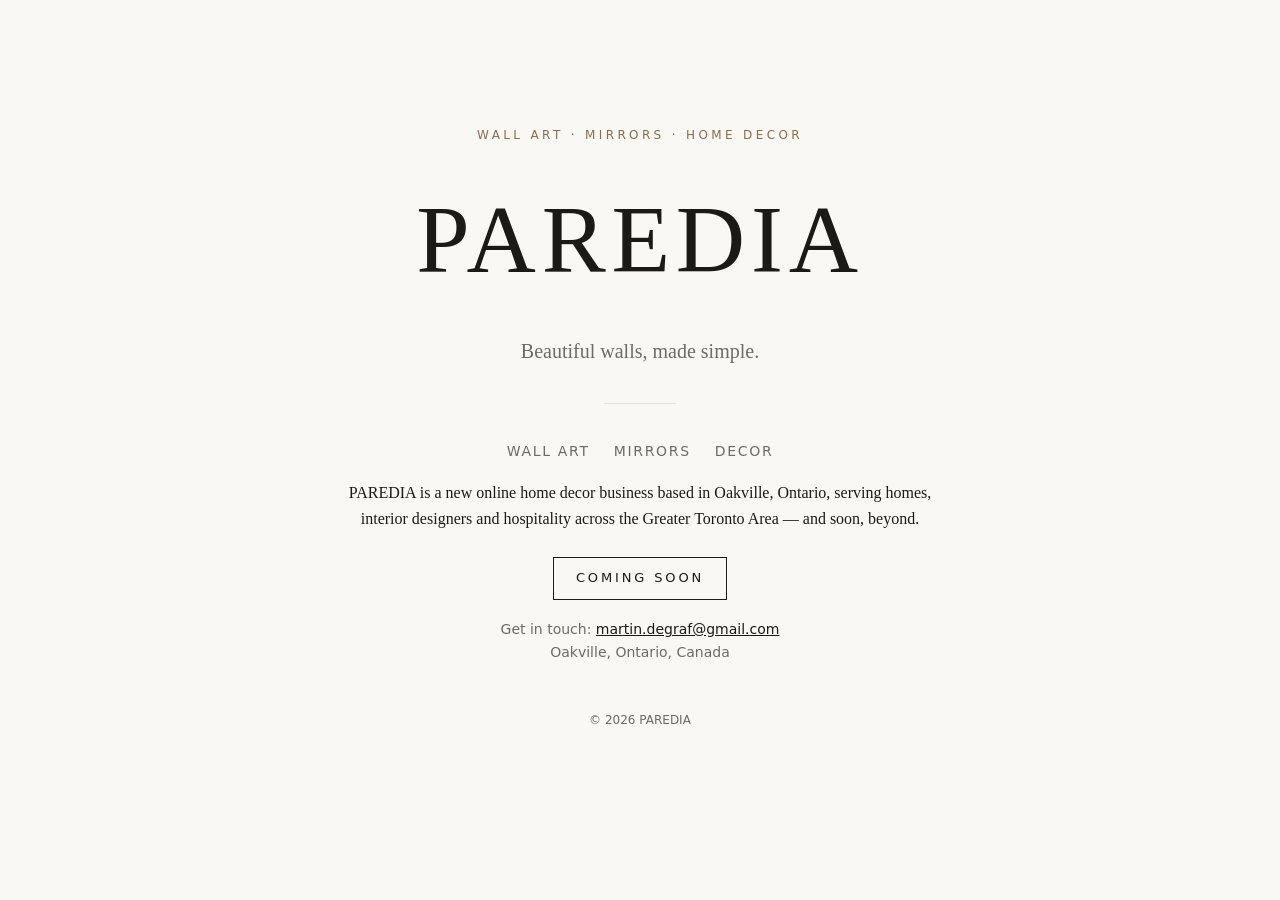
<file: paredia/index.html>
<!DOCTYPE html>
<html lang="en">
<head>
<meta charset="utf-8">
<meta name="viewport" content="width=device-width, initial-scale=1">
<title>PAREDIA — Wall Art, Mirrors &amp; Home Decor</title>
<meta name="description" content="PAREDIA is a new online home decor business based in Oakville, Ontario — wall art, mirrors and decor for homes, designers and hospitality. Coming soon.">
<style>
  :root { --ink:#1c1a17; --muted:#6f6a63; --line:#e6e1da; --accent:#8a6d4b; }
  * { box-sizing:border-box; margin:0; padding:0; }
  body { font-family:Georgia,'Times New Roman',serif; color:var(--ink); background:#faf8f5; line-height:1.6; }
  main { max-width:640px; margin:0 auto; padding:12vh 24px 8vh; text-align:center; }
  .eyebrow { font-family:system-ui,sans-serif; font-size:12px; letter-spacing:.28em; text-transform:uppercase; color:var(--accent); }
  h1 { font-size:clamp(56px,14vw,96px); font-weight:400; letter-spacing:.06em; margin:18px 0 8px; }
  .tagline { font-size:20px; color:var(--muted); }
  hr { border:none; border-top:1px solid var(--line); margin:36px auto; width:72px; }
  .cols { display:flex; gap:24px; justify-content:center; flex-wrap:wrap; font-family:system-ui,sans-serif; font-size:14px; letter-spacing:.12em; text-transform:uppercase; color:var(--muted); }
  p { margin:18px 0; }
  .soon { font-family:system-ui,sans-serif; display:inline-block; border:1px solid var(--ink); padding:10px 22px; font-size:13px; letter-spacing:.22em; text-transform:uppercase; margin-top:8px; }
  .contact { font-family:system-ui,sans-serif; font-size:14px; color:var(--muted); }
  .contact a { color:var(--ink); }
  footer { font-family:system-ui,sans-serif; font-size:12px; color:var(--muted); margin-top:48px; }
</style>
</head>
<body>
<main>
  <p class="eyebrow">Wall art &middot; Mirrors &middot; Home decor</p>
  <h1>PAREDIA</h1>
  <p class="tagline">Beautiful walls, made simple.</p>
  <hr>
  <div class="cols"><span>Wall Art</span><span>Mirrors</span><span>Decor</span></div>
  <p>PAREDIA is a new online home decor business based in Oakville, Ontario, serving homes, interior designers and hospitality across the Greater Toronto Area &mdash; and soon, beyond.</p>
  <p><span class="soon">Coming soon</span></p>
  <p class="contact">Get in touch: <a href="mailto:martin.degraf@gmail.com">martin.degraf@gmail.com</a><br>Oakville, Ontario, Canada</p>
  <footer>&copy; 2026 PAREDIA</footer>
</main>
</body>
</html>
</file>
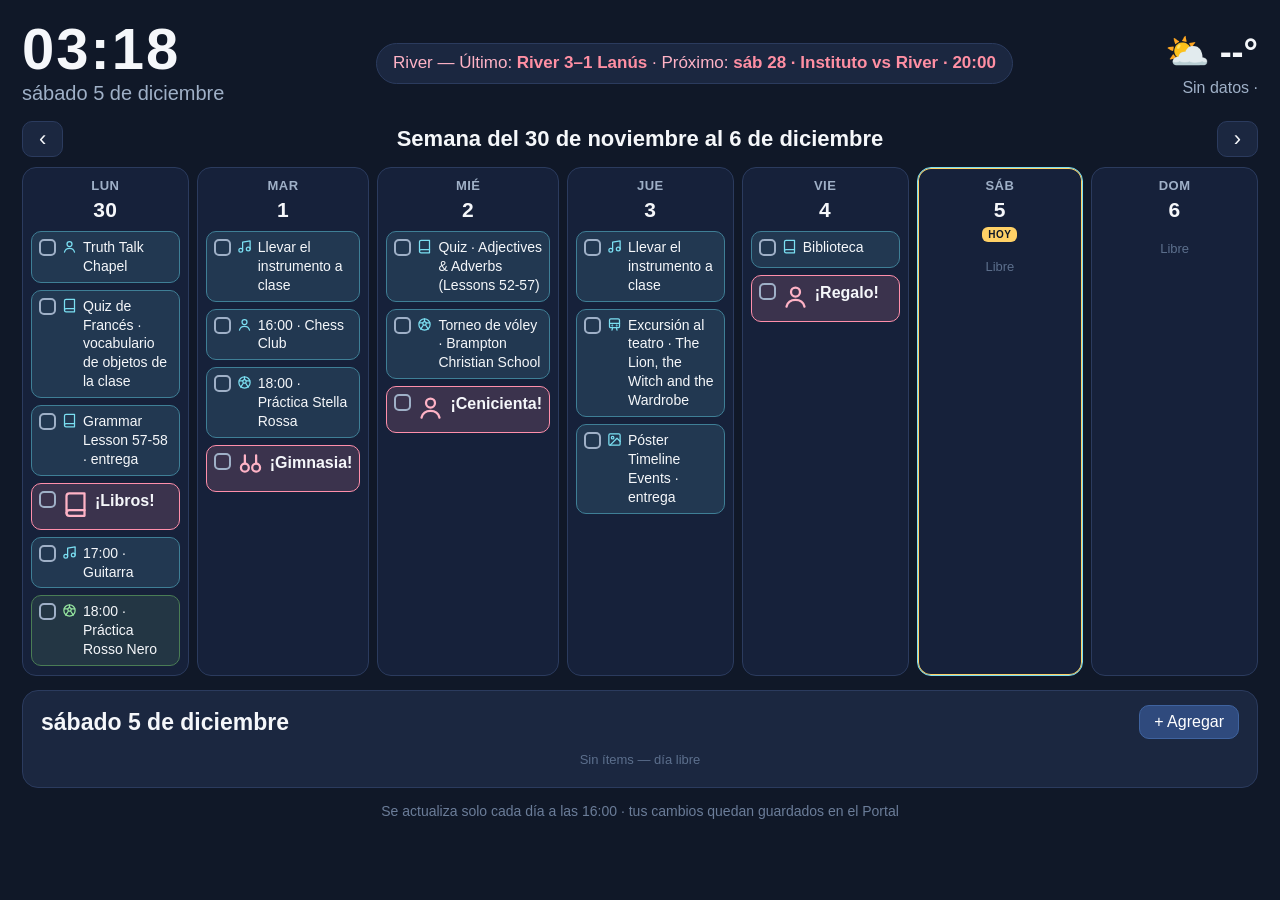
<file: tablon/index.html>
<!DOCTYPE html>
<html lang="es">
<head>
<meta charset="utf-8">
<meta name="viewport" content="width=device-width, initial-scale=1">
<title>Semana</title>
<style>
  * { box-sizing: border-box; margin: 0; padding: 0; }
  html, body { height: 100%; }
  body {
    background: #101828; color: #f5f7fa;
    font-family: -apple-system, "Segoe UI", Roboto, Helvetica, Arial, sans-serif;
    padding: 20px 22px; line-height: 1.35;
    display: flex; flex-direction: column; min-height: 100vh;
  }
  .hd { display: flex; justify-content: space-between; align-items: center; gap: 14px; flex-wrap: wrap; margin-bottom: 12px; }
  .reloj { font-size: 58px; font-weight: 800; letter-spacing: 2px; line-height: 1; }
  .fecha { font-size: 20px; color: #9fb0c7; margin-top: 2px; }
  .riverpill { background: #1b2740; border: 1px solid #2b3b5e; border-radius: 999px; padding: 8px 16px; font-size: 17px; color: #ffb3c6; }
  .riverpill b { color: #ff8fa3; }
  .wx { text-align: right; }
  .wx .t { font-size: 36px; font-weight: 800; }
  .wx .d { font-size: 16px; color: #9fb0c7; }
  .wkbar { display: flex; justify-content: space-between; align-items: center; margin: 2px 0 10px; }
  .wkbar .lbl { font-size: 22px; font-weight: 700; }
  .nav { background: #1b2740; color: #f5f7fa; border: 1px solid #2b3b5e; border-radius: 10px; font-size: 22px; padding: 4px 16px; cursor: pointer; }
  .grid { display: grid; grid-template-columns: repeat(7, 1fr); gap: 8px; }
  .col { background: #16213a; border: 1px solid #2b3b5e; border-radius: 14px; padding: 9px 8px; min-height: 190px; cursor: pointer; }
  .col.today { border-color: #ffd166; box-shadow: 0 0 0 1px #ffd166 inset; }
  .col.sel { border-color: #7bdff2; }
  .col h3 { font-size: 13px; color: #9fb0c7; text-align: center; letter-spacing: .5px; }
  .col h3 b { display: block; font-size: 21px; color: #f5f7fa; margin-top: 1px; }
  .hoy { display: inline-block; background: #ffd166; color: #101828; font-size: 10px; font-weight: 800; border-radius: 6px; padding: 1px 6px; margin-top: 3px; }
  .it { display: flex; gap: 6px; align-items: flex-start; border-radius: 10px; padding: 6px 7px; margin-top: 7px; border: 1px solid; font-size: 14px; }
  .it svg { flex: 0 0 auto; margin-top: 1px; }
  .it.emilia { background: rgba(255,143,171,.16); border-color: #ff8fab; }
  .it.luca { background: rgba(123,223,242,.12); border-color: #3f7f96; }
  .it.familia { background: rgba(150,230,160,.10); border-color: #4a7d55; }
  .it.emilia .cap { font-size: 16px; font-weight: 700; }
  .box { flex: 0 0 auto; width: 17px; height: 17px; border: 2px solid #9fb0c7; border-radius: 5px; display: inline-flex; align-items: center; justify-content: center; margin-top: 1px; background: transparent; cursor: pointer; }
  .box.on { background: #57cc6e; border-color: #57cc6e; color: #fff; }
  .done { opacity: .5; }
  .done .txt { text-decoration: line-through; }
  .libre { color: #5c6f8c; font-size: 13px; text-align: center; margin-top: 16px; }
  .dd { margin-top: 14px; background: #1b2740; border: 1px solid #2b3b5e; border-radius: 16px; padding: 14px 18px; }
  .dd h2 { font-size: 23px; display: flex; justify-content: space-between; align-items: center; }
  .add { background: #2f4a7d; color: #fff; border: 1px solid #3f639f; border-radius: 10px; padding: 7px 14px; font-size: 16px; cursor: pointer; }
  .row { display: flex; align-items: center; gap: 12px; padding: 11px 2px; border-top: 1px solid #2b3b5e; }
  .row .box { width: 27px; height: 27px; border-radius: 7px; }
  .row .txt { font-size: 20px; flex: 1; }
  .row .sub { display: block; font-size: 14px; color: #9fb0c7; }
  .mv { background: transparent; color: #7bdff2; border: 1px solid #3f7f96; border-radius: 9px; padding: 6px 11px; font-size: 14px; cursor: pointer; white-space: nowrap; }
  .del { background: transparent; color: #ff8fa3; border: 1px solid #7d4453; border-radius: 9px; padding: 6px 10px; font-size: 14px; cursor: pointer; }
  .pick { display: flex; gap: 7px; flex-wrap: wrap; padding: 2px 2px 12px 51px; }
  .chip { background: #2f4a7d; color: #fff; border: 1px solid #3f639f; border-radius: 999px; padding: 6px 13px; font-size: 15px; cursor: pointer; }
  .who { font-size: 11px; font-weight: 700; letter-spacing: .4px; padding: 3px 8px; border-radius: 6px; white-space: nowrap; }
  .who.emilia { background: #ff8fab; color: #3a1020; }
  .who.luca { background: #7bdff2; color: #0d2b36; }
  .who.familia { background: #96e6a0; color: #12351a; }
  .form { border-top: 1px solid #2b3b5e; padding-top: 12px; margin-top: 4px; }
  .form input[type=text] { width: 100%; background: #101828; color: #f5f7fa; border: 1px solid #2b3b5e; border-radius: 10px; font-size: 19px; padding: 10px 12px; }
  .frow { display: flex; gap: 7px; flex-wrap: wrap; margin-top: 10px; align-items: center; }
  .frow .lbl2 { font-size: 14px; color: #9fb0c7; margin-right: 2px; }
  .wchip { border: 1px solid #2b3b5e; background: #16213a; color: #f5f7fa; border-radius: 999px; padding: 6px 13px; font-size: 15px; cursor: pointer; }
  .wchip.on-emilia { background: #ff8fab; color: #3a1020; border-color: #ff8fab; }
  .wchip.on-luca { background: #7bdff2; color: #0d2b36; border-color: #7bdff2; }
  .wchip.on-familia { background: #96e6a0; color: #12351a; border-color: #96e6a0; }
  .ichip { border: 1px solid #2b3b5e; background: #16213a; color: #f5f7fa; border-radius: 10px; padding: 6px 8px; cursor: pointer; }
  .ichip.on { border-color: #ffd166; background: #2b3b5e; }
  svg.ic { stroke: currentColor; fill: none; stroke-width: 2; stroke-linecap: round; stroke-linejoin: round; }
  footer { text-align: center; color: #6b7d99; font-size: 14px; margin-top: 14px; }
</style>
</head>
<body>
  <div class="hd">
    <div>
      <div class="reloj" id="reloj">--:--</div>
      <div class="fecha" id="fecha"></div>
    </div>
    <div class="riverpill" id="river"></div>
    <div class="wx">
      <div class="t"><span id="w-icon">⛅</span> <span id="w-temp">--°</span></div>
      <div class="d"><span id="w-desc">Cargando…</span> · <span id="w-range"></span></div>
    </div>
  </div>

  <div class="wkbar">
    <button class="nav" id="prev">‹</button>
    <div class="lbl" id="wklabel"></div>
    <button class="nav" id="next">›</button>
  </div>

  <div class="grid" id="grid"></div>
  <div class="dd" id="dd"></div>

  <footer>Se actualiza solo cada día a las 16:00 · tus cambios quedan guardados en el Portal</footer>

<script>
var GENERATED = "2026-11-27T15:59:59";
var DATA = {"items": [{"d": "2026-11-27", "w": "luca", "i": "book", "t": "Biblioteca"}, {"d": "2026-11-27", "w": "luca", "i": "book", "t": "Grammar Lessons 55-56 · entrega"}, {"d": "2026-11-27", "w": "luca", "i": "book", "t": "WOW words · entrega"}, {"d": "2026-11-27", "w": "luca", "i": "book", "t": "Ficha de datos del planeta · entrega", "u": "Diámetro y distancia al Sol"}, {"d": "2026-11-28", "w": "familia", "i": "ball", "t": "20:00 · Instituto vs River", "u": "Cuartos, Torneo Clausura · Córdoba"}, {"d": "2026-11-30", "w": "luca", "i": "people", "t": "Truth Talk Chapel"}, {"d": "2026-11-30", "w": "luca", "i": "book", "t": "Quiz de Francés · vocabulario de objetos de la clase"}, {"d": "2026-11-30", "w": "luca", "i": "book", "t": "Grammar Lesson 57-58 · entrega"}, {"d": "2026-11-30", "w": "luca", "i": "music", "t": "17:00 · Guitarra"}, {"d": "2026-11-30", "w": "familia", "i": "ball", "t": "18:00 · Práctica Rosso Nero"}, {"d": "2026-11-30", "w": "emilia", "i": "book", "s": "¡Libros!", "t": "Read-at-Home Challenge · completar la tabla"}, {"d": "2026-12-01", "w": "luca", "i": "music", "t": "Llevar el instrumento a clase"}, {"d": "2026-12-01", "w": "luca", "i": "people", "t": "16:00 · Chess Club", "u": "Salón de Mr. Sam"}, {"d": "2026-12-01", "w": "luca", "i": "ball", "t": "18:00 · Práctica Stella Rossa"}, {"d": "2026-12-01", "w": "emilia", "i": "rings", "s": "¡Gimnasia!", "t": "18:00 · Gimnasia (Glen Abbey)"}, {"d": "2026-12-02", "w": "luca", "i": "book", "t": "Quiz · Adjectives & Adverbs (Lessons 52-57)"}, {"d": "2026-12-02", "w": "luca", "i": "ball", "t": "Torneo de vóley · Brampton Christian School"}, {"d": "2026-12-02", "w": "emilia", "i": "people", "s": "¡Cenicienta!", "t": "19:00 · Cenicienta en Hamilton"}, {"d": "2026-12-03", "w": "luca", "i": "music", "t": "Llevar el instrumento a clase"}, {"d": "2026-12-03", "w": "luca", "i": "bus", "t": "Excursión al teatro · The Lion, the Witch and the Wardrobe"}, {"d": "2026-12-03", "w": "luca", "i": "image", "t": "Póster Timeline Events · entrega"}, {"d": "2026-12-04", "w": "luca", "i": "book", "t": "Biblioteca"}, {"d": "2026-12-04", "w": "emilia", "i": "people", "s": "¡Regalo!", "t": "Toy Drive · llevar un juguete nuevo", "u": "Hasta el 4-dic · de 0 a 12 años"}], "river": {"last": "River 3–1 Lanús", "next": "sáb 28 · Instituto vs River · 20:00"}};

var ICONS = {
  leaf: '<path d="M5 19C5 9 13 4 20 4c0 7-5 15-15 15Zm0 0c3-6 7-10 11-12"/>',
  camera: '<rect x="3" y="7" width="18" height="13" rx="2"/><circle cx="12" cy="13" r="3.5"/><path d="M8 7l1.5-2.5h5L16 7"/>',
  barn: '<path d="M3 21V11l9-7 9 7v10"/><path d="M10 21v-6h4v6"/>',
  music: '<path d="M9 18V5l12-2v13"/><circle cx="6" cy="18" r="3"/><circle cx="18" cy="16" r="3"/>',
  book: '<path d="M4 19.5A2.5 2.5 0 0 1 6.5 17H20V2H6.5A2.5 2.5 0 0 0 4 4.5v15z"/><path d="M4 19.5A2.5 2.5 0 0 0 6.5 22H20v-5"/>',
  ball: '<circle cx="12" cy="12" r="9"/><path d="M12 7l3 2.2-1.1 3.6h-3.8L9 9.2zM12 3v4M20.5 9.5 15 9.2M18 19.5l-4.2-6.7M6 19.5l4.2-6.7M3.5 9.5 9 9.2"/>',
  people: '<circle cx="12" cy="8" r="4"/><path d="M4 21c1-4 4-6 8-6s7 2 8 6"/>',
  rings: '<path d="M7 2v7M17 2v7"/><circle cx="7" cy="13" r="3.5"/><circle cx="17" cy="13" r="3.5"/>',
  image: '<rect x="3" y="3" width="18" height="18" rx="2"/><circle cx="9" cy="9" r="2"/><path d="M21 15l-5-5L5 21"/>',
  shirt: '<path d="M4 5l5-2.5C9.7 3.6 10.8 4 12 4s2.3-.4 3-1.5L20 5l-2 4.5L16 8v12H8V8L6 9.5z"/>',
  note: '<path d="M5 4h14M5 9h14M5 14h9"/>',
  bus: '<rect x="4" y="3" width="16" height="14" rx="2"/><path d="M4 10h16"/><path d="M8 21l1-4M16 21l-1-4"/><circle cx="8.5" cy="13.5" r=".5"/><circle cx="15.5" cy="13.5" r=".5"/>',
  check: '<path d="M4 12.5l5 5L20 6.5"/>'
};
function ic(n, s) { return '<svg class="ic" width="' + s + '" height="' + s + '" viewBox="0 0 24 24">' + (ICONS[n] || ICONS.note) + '</svg>'; }

var DOW = ['domingo','lunes','martes','miércoles','jueves','viernes','sábado'];
var DOWS = ['DOM','LUN','MAR','MIÉ','JUE','VIE','SÁB'];
var MON = ['enero','febrero','marzo','abril','mayo','junio','julio','agosto','septiembre','octubre','noviembre','diciembre'];
var WHO_LBL = { emilia: 'EMILIA', luca: 'LUCA', familia: 'FAMILIA' };
var WHO_CLR = { emilia: '#ffb3c6', luca: '#7bdff2', familia: '#96e6a0' };

function pad(n) { return String(n).padStart(2, '0'); }
function isoOf(dt) { return dt.getFullYear() + '-' + pad(dt.getMonth() + 1) + '-' + pad(dt.getDate()); }
function parseISO(s) { var p = s.split('-'); return new Date(+p[0], +p[1] - 1, +p[2]); }
function mondayOf(dt) { var x = new Date(dt.getFullYear(), dt.getMonth(), dt.getDate()); var dow = (x.getDay() + 6) % 7; x.setDate(x.getDate() - dow); return x; }
function slug(s) { return s.toLowerCase().normalize('NFD').replace(/[̀-ͯ]/g, '').replace(/[^a-z0-9]+/g, '-').replace(/^-+|-+$/g, '').slice(0, 48); }

/* ---------- estado del usuario (persiste en el Portal) ---------- */
var LS = 'semana-v1';
var store = { done: {}, moves: {}, added: [], sel: null };
try {
  var raw = localStorage.getItem(LS);
  if (raw) { var p = JSON.parse(raw); if (p && typeof p === 'object') { store.done = p.done || {}; store.moves = p.moves || {}; store.added = p.added || []; store.sel = p.sel || null; } }
} catch (e) {}
function persist() { try { localStorage.setItem(LS, JSON.stringify(store)); } catch (e) {} }

/* ---------- ítems efectivos (base + cambios) ---------- */
(function assignIds() {
  var seen = {};
  DATA.items.forEach(function (it) {
    var base = it.w + '|' + it.d + '|' + slug(it.t);
    seen[base] = (seen[base] || 0) + 1;
    it.id = seen[base] > 1 ? base + '#' + seen[base] : base;
  });
})();
function effItems() {
  var out = [];
  DATA.items.forEach(function (it) {
    var d = store.moves[it.id] || it.d;
    out.push({ id: it.id, d: d, w: it.w, i: it.i, s: it.s || '', t: it.t, u: it.u || '', own: false });
  });
  store.added.forEach(function (a) { out.push({ id: a.id, d: a.d, w: a.w, i: a.i, s: a.s || '', t: a.t, u: '', own: true }); });
  return out;
}
function sortKey(it) {
  var m = /^(\d{1,2}):(\d{2})/.exec(it.t);
  return m ? (+m[1]) * 60 + (+m[2]) : -1;
}
function byDay(items) {
  var map = {};
  items.forEach(function (it) { (map[it.d] = map[it.d] || []).push(it); });
  Object.keys(map).forEach(function (k) { map[k].sort(function (a, b) { return sortKey(a) - sortKey(b); }); });
  return map;
}

/* ---------- vista ---------- */
var weekOffset = 0;
var pickId = null;
var formOpen = false, formWho = 'familia', formIcon = 'note';

function dispMonday() { var m = mondayOf(new Date()); m.setDate(m.getDate() + weekOffset * 7); return m; }
function weekDays(mon) { var out = []; for (var i = 0; i < 7; i++) { var d = new Date(mon); d.setDate(mon.getDate() + i); out.push(d); } return out; }
function selDay() { return store.sel || isoOf(new Date()); }

function boxHTML(id, sz) {
  var on = !!store.done[id];
  return '<span class="box' + (on ? ' on' : '') + '"' + (sz ? ' style="width:' + sz + 'px;height:' + sz + 'px"' : '') + '>' + (on ? ic('check', sz ? 16 : 11) : '') + '</span>';
}

function render() {
  var items = effItems();
  var map = byDay(items);
  var mon = dispMonday();
  var days = weekDays(mon);
  var todayISO = isoOf(new Date());
  var sel = selDay();

  var sun = days[6];
  document.getElementById('wklabel').textContent = (mon.getMonth() === sun.getMonth())
    ? 'Semana del ' + mon.getDate() + ' al ' + sun.getDate() + ' de ' + MON[mon.getMonth()]
    : 'Semana del ' + mon.getDate() + ' de ' + MON[mon.getMonth()] + ' al ' + sun.getDate() + ' de ' + MON[sun.getMonth()];

  var g = '';
  days.forEach(function (dt) {
    var iso = isoOf(dt);
    g += '<div class="col' + (iso === todayISO ? ' today' : '') + (iso === sel ? ' sel' : '') + '" data-day="' + iso + '"><h3>' + DOWS[dt.getDay()] + '<b>' + dt.getDate() + '</b>' + (iso === todayISO ? '<span class="hoy">HOY</span>' : '') + '</h3>';
    var list = map[iso] || [];
    if (!list.length) g += '<div class="libre">Libre</div>';
    list.forEach(function (it) {
      var on = !!store.done[it.id];
      if (it.w === 'emilia') {
        g += '<div class="it emilia' + (on ? ' done' : '') + '"><span data-act="toggle" data-id="' + it.id + '">' + boxHTML(it.id) + '</span><span style="color:#ffb3c6">' + ic(it.i, 27) + '</span><span class="txt cap">' + (it.s || it.t) + '</span></div>';
      } else {
        g += '<div class="it ' + it.w + (on ? ' done' : '') + '"><span data-act="toggle" data-id="' + it.id + '">' + boxHTML(it.id) + '</span><span style="color:' + WHO_CLR[it.w] + '">' + ic(it.i, 15) + '</span><span class="txt">' + it.t + '</span></div>';
      }
    });
    g += '</div>';
  });
  document.getElementById('grid').innerHTML = g;

  /* drill-down del día elegido */
  var sdt = parseISO(sel);
  var h = '<h2>' + DOW[sdt.getDay()] + ' ' + sdt.getDate() + ' de ' + MON[sdt.getMonth()] + '<button class="add" data-act="add">+ Agregar</button></h2>';
  var list = map[sel] || [];
  if (!list.length) h += '<div class="libre" style="margin:12px 0 4px">Sin ítems — día libre</div>';
  list.forEach(function (it) {
    var on = !!store.done[it.id];
    h += '<div class="row' + (on ? ' done' : '') + '"><span data-act="toggle" data-id="' + it.id + '" style="cursor:pointer">' + boxHTML(it.id, 27) + '</span>';
    if (it.w === 'emilia') h += '<span style="color:#ffb3c6">' + ic(it.i, 42) + '</span>';
    else h += '<span style="color:' + WHO_CLR[it.w] + '">' + ic(it.i, 26) + '</span>';
    h += '<span class="txt">' + it.t + (it.u ? '<span class="sub">' + it.u + '</span>' : '') + '</span><span class="who ' + it.w + '">' + WHO_LBL[it.w] + '</span>';
    h += '<button class="mv" data-act="pick" data-id="' + it.id + '">Mover</button>';
    if (it.own) h += '<button class="del" data-act="del" data-id="' + it.id + '">✕</button>';
    h += '</div>';
    if (pickId === it.id) {
      var mon2 = mondayOf(sdt);
      h += '<div class="pick">';
      weekDays(mon2).forEach(function (dt2) {
        var iso2 = isoOf(dt2);
        if (iso2 !== sel) h += '<span class="chip" data-act="move" data-id="' + it.id + '" data-to="' + iso2 + '">' + DOWS[dt2.getDay()] + ' ' + dt2.getDate() + '</span>';
      });
      h += '</div>';
    }
  });
  if (formOpen) {
    h += '<div class="form"><input type="text" id="f-text" placeholder="¿Qué hay que recordar?">';
    h += '<div class="frow"><span class="lbl2">Para:</span>';
    ['emilia', 'luca', 'familia'].forEach(function (w) {
      h += '<span class="wchip' + (formWho === w ? ' on-' + w : '') + '" data-act="fwho" data-w="' + w + '">' + WHO_LBL[w] + '</span>';
    });
    h += '</div><div class="frow"><span class="lbl2">Dibujo:</span>';
    Object.keys(ICONS).forEach(function (k) {
      if (k === 'check') return;
      h += '<span class="ichip' + (formIcon === k ? ' on' : '') + '" data-act="ficon" data-i="' + k + '">' + ic(k, 20) + '</span>';
    });
    h += '</div><div class="frow"><button class="add" data-act="save">Guardar</button><button class="mv" data-act="cancel">Cancelar</button></div></div>';
  }
  document.getElementById('dd').innerHTML = h;
}

/* ---------- acciones ---------- */
document.addEventListener('click', function (ev) {
  var el = ev.target;
  while (el && !el.getAttribute('data-act') && !el.getAttribute('data-day')) el = el.parentElement;
  if (!el) return;
  var act = el.getAttribute('data-act');
  var day = el.getAttribute('data-day');
  if (day && !act) { store.sel = day; pickId = null; persist(); render(); return; }
  if (!act) return;
  var id = el.getAttribute('data-id');
  if (act === 'toggle') {
    if (store.done[id]) delete store.done[id]; else store.done[id] = true;
    persist(); render();
  } else if (act === 'pick') {
    pickId = (pickId === id ? null : id); render();
  } else if (act === 'move') {
    var to = el.getAttribute('data-to');
    var found = false;
    for (var i = 0; i < store.added.length; i++) if (store.added[i].id === id) { store.added[i].d = to; found = true; }
    if (!found) store.moves[id] = to;
    store.sel = to; pickId = null; persist(); render();
  } else if (act === 'del') {
    store.added = store.added.filter(function (a) { return a.id !== id; });
    delete store.done[id]; persist(); render();
  } else if (act === 'add') {
    formOpen = true; render();
    var inp = document.getElementById('f-text'); if (inp) inp.focus();
  } else if (act === 'cancel') {
    formOpen = false; render();
  } else if (act === 'fwho') {
    formWho = el.getAttribute('data-w'); render();
    var inp2 = document.getElementById('f-text'); if (inp2) inp2.focus();
  } else if (act === 'ficon') {
    formIcon = el.getAttribute('data-i'); render();
  } else if (act === 'save') {
    var inp3 = document.getElementById('f-text');
    var txt = inp3 ? inp3.value.trim() : '';
    if (txt) {
      store.added.push({ id: 'u' + Date.now(), d: selDay(), w: formWho, i: formIcon, s: '', t: txt });
      persist();
    }
    formOpen = false; render();
  }
});
document.getElementById('prev').addEventListener('click', function () { weekOffset--; render(); });
document.getElementById('next').addEventListener('click', function () { weekOffset++; render(); });

/* ---------- encabezado: fecha, River, reloj, clima ---------- */
(function head() {
  var now = new Date();
  document.getElementById('fecha').textContent = DOW[now.getDay()] + ' ' + now.getDate() + ' de ' + MON[now.getMonth()];
  if (DATA.river) document.getElementById('river').innerHTML = 'River — Último: <b>' + DATA.river.last + '</b> · Próximo: <b>' + DATA.river.next + '</b>';
})();
function tick() { try { var d = new Date(); document.getElementById('reloj').textContent = pad(d.getHours()) + ':' + pad(d.getMinutes()); } catch (e) {} }
tick(); setInterval(tick, 15000);
function clima() {
  fetch('https://api.open-meteo.com/v1/forecast?latitude=43.45&longitude=-79.68&current=temperature_2m,weather_code&daily=temperature_2m_max,temperature_2m_min&timezone=America%2FToronto&forecast_days=1')
    .then(function (r) { return r.json(); })
    .then(function (d) {
      var map = { 0: ['☀️', 'Despejado'], 1: ['🌤️', 'Mayormente despejado'], 2: ['⛅', 'Parcialmente nublado'], 3: ['☁️', 'Nublado'], 45: ['🌫️', 'Niebla'], 48: ['🌫️', 'Niebla'], 51: ['🌦️', 'Llovizna'], 53: ['🌦️', 'Llovizna'], 55: ['🌦️', 'Llovizna'], 61: ['🌧️', 'Lluvia'], 63: ['🌧️', 'Lluvia'], 65: ['🌧️', 'Lluvia fuerte'], 71: ['🌨️', 'Nieve'], 73: ['🌨️', 'Nieve'], 75: ['❄️', 'Nieve fuerte'], 80: ['🌦️', 'Chaparrones'], 81: ['🌦️', 'Chaparrones'], 82: ['🌧️', 'Chaparrones fuertes'], 95: ['⛈️', 'Tormenta'] };
      var m = map[d.current.weather_code] || ['🌡️', ''];
      document.getElementById('w-icon').textContent = m[0];
      document.getElementById('w-temp').textContent = Math.round(d.current.temperature_2m) + '°C';
      document.getElementById('w-desc').textContent = m[1];
      document.getElementById('w-range').textContent = 'Máx ' + Math.round(d.daily.temperature_2m_max[0]) + '° · Mín ' + Math.round(d.daily.temperature_2m_min[0]) + '°';
    })
    .catch(function () { document.getElementById('w-desc').textContent = 'Sin datos'; });
}
clima(); setInterval(clima, 600000);

/* ---------- auto-actualización cuando el cron publica datos nuevos ---------- */
setInterval(function () {
  fetch(location.href, { cache: 'no-store' }).then(function (r) { return r.text(); }).then(function (tx) {
    var m = tx.match(/var GENERATED = "([^"]+)"/);
    if (m && m[1] !== GENERATED) location.reload();
  }).catch(function () {});
}, 600000);

if (!store.sel) { store.sel = isoOf(new Date()); persist(); }
render();
</script>
</body>
</html>
</file>
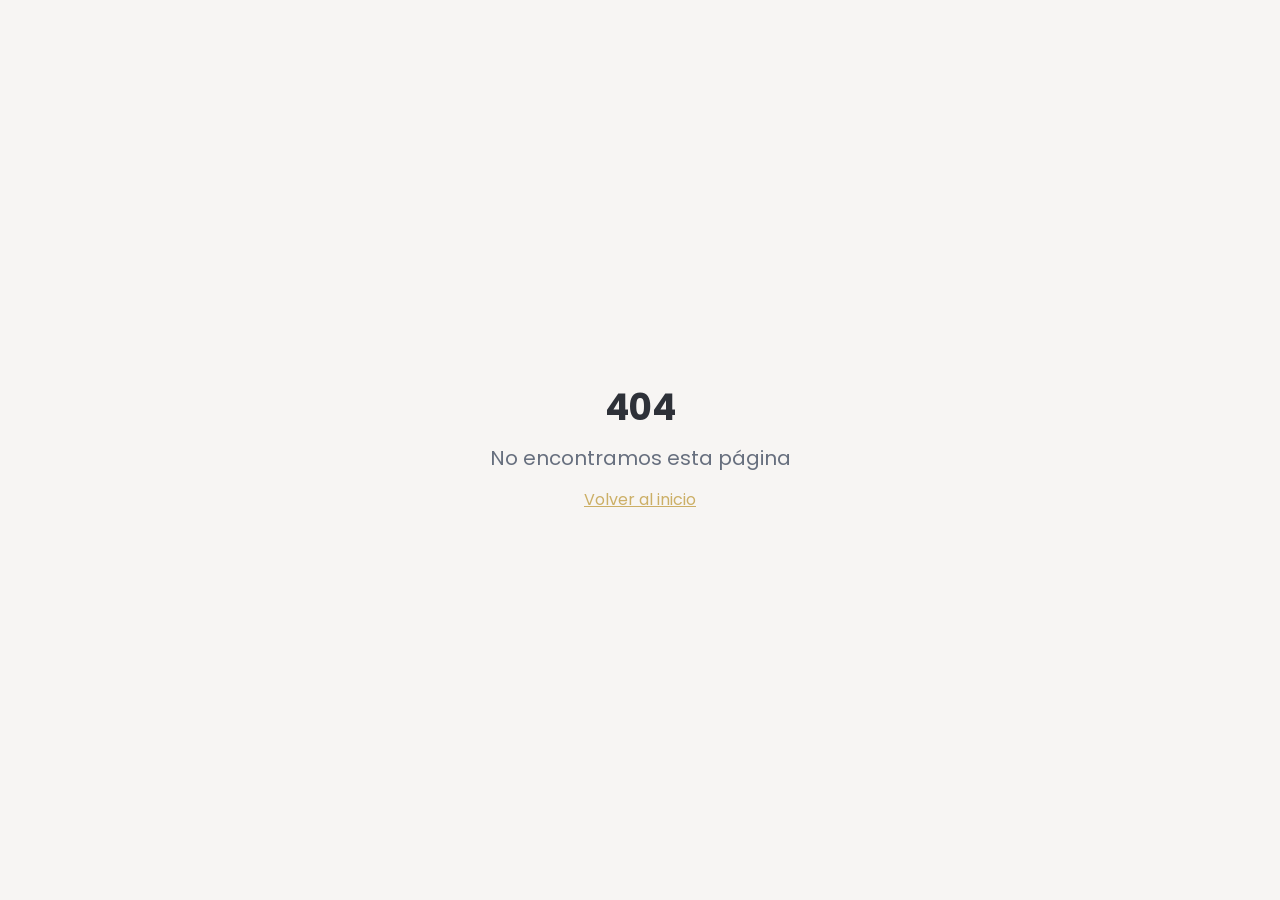
<file: centro-capilar-sitio/mantenimiento-protesis-capilares-belgrano/index.html>
<!doctype html>
<html lang="es-AR">
  <head>
    <meta charset="UTF-8" />
    <meta name="viewport" content="width=device-width, initial-scale=1.0, maximum-scale=5.0" />
    <meta name="theme-color" content="#C9A962" />
    <meta name="apple-mobile-web-app-capable" content="yes" />
    <meta name="apple-mobile-web-app-status-bar-style" content="default" />
    <meta name="format-detection" content="telephone=no" />

    <!-- Google Tag Manager -->
    <script>(function(w,d,s,l,i){w[l]=w[l]||[];w[l].push({'gtm.start':
    new Date().getTime(),event:'gtm.js'});var f=d.getElementsByTagName(s)[0],
    j=d.createElement(s),dl=l!='dataLayer'?'&l='+l:'';j.async=true;j.src=
    'https://www.googletagmanager.com/gtm.js?id='+i+dl;f.parentNode.insertBefore(j,f);
    })(window,document,'script','dataLayer','GTM-5RJ393BG');</script>
    <!-- End Google Tag Manager -->

    <!-- Page metadata is rendered from React during the production build. -->

    <!-- Google tag (gtag.js) -->
    <script async src="https://www.googletagmanager.com/gtag/js?id=G-G3WGCE67SE"></script>
    <script>
      window.dataLayer = window.dataLayer || [];
      function gtag(){dataLayer.push(arguments);}
      gtag('js', new Date());
      gtag('config', 'G-G3WGCE67SE');
      gtag('config', 'AW-16725993690');
    </script>

    <script type="module" crossorigin src="/centro-capilar-sitio/assets/index-BfVuCqCd.js"></script>
    <link rel="stylesheet" crossorigin href="/centro-capilar-sitio/assets/index-BpMNy049.css">
  <title data-rh="true">Mantenimiento de Prótesis Capilares en Belgrano | CABA</title>
<meta data-rh="true" name="description" content="Mantenimiento de prótesis capilares en Belgrano, CABA. Consulta sobre limpieza, recolocación y cuidados de tu sistema capilar. Atención privada con turno previo."/><meta data-rh="true" name="robots" content="index, follow"/><meta data-rh="true" property="og:title" content="Mantenimiento de Prótesis Capilares en Belgrano | CABA"/><meta data-rh="true" property="og:description" content="Mantenimiento de prótesis capilares en Belgrano, CABA. Consulta sobre limpieza, recolocación y cuidados de tu sistema capilar. Atención privada con turno previo."/><meta data-rh="true" property="og:type" content="website"/><meta data-rh="true" property="og:url" content="https://centrocapilarbelgrano.com/mantenimiento-protesis-capilares-belgrano/"/><meta data-rh="true" property="og:site_name" content="Centro Capilar Belgrano"/><meta data-rh="true" property="og:locale" content="es_AR"/>
<link data-rh="true" rel="canonical" href="https://centrocapilarbelgrano.com/mantenimiento-protesis-capilares-belgrano/"/><link data-rh="true" rel="alternate" hrefLang="es-AR" href="https://centrocapilarbelgrano.com/mantenimiento-protesis-capilares-belgrano/"/>
<script data-rh="true" type="application/ld+json">{"@context":"https://schema.org","@type":"Service","name":"Mantenimiento de prótesis capilares en Belgrano","description":"Mantenimiento de prótesis capilares en Belgrano, CABA. Consulta sobre limpieza, recolocación y cuidados de tu sistema capilar. Atención privada con turno previo.","url":"https://centrocapilarbelgrano.com/mantenimiento-protesis-capilares-belgrano/","areaServed":{"@type":"City","name":"Buenos Aires"},"provider":{"@id":"https://centrocapilarbelgrano.com/#business"}}</script><script data-rh="true" type="application/ld+json">{"@context":"https://schema.org","@type":"FAQPage","mainEntity":[{"@type":"Question","name":"¿Cada cuánto tiempo se realiza el mantenimiento?","acceptedAnswer":{"@type":"Answer","text":"La frecuencia depende del sistema, la fijación y tu rutina. En la consulta te indicamos un plan de cuidado y cuándo conviene coordinar la próxima visita."}},{"@type":"Question","name":"¿El mantenimiento incluye una renovación?","acceptedAnswer":{"@type":"Answer","text":"La renovación se evalúa según el estado y la vida útil de la pieza. Durante la visita podés consultar las alternativas disponibles y el presupuesto correspondiente."}},{"@type":"Question","name":"¿Dónde se realiza el mantenimiento?","acceptedAnswer":{"@type":"Answer","text":"La atención se realiza con turno previo en Moldes 3091, C1429, Belgrano, Ciudad Autónoma de Buenos Aires."}}]}</script>
</head>

  <body>
    <!-- Google Tag Manager (noscript) -->
    <noscript><iframe src="https://www.googletagmanager.com/ns.html?id=GTM-5RJ393BG"
    height="0" width="0" style="display:none;visibility:hidden"></iframe></noscript>
    <!-- End Google Tag Manager (noscript) -->

    <div id="root"><div role="region" aria-label="Notifications (F8)" tabindex="-1" style="pointer-events:none"><ol tabindex="-1" class="fixed top-0 z-[100] flex max-h-screen w-full flex-col-reverse p-4 sm:bottom-0 sm:right-0 sm:top-auto sm:flex-col md:max-w-[420px]"></ol></div><section aria-label="Notifications alt+T" tabindex="-1" aria-live="polite" aria-relevant="additions text" aria-atomic="false"></section><header class="fixed top-0 left-0 right-0 z-40 transition-all duration-300 bg-background/95 backdrop-blur-md shadow-soft"><div class="section-container"><div class="flex items-center justify-between h-16 md:h-20"><a href="/#inicio" class="flex items-center gap-2"><span class="text-xl md:text-2xl font-semibold transition-colors text-foreground">Centro Capilar<span class="text-gold"> Belgrano</span></span></a><nav class="hidden md:flex items-center gap-8"><a href="/#resultados" class="text-sm font-medium transition-colors hover:text-gold text-foreground">Resultados</a><a href="/#como-funciona" class="text-sm font-medium transition-colors hover:text-gold text-foreground">Cómo funciona</a><a href="/#servicios" class="text-sm font-medium transition-colors hover:text-gold text-foreground">Servicios</a><a href="/protesis-hombre/" class="text-sm font-medium transition-colors hover:text-gold text-foreground">Prótesis Capilar</a><a href="/#opiniones" class="text-sm font-medium transition-colors hover:text-gold text-foreground">Opiniones</a><a href="/#faq" class="text-sm font-medium transition-colors hover:text-gold text-foreground">Preguntas</a><a href="/#contacto" class="text-sm font-medium transition-colors hover:text-gold text-foreground">Contacto</a><a href="/#contacto" class="btn-gold text-sm py-2 px-4">Consulta Gratis</a></nav><button class="md:hidden p-2 transition-colors text-foreground" aria-label="Abrir menú" aria-expanded="false"><svg xmlns="http://www.w3.org/2000/svg" width="24" height="24" viewBox="0 0 24 24" fill="none" stroke="currentColor" stroke-width="2" stroke-linecap="round" stroke-linejoin="round" class="lucide lucide-menu"><line x1="4" x2="20" y1="12" y2="12"></line><line x1="4" x2="20" y1="6" y2="6"></line><line x1="4" x2="20" y1="18" y2="18"></line></svg></button></div></div></header><a href="https://wa.me/5491133880405?text=Hola%2C%20me%20gustar%C3%ADa%20consultar%20sobre%20pr%C3%B3tesis%20capilares%20en%20Belgrano." target="_blank" rel="noopener noreferrer" class="floating-whatsapp" aria-label="Contactar por WhatsApp al +54 9 11 3388-0405"><span class="whatsapp-pulse" aria-hidden="true"></span><span class="whatsapp-tooltip">¡Escribinos!</span><svg xmlns="http://www.w3.org/2000/svg" viewBox="0 0 24 24" class="w-7 h-7" fill="white" aria-hidden="true"><path d="M17.472 14.382c-.297-.149-1.758-.867-2.03-.967-.273-.099-.471-.148-.67.15-.197.297-.767.966-.94 1.164-.173.199-.347.223-.644.075-.297-.15-1.255-.463-2.39-1.475-.883-.788-1.48-1.761-1.653-2.059-.173-.297-.018-.458.13-.606.134-.133.298-.347.446-.52.149-.174.198-.298.298-.497.099-.198.05-.371-.025-.52-.075-.149-.669-1.612-.916-2.207-.242-.579-.487-.5-.669-.51-.173-.008-.371-.01-.57-.01-.198 0-.52.074-.792.372-.272.297-1.04 1.016-1.04 2.479 0 1.462 1.065 2.875 1.213 3.074.149.198 2.096 3.2 5.077 4.487.709.306 1.262.489 1.694.625.712.227 1.36.195 1.871.118.571-.085 1.758-.719 2.006-1.413.248-.694.248-1.289.173-1.413-.074-.124-.272-.198-.57-.347m-5.421 7.403h-.004a9.87 9.87 0 01-5.031-1.378l-.361-.214-3.741.982.998-3.648-.235-.374a9.86 9.86 0 01-1.51-5.26c.001-5.45 4.436-9.884 9.888-9.884 2.64 0 5.122 1.03 6.988 2.898a9.825 9.825 0 012.893 6.994c-.003 5.45-4.437 9.884-9.885 9.884m8.413-18.297A11.815 11.815 0 0012.05 0C5.495 0 .16 5.335.157 11.892c0 2.096.547 4.142 1.588 5.945L.057 24l6.305-1.654a11.882 11.882 0 005.683 1.448h.005c6.554 0 11.89-5.335 11.893-11.893a11.821 11.821 0 00-3.48-8.413z"></path></svg></a><main><section class="bg-gradient-to-br from-background via-muted to-background pt-32 pb-20 md:pt-40 md:pb-28"><div class="section-container max-w-4xl text-center"><span class="inline-block text-gold font-medium text-sm uppercase tracking-wider mb-5">Cuidado de sistemas capilares</span><h1 class="text-4xl md:text-5xl font-semibold text-foreground leading-tight mb-6">Mantenimiento de prótesis capilares en Belgrano</h1><p class="text-lg text-muted-foreground leading-relaxed max-w-3xl mx-auto">El mantenimiento ayuda a conservar la comodidad, la higiene y el aspecto de un sistema capilar. En la consulta revisamos tu pieza y te orientamos sobre los cuidados que requiere según su tipo y uso.</p><a href="https://wa.me/5491133880405?text=Hola%2C%20quiero%20consultar%20por%20mantenimiento%20de%20pr%C3%B3tesis%20capilares%20en%20Belgrano." target="_blank" rel="noopener noreferrer" class="btn-gold mt-8">Pedir una consulta<svg xmlns="http://www.w3.org/2000/svg" width="18" height="18" viewBox="0 0 24 24" fill="none" stroke="currentColor" stroke-width="2" stroke-linecap="round" stroke-linejoin="round" class="lucide lucide-arrow-right"><path d="M5 12h14"></path><path d="m12 5 7 7-7 7"></path></svg></a></div></section><section class="py-16 md:py-24 bg-background"><div class="section-container max-w-4xl space-y-12"><section><h2 class="text-2xl md:text-3xl font-semibold text-foreground mb-5">Por qué el mantenimiento es parte del proceso</h2><p class="text-muted-foreground leading-relaxed mb-4">Cada sistema capilar requiere una rutina acorde a su base, a la forma de fijación y a las actividades de la persona. Por eso la frecuencia de las visitas se define de manera personalizada.</p><p class="text-muted-foreground leading-relaxed mb-4">Una visita de mantenimiento permite revisar el estado general de la pieza y resolver dudas sobre su cuidado cotidiano.</p></section><section><h2 class="text-2xl md:text-3xl font-semibold text-foreground mb-5">Qué se revisa durante una visita</h2><ul class="space-y-3"><li class="flex gap-3 text-muted-foreground"><svg xmlns="http://www.w3.org/2000/svg" width="24" height="24" viewBox="0 0 24 24" fill="none" stroke="currentColor" stroke-width="2" stroke-linecap="round" stroke-linejoin="round" class="lucide lucide-check w-5 h-5 text-gold shrink-0 mt-0.5"><path d="M20 6 9 17l-5-5"></path></svg><span>La limpieza y el estado general del sistema capilar.</span></li><li class="flex gap-3 text-muted-foreground"><svg xmlns="http://www.w3.org/2000/svg" width="24" height="24" viewBox="0 0 24 24" fill="none" stroke="currentColor" stroke-width="2" stroke-linecap="round" stroke-linejoin="round" class="lucide lucide-check w-5 h-5 text-gold shrink-0 mt-0.5"><path d="M20 6 9 17l-5-5"></path></svg><span>La recolocación, cuando corresponde según el tipo de fijación.</span></li><li class="flex gap-3 text-muted-foreground"><svg xmlns="http://www.w3.org/2000/svg" width="24" height="24" viewBox="0 0 24 24" fill="none" stroke="currentColor" stroke-width="2" stroke-linecap="round" stroke-linejoin="round" class="lucide lucide-check w-5 h-5 text-gold shrink-0 mt-0.5"><path d="M20 6 9 17l-5-5"></path></svg><span>Los cuidados recomendados para tu rutina diaria.</span></li><li class="flex gap-3 text-muted-foreground"><svg xmlns="http://www.w3.org/2000/svg" width="24" height="24" viewBox="0 0 24 24" fill="none" stroke="currentColor" stroke-width="2" stroke-linecap="round" stroke-linejoin="round" class="lucide lucide-check w-5 h-5 text-gold shrink-0 mt-0.5"><path d="M20 6 9 17l-5-5"></path></svg><span>La conveniencia de planificar una renovación cuando la pieza llega al final de su vida útil.</span></li></ul></section><section><h2 class="text-2xl md:text-3xl font-semibold text-foreground mb-5">Coordiná tu mantenimiento en CABA</h2><p class="text-muted-foreground leading-relaxed mb-4">Atendemos con turno previo en Moldes 3091, Belgrano. Antes de tu visita podés escribirnos por WhatsApp y contarnos si es tu primera consulta, si ya usás una prótesis o si necesitás evaluar una renovación.</p><p class="text-muted-foreground leading-relaxed mb-4">La frecuencia, los cuidados y los costos se informan de acuerdo con el sistema y la situación de cada persona.</p></section></div></section><section class="py-16 md:py-20 bg-beige"><div class="section-container max-w-4xl"><h2 class="text-2xl md:text-3xl font-semibold text-foreground text-center mb-8">Preguntas frecuentes</h2><div class="space-y-4"><details class="group rounded-xl bg-background border border-border px-5"><summary class="cursor-pointer py-5 font-medium text-foreground flex justify-between gap-4">¿Cada cuánto tiempo se realiza el mantenimiento?<span class="text-gold group-open:rotate-180 transition-transform">▼</span></summary><p class="pb-5 text-muted-foreground leading-relaxed">La frecuencia depende del sistema, la fijación y tu rutina. En la consulta te indicamos un plan de cuidado y cuándo conviene coordinar la próxima visita.</p></details><details class="group rounded-xl bg-background border border-border px-5"><summary class="cursor-pointer py-5 font-medium text-foreground flex justify-between gap-4">¿El mantenimiento incluye una renovación?<span class="text-gold group-open:rotate-180 transition-transform">▼</span></summary><p class="pb-5 text-muted-foreground leading-relaxed">La renovación se evalúa según el estado y la vida útil de la pieza. Durante la visita podés consultar las alternativas disponibles y el presupuesto correspondiente.</p></details><details class="group rounded-xl bg-background border border-border px-5"><summary class="cursor-pointer py-5 font-medium text-foreground flex justify-between gap-4">¿Dónde se realiza el mantenimiento?<span class="text-gold group-open:rotate-180 transition-transform">▼</span></summary><p class="pb-5 text-muted-foreground leading-relaxed">La atención se realiza con turno previo en Moldes 3091, C1429, Belgrano, Ciudad Autónoma de Buenos Aires.</p></details></div></div></section><section class="py-16 md:py-20 bg-background"><div class="section-container max-w-3xl text-center"><svg xmlns="http://www.w3.org/2000/svg" width="24" height="24" viewBox="0 0 24 24" fill="none" stroke="currentColor" stroke-width="2" stroke-linecap="round" stroke-linejoin="round" class="lucide lucide-map-pin w-8 h-8 text-gold mx-auto mb-4"><path d="M20 10c0 4.993-5.539 10.193-7.399 11.799a1 1 0 0 1-1.202 0C9.539 20.193 4 14.993 4 10a8 8 0 0 1 16 0"></path><circle cx="12" cy="10" r="3"></circle></svg><h2 class="text-2xl md:text-3xl font-semibold text-foreground mb-4">Atención en Belgrano</h2><p class="text-muted-foreground leading-relaxed mb-2">Moldes 3091, C1429, Belgrano, CABA</p><p class="text-muted-foreground leading-relaxed mb-7">Atendemos con turno previo en un espacio privado con un único puesto de atención.</p><a href="/#contacto" class="btn-outline-gold">Ver ubicación y contacto</a></div></section></main><footer class="bg-foreground text-background py-12"><div class="section-container"><div class="grid md:grid-cols-3 gap-8 items-center"><div class="text-center md:text-left"><span class="text-xl font-semibold">Centro Capilar<span class="text-gold"> Belgrano</span></span><p class="text-background/60 text-sm mt-2">Más de 25 años transformando vidas</p></div><div class="flex flex-wrap justify-center gap-x-6 gap-y-3 text-sm"><a href="/#nosotros" class="text-background/70 hover:text-gold transition-colors">Nosotros</a><a href="/#servicios" class="text-background/70 hover:text-gold transition-colors">Servicios</a><a href="/#contacto" class="text-background/70 hover:text-gold transition-colors">Contacto</a><a href="/protesis-capilares-belgrano/" class="text-background/70 hover:text-gold transition-colors">Prótesis en Belgrano</a><a href="/mantenimiento-protesis-capilares-belgrano/" class="text-background/70 hover:text-gold transition-colors">Mantenimiento</a></div><div class="flex justify-center md:justify-end gap-4"><a href="mailto:contacto@centrocapilarbelgrano.com" class="w-10 h-10 rounded-full bg-background/10 flex items-center justify-center hover:bg-gold transition-colors" aria-label="Email"><svg xmlns="http://www.w3.org/2000/svg" width="18" height="18" viewBox="0 0 24 24" fill="none" stroke="currentColor" stroke-width="2" stroke-linecap="round" stroke-linejoin="round" class="lucide lucide-mail"><rect width="20" height="16" x="2" y="4" rx="2"></rect><path d="m22 7-8.97 5.7a1.94 1.94 0 0 1-2.06 0L2 7"></path></svg></a></div></div><div class="border-t border-background/10 mt-8 pt-8"><p class="text-center text-background/50 text-sm">© <!-- -->2026<!-- --> Centro Capilar Belgrano. Todos los derechos reservados.</p></div></div></footer></div>
    <noscript><style>#root [style*="opacity:0"]{opacity:1!important;transform:none!important}</style></noscript>
  </body>
</html>
</file>
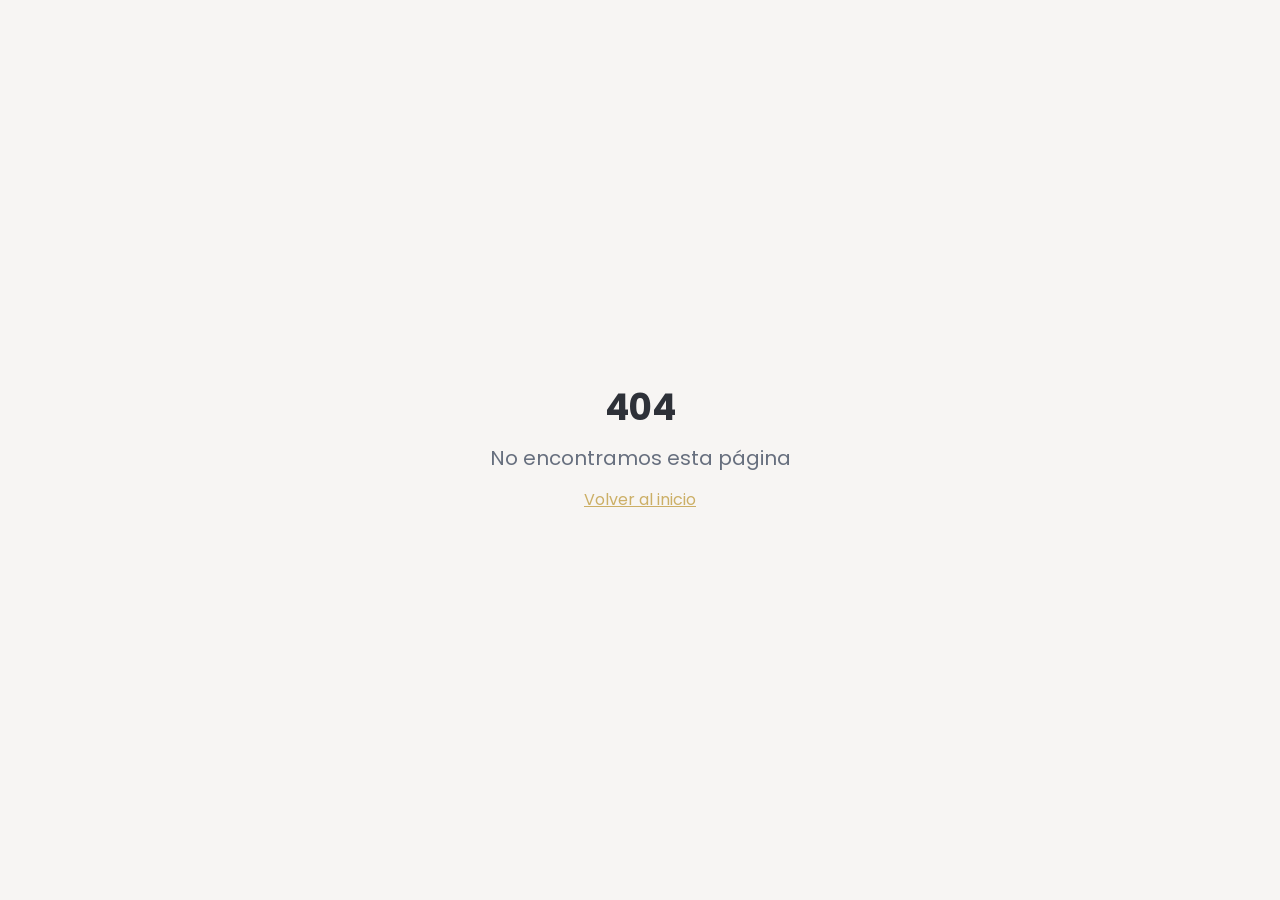
<file: centro-capilar-sitio/protesis-capilares-belgrano/index.html>
<!doctype html>
<html lang="es-AR">
  <head>
    <meta charset="UTF-8" />
    <meta name="viewport" content="width=device-width, initial-scale=1.0, maximum-scale=5.0" />
    <meta name="theme-color" content="#C9A962" />
    <meta name="apple-mobile-web-app-capable" content="yes" />
    <meta name="apple-mobile-web-app-status-bar-style" content="default" />
    <meta name="format-detection" content="telephone=no" />

    <!-- Google Tag Manager -->
    <script>(function(w,d,s,l,i){w[l]=w[l]||[];w[l].push({'gtm.start':
    new Date().getTime(),event:'gtm.js'});var f=d.getElementsByTagName(s)[0],
    j=d.createElement(s),dl=l!='dataLayer'?'&l='+l:'';j.async=true;j.src=
    'https://www.googletagmanager.com/gtm.js?id='+i+dl;f.parentNode.insertBefore(j,f);
    })(window,document,'script','dataLayer','GTM-5RJ393BG');</script>
    <!-- End Google Tag Manager -->

    <!-- Page metadata is rendered from React during the production build. -->

    <!-- Google tag (gtag.js) -->
    <script async src="https://www.googletagmanager.com/gtag/js?id=G-G3WGCE67SE"></script>
    <script>
      window.dataLayer = window.dataLayer || [];
      function gtag(){dataLayer.push(arguments);}
      gtag('js', new Date());
      gtag('config', 'G-G3WGCE67SE');
      gtag('config', 'AW-16725993690');
    </script>

    <script type="module" crossorigin src="/centro-capilar-sitio/assets/index-BfVuCqCd.js"></script>
    <link rel="stylesheet" crossorigin href="/centro-capilar-sitio/assets/index-BpMNy049.css">
  <title data-rh="true">Prótesis Capilares en Belgrano, CABA | Centro Capilar</title>
<meta data-rh="true" name="description" content="Prótesis capilares personalizadas en Belgrano, CABA. Consulta privada, colocación y orientación sobre cuidados en Moldes 3091. Escribinos por WhatsApp."/><meta data-rh="true" name="robots" content="index, follow"/><meta data-rh="true" property="og:title" content="Prótesis Capilares en Belgrano, CABA | Centro Capilar"/><meta data-rh="true" property="og:description" content="Prótesis capilares personalizadas en Belgrano, CABA. Consulta privada, colocación y orientación sobre cuidados en Moldes 3091. Escribinos por WhatsApp."/><meta data-rh="true" property="og:type" content="website"/><meta data-rh="true" property="og:url" content="https://centrocapilarbelgrano.com/protesis-capilares-belgrano/"/><meta data-rh="true" property="og:site_name" content="Centro Capilar Belgrano"/><meta data-rh="true" property="og:locale" content="es_AR"/>
<link data-rh="true" rel="canonical" href="https://centrocapilarbelgrano.com/protesis-capilares-belgrano/"/><link data-rh="true" rel="alternate" hrefLang="es-AR" href="https://centrocapilarbelgrano.com/protesis-capilares-belgrano/"/>
<script data-rh="true" type="application/ld+json">{"@context":"https://schema.org","@type":"Service","name":"Prótesis capilares en Belgrano, CABA","description":"Prótesis capilares personalizadas en Belgrano, CABA. Consulta privada, colocación y orientación sobre cuidados en Moldes 3091. Escribinos por WhatsApp.","url":"https://centrocapilarbelgrano.com/protesis-capilares-belgrano/","areaServed":{"@type":"City","name":"Buenos Aires"},"provider":{"@id":"https://centrocapilarbelgrano.com/#business"}}</script><script data-rh="true" type="application/ld+json">{"@context":"https://schema.org","@type":"FAQPage","mainEntity":[{"@type":"Question","name":"¿Dónde queda Centro Capilar Belgrano?","acceptedAnswer":{"@type":"Answer","text":"Estamos en Moldes 3091, C1429, Belgrano, Ciudad Autónoma de Buenos Aires. Trabajamos con turno previo."}},{"@type":"Question","name":"¿La consulta tiene costo?","acceptedAnswer":{"@type":"Answer","text":"La consulta inicial es sin cargo. Durante ese encuentro podés pedir el detalle del costo de la pieza, la colocación y el mantenimiento según la alternativa que se adapte a vos."}},{"@type":"Question","name":"¿Qué debo llevar a la primera consulta?","acceptedAnswer":{"@type":"Answer","text":"No necesitás preparar nada especial. Si ya utilizás un sistema capilar y querés consultar por su mantenimiento o renovación, podés mencionarlo al coordinar el turno."}}]}</script>
</head>

  <body>
    <!-- Google Tag Manager (noscript) -->
    <noscript><iframe src="https://www.googletagmanager.com/ns.html?id=GTM-5RJ393BG"
    height="0" width="0" style="display:none;visibility:hidden"></iframe></noscript>
    <!-- End Google Tag Manager (noscript) -->

    <div id="root"><div role="region" aria-label="Notifications (F8)" tabindex="-1" style="pointer-events:none"><ol tabindex="-1" class="fixed top-0 z-[100] flex max-h-screen w-full flex-col-reverse p-4 sm:bottom-0 sm:right-0 sm:top-auto sm:flex-col md:max-w-[420px]"></ol></div><section aria-label="Notifications alt+T" tabindex="-1" aria-live="polite" aria-relevant="additions text" aria-atomic="false"></section><header class="fixed top-0 left-0 right-0 z-40 transition-all duration-300 bg-background/95 backdrop-blur-md shadow-soft"><div class="section-container"><div class="flex items-center justify-between h-16 md:h-20"><a href="/#inicio" class="flex items-center gap-2"><span class="text-xl md:text-2xl font-semibold transition-colors text-foreground">Centro Capilar<span class="text-gold"> Belgrano</span></span></a><nav class="hidden md:flex items-center gap-8"><a href="/#resultados" class="text-sm font-medium transition-colors hover:text-gold text-foreground">Resultados</a><a href="/#como-funciona" class="text-sm font-medium transition-colors hover:text-gold text-foreground">Cómo funciona</a><a href="/#servicios" class="text-sm font-medium transition-colors hover:text-gold text-foreground">Servicios</a><a href="/protesis-hombre/" class="text-sm font-medium transition-colors hover:text-gold text-foreground">Prótesis Capilar</a><a href="/#opiniones" class="text-sm font-medium transition-colors hover:text-gold text-foreground">Opiniones</a><a href="/#faq" class="text-sm font-medium transition-colors hover:text-gold text-foreground">Preguntas</a><a href="/#contacto" class="text-sm font-medium transition-colors hover:text-gold text-foreground">Contacto</a><a href="/#contacto" class="btn-gold text-sm py-2 px-4">Consulta Gratis</a></nav><button class="md:hidden p-2 transition-colors text-foreground" aria-label="Abrir menú" aria-expanded="false"><svg xmlns="http://www.w3.org/2000/svg" width="24" height="24" viewBox="0 0 24 24" fill="none" stroke="currentColor" stroke-width="2" stroke-linecap="round" stroke-linejoin="round" class="lucide lucide-menu"><line x1="4" x2="20" y1="12" y2="12"></line><line x1="4" x2="20" y1="6" y2="6"></line><line x1="4" x2="20" y1="18" y2="18"></line></svg></button></div></div></header><a href="https://wa.me/5491133880405?text=Hola%2C%20me%20gustar%C3%ADa%20consultar%20sobre%20pr%C3%B3tesis%20capilares%20en%20Belgrano." target="_blank" rel="noopener noreferrer" class="floating-whatsapp" aria-label="Contactar por WhatsApp al +54 9 11 3388-0405"><span class="whatsapp-pulse" aria-hidden="true"></span><span class="whatsapp-tooltip">¡Escribinos!</span><svg xmlns="http://www.w3.org/2000/svg" viewBox="0 0 24 24" class="w-7 h-7" fill="white" aria-hidden="true"><path d="M17.472 14.382c-.297-.149-1.758-.867-2.03-.967-.273-.099-.471-.148-.67.15-.197.297-.767.966-.94 1.164-.173.199-.347.223-.644.075-.297-.15-1.255-.463-2.39-1.475-.883-.788-1.48-1.761-1.653-2.059-.173-.297-.018-.458.13-.606.134-.133.298-.347.446-.52.149-.174.198-.298.298-.497.099-.198.05-.371-.025-.52-.075-.149-.669-1.612-.916-2.207-.242-.579-.487-.5-.669-.51-.173-.008-.371-.01-.57-.01-.198 0-.52.074-.792.372-.272.297-1.04 1.016-1.04 2.479 0 1.462 1.065 2.875 1.213 3.074.149.198 2.096 3.2 5.077 4.487.709.306 1.262.489 1.694.625.712.227 1.36.195 1.871.118.571-.085 1.758-.719 2.006-1.413.248-.694.248-1.289.173-1.413-.074-.124-.272-.198-.57-.347m-5.421 7.403h-.004a9.87 9.87 0 01-5.031-1.378l-.361-.214-3.741.982.998-3.648-.235-.374a9.86 9.86 0 01-1.51-5.26c.001-5.45 4.436-9.884 9.888-9.884 2.64 0 5.122 1.03 6.988 2.898a9.825 9.825 0 012.893 6.994c-.003 5.45-4.437 9.884-9.885 9.884m8.413-18.297A11.815 11.815 0 0012.05 0C5.495 0 .16 5.335.157 11.892c0 2.096.547 4.142 1.588 5.945L.057 24l6.305-1.654a11.882 11.882 0 005.683 1.448h.005c6.554 0 11.89-5.335 11.893-11.893a11.821 11.821 0 00-3.48-8.413z"></path></svg></a><main><section class="bg-gradient-to-br from-background via-muted to-background pt-32 pb-20 md:pt-40 md:pb-28"><div class="section-container max-w-4xl text-center"><span class="inline-block text-gold font-medium text-sm uppercase tracking-wider mb-5">Centro Capilar Belgrano</span><h1 class="text-4xl md:text-5xl font-semibold text-foreground leading-tight mb-6">Prótesis capilares en Belgrano, CABA</h1><p class="text-lg text-muted-foreground leading-relaxed max-w-3xl mx-auto">Una alternativa capilar personalizada para quienes buscan recuperar su imagen sin cirugía. Te recibimos con turno previo en Belgrano para conversar sobre tu caso, tus expectativas y los cuidados de cada sistema.</p><a href="https://wa.me/5491133880405?text=Hola%2C%20quiero%20consultar%20por%20pr%C3%B3tesis%20capilares%20en%20Belgrano." target="_blank" rel="noopener noreferrer" class="btn-gold mt-8">Pedir una consulta<svg xmlns="http://www.w3.org/2000/svg" width="18" height="18" viewBox="0 0 24 24" fill="none" stroke="currentColor" stroke-width="2" stroke-linecap="round" stroke-linejoin="round" class="lucide lucide-arrow-right"><path d="M5 12h14"></path><path d="m12 5 7 7-7 7"></path></svg></a></div></section><section class="py-16 md:py-24 bg-background"><div class="section-container max-w-4xl space-y-12"><section><h2 class="text-2xl md:text-3xl font-semibold text-foreground mb-5">Atención capilar privada en Belgrano</h2><p class="text-muted-foreground leading-relaxed mb-4">Centro Capilar Belgrano está en Moldes 3091, C1429, Ciudad Autónoma de Buenos Aires. La atención se realiza con turno previo en un espacio privado con un único puesto de atención.</p><p class="text-muted-foreground leading-relaxed mb-4">En la primera consulta podés explicar qué resultado buscás y conocer las opciones disponibles antes de tomar una decisión. La consulta inicial es sin cargo.</p></section><section><h2 class="text-2xl md:text-3xl font-semibold text-foreground mb-5">Qué se conversa en una consulta</h2><ul class="space-y-3"><li class="flex gap-3 text-muted-foreground"><svg xmlns="http://www.w3.org/2000/svg" width="24" height="24" viewBox="0 0 24 24" fill="none" stroke="currentColor" stroke-width="2" stroke-linecap="round" stroke-linejoin="round" class="lucide lucide-check w-5 h-5 text-gold shrink-0 mt-0.5"><path d="M20 6 9 17l-5-5"></path></svg><span>El tipo de sistema que puede adaptarse a tu caso y a tu rutina.</span></li><li class="flex gap-3 text-muted-foreground"><svg xmlns="http://www.w3.org/2000/svg" width="24" height="24" viewBox="0 0 24 24" fill="none" stroke="currentColor" stroke-width="2" stroke-linecap="round" stroke-linejoin="round" class="lucide lucide-check w-5 h-5 text-gold shrink-0 mt-0.5"><path d="M20 6 9 17l-5-5"></path></svg><span>El color, la densidad y el diseño que buscás para lograr una integración natural.</span></li><li class="flex gap-3 text-muted-foreground"><svg xmlns="http://www.w3.org/2000/svg" width="24" height="24" viewBox="0 0 24 24" fill="none" stroke="currentColor" stroke-width="2" stroke-linecap="round" stroke-linejoin="round" class="lucide lucide-check w-5 h-5 text-gold shrink-0 mt-0.5"><path d="M20 6 9 17l-5-5"></path></svg><span>Qué incluye el presupuesto de la pieza, la colocación y el mantenimiento.</span></li><li class="flex gap-3 text-muted-foreground"><svg xmlns="http://www.w3.org/2000/svg" width="24" height="24" viewBox="0 0 24 24" fill="none" stroke="currentColor" stroke-width="2" stroke-linecap="round" stroke-linejoin="round" class="lucide lucide-check w-5 h-5 text-gold shrink-0 mt-0.5"><path d="M20 6 9 17l-5-5"></path></svg><span>Los cuidados cotidianos y cuándo conviene planificar una visita de mantenimiento.</span></li></ul></section><section><h2 class="text-2xl md:text-3xl font-semibold text-foreground mb-5">Prótesis capilares para quienes están en CABA</h2><p class="text-muted-foreground leading-relaxed mb-4">Atendemos en Belgrano a personas de la Ciudad de Buenos Aires que buscan una solución capilar personalizada. La ubicación, el horario y el medio de contacto están publicados para que puedas coordinar tu visita directamente.</p><p class="text-muted-foreground leading-relaxed mb-4">Si ya usás una prótesis capilar o estás evaluando una por primera vez, escribinos antes de venir para organizar una consulta acorde a lo que necesitás.</p></section></div></section><section class="py-16 md:py-20 bg-beige"><div class="section-container max-w-4xl"><h2 class="text-2xl md:text-3xl font-semibold text-foreground text-center mb-8">Preguntas frecuentes</h2><div class="space-y-4"><details class="group rounded-xl bg-background border border-border px-5"><summary class="cursor-pointer py-5 font-medium text-foreground flex justify-between gap-4">¿Dónde queda Centro Capilar Belgrano?<span class="text-gold group-open:rotate-180 transition-transform">▼</span></summary><p class="pb-5 text-muted-foreground leading-relaxed">Estamos en Moldes 3091, C1429, Belgrano, Ciudad Autónoma de Buenos Aires. Trabajamos con turno previo.</p></details><details class="group rounded-xl bg-background border border-border px-5"><summary class="cursor-pointer py-5 font-medium text-foreground flex justify-between gap-4">¿La consulta tiene costo?<span class="text-gold group-open:rotate-180 transition-transform">▼</span></summary><p class="pb-5 text-muted-foreground leading-relaxed">La consulta inicial es sin cargo. Durante ese encuentro podés pedir el detalle del costo de la pieza, la colocación y el mantenimiento según la alternativa que se adapte a vos.</p></details><details class="group rounded-xl bg-background border border-border px-5"><summary class="cursor-pointer py-5 font-medium text-foreground flex justify-between gap-4">¿Qué debo llevar a la primera consulta?<span class="text-gold group-open:rotate-180 transition-transform">▼</span></summary><p class="pb-5 text-muted-foreground leading-relaxed">No necesitás preparar nada especial. Si ya utilizás un sistema capilar y querés consultar por su mantenimiento o renovación, podés mencionarlo al coordinar el turno.</p></details></div></div></section><section class="py-16 md:py-20 bg-background"><div class="section-container max-w-3xl text-center"><svg xmlns="http://www.w3.org/2000/svg" width="24" height="24" viewBox="0 0 24 24" fill="none" stroke="currentColor" stroke-width="2" stroke-linecap="round" stroke-linejoin="round" class="lucide lucide-map-pin w-8 h-8 text-gold mx-auto mb-4"><path d="M20 10c0 4.993-5.539 10.193-7.399 11.799a1 1 0 0 1-1.202 0C9.539 20.193 4 14.993 4 10a8 8 0 0 1 16 0"></path><circle cx="12" cy="10" r="3"></circle></svg><h2 class="text-2xl md:text-3xl font-semibold text-foreground mb-4">Atención en Belgrano</h2><p class="text-muted-foreground leading-relaxed mb-2">Moldes 3091, C1429, Belgrano, CABA</p><p class="text-muted-foreground leading-relaxed mb-7">Atendemos con turno previo en un espacio privado con un único puesto de atención.</p><a href="/#contacto" class="btn-outline-gold">Ver ubicación y contacto</a></div></section></main><footer class="bg-foreground text-background py-12"><div class="section-container"><div class="grid md:grid-cols-3 gap-8 items-center"><div class="text-center md:text-left"><span class="text-xl font-semibold">Centro Capilar<span class="text-gold"> Belgrano</span></span><p class="text-background/60 text-sm mt-2">Más de 25 años transformando vidas</p></div><div class="flex flex-wrap justify-center gap-x-6 gap-y-3 text-sm"><a href="/#nosotros" class="text-background/70 hover:text-gold transition-colors">Nosotros</a><a href="/#servicios" class="text-background/70 hover:text-gold transition-colors">Servicios</a><a href="/#contacto" class="text-background/70 hover:text-gold transition-colors">Contacto</a><a href="/protesis-capilares-belgrano/" class="text-background/70 hover:text-gold transition-colors">Prótesis en Belgrano</a><a href="/mantenimiento-protesis-capilares-belgrano/" class="text-background/70 hover:text-gold transition-colors">Mantenimiento</a></div><div class="flex justify-center md:justify-end gap-4"><a href="mailto:contacto@centrocapilarbelgrano.com" class="w-10 h-10 rounded-full bg-background/10 flex items-center justify-center hover:bg-gold transition-colors" aria-label="Email"><svg xmlns="http://www.w3.org/2000/svg" width="18" height="18" viewBox="0 0 24 24" fill="none" stroke="currentColor" stroke-width="2" stroke-linecap="round" stroke-linejoin="round" class="lucide lucide-mail"><rect width="20" height="16" x="2" y="4" rx="2"></rect><path d="m22 7-8.97 5.7a1.94 1.94 0 0 1-2.06 0L2 7"></path></svg></a></div></div><div class="border-t border-background/10 mt-8 pt-8"><p class="text-center text-background/50 text-sm">© <!-- -->2026<!-- --> Centro Capilar Belgrano. Todos los derechos reservados.</p></div></div></footer></div>
    <noscript><style>#root [style*="opacity:0"]{opacity:1!important;transform:none!important}</style></noscript>
  </body>
</html>
</file>
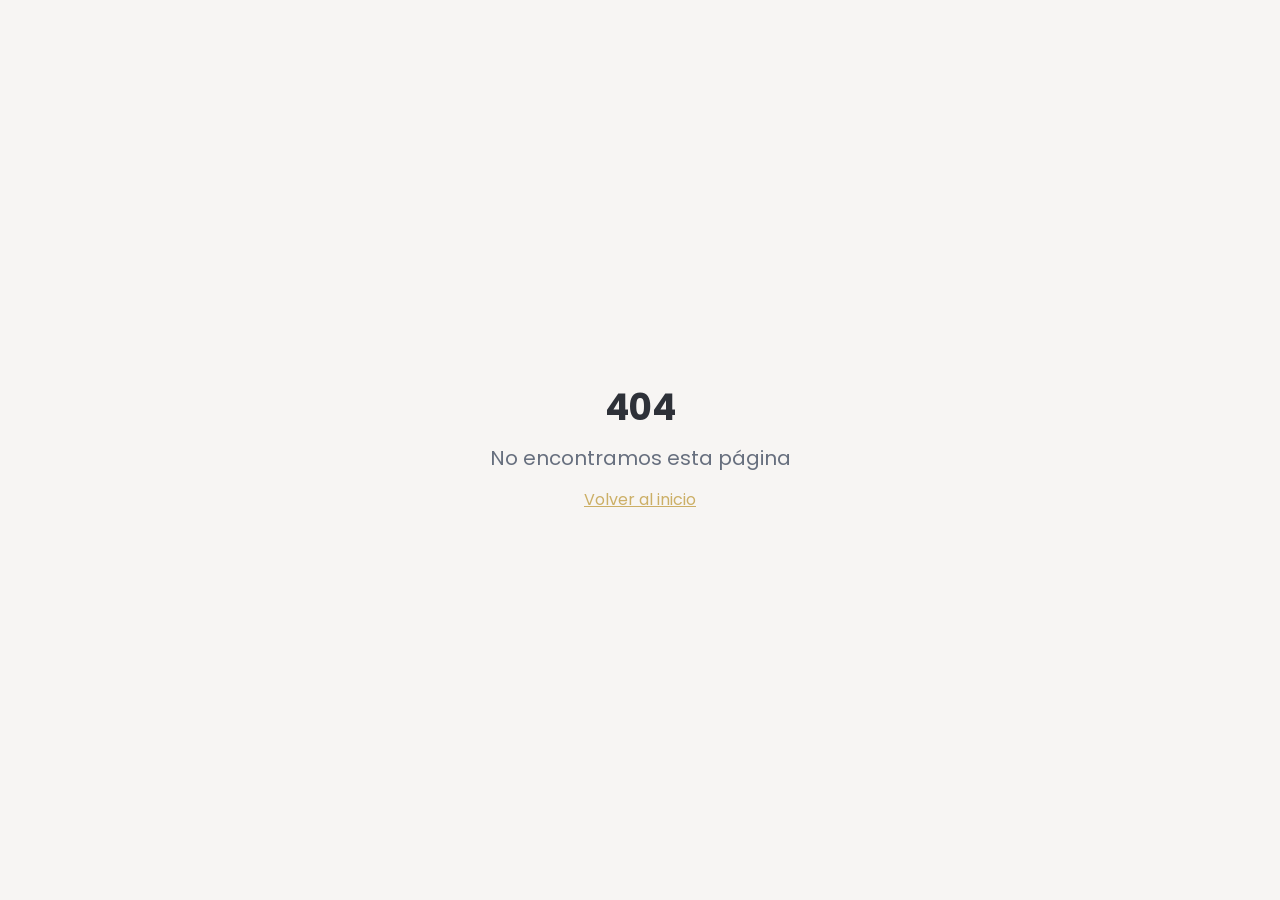
<file: centro-capilar-sitio/protesis-hombre/index.html>
<!doctype html>
<html lang="es-AR">
  <head>
    <meta charset="UTF-8" />
    <meta name="viewport" content="width=device-width, initial-scale=1.0, maximum-scale=5.0" />
    <meta name="theme-color" content="#C9A962" />
    <meta name="apple-mobile-web-app-capable" content="yes" />
    <meta name="apple-mobile-web-app-status-bar-style" content="default" />
    <meta name="format-detection" content="telephone=no" />

    <!-- Google Tag Manager -->
    <script>(function(w,d,s,l,i){w[l]=w[l]||[];w[l].push({'gtm.start':
    new Date().getTime(),event:'gtm.js'});var f=d.getElementsByTagName(s)[0],
    j=d.createElement(s),dl=l!='dataLayer'?'&l='+l:'';j.async=true;j.src=
    'https://www.googletagmanager.com/gtm.js?id='+i+dl;f.parentNode.insertBefore(j,f);
    })(window,document,'script','dataLayer','GTM-5RJ393BG');</script>
    <!-- End Google Tag Manager -->

    <!-- Page metadata is rendered from React during the production build. -->

    <!-- Google tag (gtag.js) -->
    <script async src="https://www.googletagmanager.com/gtag/js?id=G-G3WGCE67SE"></script>
    <script>
      window.dataLayer = window.dataLayer || [];
      function gtag(){dataLayer.push(arguments);}
      gtag('js', new Date());
      gtag('config', 'G-G3WGCE67SE');
      gtag('config', 'AW-16725993690');
    </script>

    <script type="module" crossorigin src="/centro-capilar-sitio/assets/index-BfVuCqCd.js"></script>
    <link rel="stylesheet" crossorigin href="/centro-capilar-sitio/assets/index-BpMNy049.css">
  <title data-rh="true">Prótesis Capilares para Hombre en Buenos Aires | Belgrano</title>
<meta data-rh="true" name="description" content="Prótesis capilares de calidad premium para hombre en Buenos Aires. Pelo 100% natural, indetectables, sin cirugía. Más de 25 años de experiencia."/><meta data-rh="true" property="og:title" content="Prótesis capilares premium para hombre | Centro Capilar Belgrano"/><meta data-rh="true" property="og:description" content="Prótesis capilares indetectables con pelo 100% natural, ajuste personalizado y mantenimiento profesional en Belgrano."/><meta data-rh="true" name="robots" content="index, follow"/><meta data-rh="true" property="og:type" content="website"/><meta data-rh="true" property="og:url" content="https://centrocapilarbelgrano.com/protesis-hombre/"/><meta data-rh="true" property="og:site_name" content="Centro Capilar Belgrano"/><meta data-rh="true" property="og:image" content="https://centrocapilarbelgrano.com/assets/3.png"/><meta data-rh="true" property="og:locale" content="es_AR"/><meta data-rh="true" name="twitter:card" content="summary_large_image"/><meta data-rh="true" name="twitter:title" content="Prótesis capilares premium para hombre | Centro Capilar Belgrano"/><meta data-rh="true" name="twitter:description" content="Solución capilar inmediata, indetectable y con pelo natural en Buenos Aires."/><meta data-rh="true" name="twitter:image" content="https://centrocapilarbelgrano.com/assets/3.png"/>
<link data-rh="true" rel="canonical" href="https://centrocapilarbelgrano.com/protesis-hombre/"/><link data-rh="true" rel="alternate" hrefLang="es-AR" href="https://centrocapilarbelgrano.com/protesis-hombre/"/>
<script data-rh="true" type="application/ld+json">{"@context":"https://schema.org","@type":"Service","name":"Prótesis capilar premium para hombre","serviceType":"Prótesis Capilares","description":"Prótesis capilares indetectables para hombres en Buenos Aires. Pelo 100% natural, ajuste personalizado y mantenimiento profesional en Belgrano.","provider":{"@type":"HealthAndBeautyBusiness","@id":"https://centrocapilarbelgrano.com/#business","name":"Centro Capilar Belgrano","areaServed":{"@type":"City","name":"Buenos Aires"},"telephone":"+54 9 11 3388-0405","address":{"@type":"PostalAddress","streetAddress":"Moldes 3091","addressLocality":"Belgrano","addressRegion":"CABA","postalCode":"C1429","addressCountry":"AR"}},"areaServed":{"@type":"City","name":"Buenos Aires"},"url":"https://centrocapilarbelgrano.com/protesis-hombre/","image":"https://centrocapilarbelgrano.com/assets/3.png"}</script><script data-rh="true" type="application/ld+json">{"@context":"https://schema.org","@type":"FAQPage","mainEntity":[{"@type":"Question","name":"¿Cuánto cuesta una prótesis capilar en Buenos Aires?","acceptedAnswer":{"@type":"Answer","text":"El presupuesto depende del sistema, el cabello y la personalización. Pedí el detalle del costo de la pieza, la colocación y el mantenimiento. La consulta inicial es sin cargo; eso no significa que la prótesis sea gratuita."}},{"@type":"Question","name":"¿Dónde se realiza la colocación y el mantenimiento?","acceptedAnswer":{"@type":"Answer","text":"Atendemos en Moldes 3091, Belgrano, Ciudad Autónoma de Buenos Aires. Escribinos por WhatsApp para coordinar una consulta privada y conocer las opciones de colocación y mantenimiento."}},{"@type":"Question","name":"¿Qué es una prótesis capilar?","acceptedAnswer":{"@type":"Answer","text":"Una prótesis capilar es una solución para la calvicie hecha con cabello natural, que se integra con tu propio cabello sin necesidad de cirugía. Se adapta al contorno de tu cabeza y busca un resultado natural con una colocación personalizada."}},{"@type":"Question","name":"¿Para quién está recomendada?","acceptedAnswer":{"@type":"Answer","text":"Está pensada para hombres con alopecia parcial o total que quieren recuperar cabello de forma rápida, cómoda y reversible. Es una excelente opción si querés ver resultados inmediatos sin pasar por un trasplante capilar ni tratamientos invasivos."}},{"@type":"Question","name":"¿Cuánto dura una prótesis capilar?","acceptedAnswer":{"@type":"Answer","text":"La duración depende de la base del sistema, el uso diario y los cuidados. En la consulta te explicamos la vida útil estimada de la pieza elegida y cómo planificar su mantenimiento y reemplazo."}},{"@type":"Question","name":"¿Cada cuánto tiempo hay que hacer mantenimiento?","acceptedAnswer":{"@type":"Answer","text":"La frecuencia de mantenimiento se acuerda según el sistema, la fijación y tu rutina. En estas visitas se limpia, recoloca y revisa el estado de la pieza."}},{"@type":"Question","name":"¿Se puede hacer deporte, nadar o ducharse?","acceptedAnswer":{"@type":"Answer","text":"Los cuidados dependen del sistema y de su fijación. Antes de nadar, hacer deporte o ducharte, consultá las indicaciones específicas para tu prótesis, los tiempos de espera después de colocarla y la rutina de limpieza."}}]}</script>
</head>

  <body>
    <!-- Google Tag Manager (noscript) -->
    <noscript><iframe src="https://www.googletagmanager.com/ns.html?id=GTM-5RJ393BG"
    height="0" width="0" style="display:none;visibility:hidden"></iframe></noscript>
    <!-- End Google Tag Manager (noscript) -->

    <div id="root"><div role="region" aria-label="Notifications (F8)" tabindex="-1" style="pointer-events:none"><ol tabindex="-1" class="fixed top-0 z-[100] flex max-h-screen w-full flex-col-reverse p-4 sm:bottom-0 sm:right-0 sm:top-auto sm:flex-col md:max-w-[420px]"></ol></div><section aria-label="Notifications alt+T" tabindex="-1" aria-live="polite" aria-relevant="additions text" aria-atomic="false"></section><header class="fixed top-0 left-0 right-0 z-40 transition-all duration-300 bg-background/95 backdrop-blur-md shadow-soft"><div class="section-container"><div class="flex items-center justify-between h-16 md:h-20"><a href="/#inicio" class="flex items-center gap-2"><span class="text-xl md:text-2xl font-semibold transition-colors text-foreground">Centro Capilar<span class="text-gold"> Belgrano</span></span></a><nav class="hidden md:flex items-center gap-8"><a href="/#resultados" class="text-sm font-medium transition-colors hover:text-gold text-foreground">Resultados</a><a href="/#como-funciona" class="text-sm font-medium transition-colors hover:text-gold text-foreground">Cómo funciona</a><a href="/#servicios" class="text-sm font-medium transition-colors hover:text-gold text-foreground">Servicios</a><a href="/protesis-hombre/" class="text-sm font-medium transition-colors hover:text-gold text-foreground">Prótesis Capilar</a><a href="/#opiniones" class="text-sm font-medium transition-colors hover:text-gold text-foreground">Opiniones</a><a href="/#faq" class="text-sm font-medium transition-colors hover:text-gold text-foreground">Preguntas</a><a href="/#contacto" class="text-sm font-medium transition-colors hover:text-gold text-foreground">Contacto</a><a href="/#contacto" class="btn-gold text-sm py-2 px-4">Consulta Gratis</a></nav><button class="md:hidden p-2 transition-colors text-foreground" aria-label="Abrir menú" aria-expanded="false"><svg xmlns="http://www.w3.org/2000/svg" width="24" height="24" viewBox="0 0 24 24" fill="none" stroke="currentColor" stroke-width="2" stroke-linecap="round" stroke-linejoin="round" class="lucide lucide-menu"><line x1="4" x2="20" y1="12" y2="12"></line><line x1="4" x2="20" y1="6" y2="6"></line><line x1="4" x2="20" y1="18" y2="18"></line></svg></button></div></div></header><a href="https://wa.me/5491133880405?text=Hola%2C%20me%20gustar%C3%ADa%20consultar%20sobre%20pr%C3%B3tesis%20capilares%20en%20Belgrano." target="_blank" rel="noopener noreferrer" class="floating-whatsapp" aria-label="Contactar por WhatsApp al +54 9 11 3388-0405"><span class="whatsapp-pulse" aria-hidden="true"></span><span class="whatsapp-tooltip">¡Escribinos!</span><svg xmlns="http://www.w3.org/2000/svg" viewBox="0 0 24 24" class="w-7 h-7" fill="white" aria-hidden="true"><path d="M17.472 14.382c-.297-.149-1.758-.867-2.03-.967-.273-.099-.471-.148-.67.15-.197.297-.767.966-.94 1.164-.173.199-.347.223-.644.075-.297-.15-1.255-.463-2.39-1.475-.883-.788-1.48-1.761-1.653-2.059-.173-.297-.018-.458.13-.606.134-.133.298-.347.446-.52.149-.174.198-.298.298-.497.099-.198.05-.371-.025-.52-.075-.149-.669-1.612-.916-2.207-.242-.579-.487-.5-.669-.51-.173-.008-.371-.01-.57-.01-.198 0-.52.074-.792.372-.272.297-1.04 1.016-1.04 2.479 0 1.462 1.065 2.875 1.213 3.074.149.198 2.096 3.2 5.077 4.487.709.306 1.262.489 1.694.625.712.227 1.36.195 1.871.118.571-.085 1.758-.719 2.006-1.413.248-.694.248-1.289.173-1.413-.074-.124-.272-.198-.57-.347m-5.421 7.403h-.004a9.87 9.87 0 01-5.031-1.378l-.361-.214-3.741.982.998-3.648-.235-.374a9.86 9.86 0 01-1.51-5.26c.001-5.45 4.436-9.884 9.888-9.884 2.64 0 5.122 1.03 6.988 2.898a9.825 9.825 0 012.893 6.994c-.003 5.45-4.437 9.884-9.885 9.884m8.413-18.297A11.815 11.815 0 0012.05 0C5.495 0 .16 5.335.157 11.892c0 2.096.547 4.142 1.588 5.945L.057 24l6.305-1.654a11.882 11.882 0 005.683 1.448h.005c6.554 0 11.89-5.335 11.893-11.893a11.821 11.821 0 00-3.48-8.413z"></path></svg></a><section class="relative min-h-[70vh] flex items-center bg-gradient-to-br from-background via-muted to-background pt-20"><div class="section-container"><div class="grid md:grid-cols-2 gap-12 items-center"><div class="space-y-6" style="opacity:1;transform:none"><h1 class="text-4xl md:text-5xl lg:text-6xl font-semibold text-foreground leading-tight">Prótesis capilares para hombre<!-- --> <span class="text-gold">en Buenos Aires</span></h1><p class="text-lg text-muted-foreground leading-relaxed">En Centro Capilar Belgrano te ayudamos a recuperar tu imagen con prótesis capilares indetectables, hechas con pelo 100% natural y adaptadas a tu estilo de vida. Aplicamos y mantenemos tu prótesis en nuestro centro de Belgrano, sin cirugía y con resultados inmediatos.</p><div class="flex flex-col sm:flex-row gap-4"><a href="https://wa.me/5491133880405?text=Hola,%20quiero%20consultar%20sobre%20prótesis%20capilares%20para%20hombre" target="_blank" rel="noopener noreferrer" class="btn-gold inline-flex items-center justify-center gap-2">Solicitar consulta gratuita<svg xmlns="http://www.w3.org/2000/svg" width="18" height="18" viewBox="0 0 24 24" fill="none" stroke="currentColor" stroke-width="2" stroke-linecap="round" stroke-linejoin="round" class="lucide lucide-arrow-right"><path d="M5 12h14"></path><path d="m12 5 7 7-7 7"></path></svg></a><a href="/#contacto" class="btn-outline inline-flex items-center justify-center">Más información</a></div></div><div class="relative" style="opacity:1;transform:none"><div class="aspect-square rounded-2xl bg-gradient-to-br from-gold/20 to-gold-light/20 flex items-center justify-center"><div class="text-center p-8"><svg xmlns="http://www.w3.org/2000/svg" width="24" height="24" viewBox="0 0 24 24" fill="none" stroke="currentColor" stroke-width="2" stroke-linecap="round" stroke-linejoin="round" class="lucide lucide-sparkles w-16 h-16 text-gold mx-auto mb-4"><path d="M9.937 15.5A2 2 0 0 0 8.5 14.063l-6.135-1.582a.5.5 0 0 1 0-.962L8.5 9.936A2 2 0 0 0 9.937 8.5l1.582-6.135a.5.5 0 0 1 .963 0L14.063 8.5A2 2 0 0 0 15.5 9.937l6.135 1.581a.5.5 0 0 1 0 .964L15.5 14.063a2 2 0 0 0-1.437 1.437l-1.582 6.135a.5.5 0 0 1-.963 0z"></path><path d="M20 3v4"></path><path d="M22 5h-4"></path><path d="M4 17v2"></path><path d="M5 18H3"></path></svg><p class="text-xl font-medium text-foreground">Resultados naturales e indetectables</p></div></div></div></div></div></section><section class="section-padding bg-beige"><div class="section-container max-w-4xl space-y-8"><div><h2 class="text-3xl font-semibold mb-4">Colocación y mantenimiento de prótesis capilares en Belgrano</h2><p class="text-muted-foreground leading-relaxed">La elección del color, la densidad y el diseño permite adaptar el sistema capilar a tu estilo. En la consulta conversamos sobre tus expectativas y tu rutina, y te orientamos sobre la colocación y los cuidados de la pieza.</p></div><div><h2 class="text-2xl font-semibold mb-4">¿Qué consultar antes de elegir tu prótesis?</h2><ul class="list-disc pl-6 space-y-3 text-muted-foreground"><li>Qué sistema y tipo de cabello se adaptan a tus necesidades.</li><li>Qué incluye el presupuesto de la pieza y de la primera colocación.</li><li>Cuál es el costo y la frecuencia del mantenimiento.</li><li>Qué cuidados necesita y cuándo conviene reemplazarla.</li></ul></div><p class="text-muted-foreground">Te recibimos en un espacio con un único puesto de atención en Moldes 3091, Belgrano, CABA. <a href="/#contacto" class="underline text-foreground">Coordiná tu consulta privada sin cargo</a>.</p></div></section><section class="py-16 bg-background"><div class="section-container"><div class="text-center mb-12" style="opacity:1;transform:none"><h2 class="text-3xl md:text-4xl font-semibold text-foreground mb-4">Resumen rápido y claro</h2></div><ul class="max-w-3xl mx-auto space-y-6" style="opacity:1"><li class="flex items-start gap-4 p-4 rounded-xl bg-muted/50" style="opacity:1;transform:none"><svg xmlns="http://www.w3.org/2000/svg" width="24" height="24" viewBox="0 0 24 24" fill="none" stroke="currentColor" stroke-width="2" stroke-linecap="round" stroke-linejoin="round" class="lucide lucide-check w-6 h-6 text-gold flex-shrink-0 mt-0.5"><path d="M20 6 9 17l-5-5"></path></svg><p class="text-foreground"><strong class="text-gold">Qué es:</strong> <!-- -->Una solución para la calvicie de pelo 100% natural de alta calidad, que se integra con tu propio cabello, sin cirugía y con un resultado indetectable.</p></li><li class="flex items-start gap-4 p-4 rounded-xl bg-muted/50" style="opacity:1;transform:none"><svg xmlns="http://www.w3.org/2000/svg" width="24" height="24" viewBox="0 0 24 24" fill="none" stroke="currentColor" stroke-width="2" stroke-linecap="round" stroke-linejoin="round" class="lucide lucide-check w-6 h-6 text-gold flex-shrink-0 mt-0.5"><path d="M20 6 9 17l-5-5"></path></svg><p class="text-foreground"><strong class="text-gold">Para quién:</strong> <!-- -->Hombres y Mujeres con alopecia parcial o total que quieren recuperar cabello de forma rápida, cómoda y reversible.</p></li><li class="flex items-start gap-4 p-4 rounded-xl bg-muted/50" style="opacity:1;transform:none"><svg xmlns="http://www.w3.org/2000/svg" width="24" height="24" viewBox="0 0 24 24" fill="none" stroke="currentColor" stroke-width="2" stroke-linecap="round" stroke-linejoin="round" class="lucide lucide-check w-6 h-6 text-gold flex-shrink-0 mt-0.5"><path d="M20 6 9 17l-5-5"></path></svg><p class="text-foreground"><strong class="text-gold">Duración:</strong> <!-- -->Según el sistema elegido, el uso y los cuidados. Consultá el mantenimiento y la vida útil de tu pieza.</p></li><li class="flex items-start gap-4 p-4 rounded-xl bg-muted/50" style="opacity:1;transform:none"><svg xmlns="http://www.w3.org/2000/svg" width="24" height="24" viewBox="0 0 24 24" fill="none" stroke="currentColor" stroke-width="2" stroke-linecap="round" stroke-linejoin="round" class="lucide lucide-check w-6 h-6 text-gold flex-shrink-0 mt-0.5"><path d="M20 6 9 17l-5-5"></path></svg><p class="text-foreground"><strong class="text-gold">Ventajas:</strong> <!-- -->Resultado inmediato, sin cirugía, 100% natural, vida normal (deporte, natación, duchas).</p></li></ul></div></section><section class="py-20 bg-muted/30"><div class="section-container"><div class="text-center mb-12" style="opacity:1;transform:none"><h2 class="text-3xl md:text-4xl font-semibold text-foreground mb-4">Prótesis Capilares Personalizadas</h2><ul class="max-w-3xl mx-auto space-y-6" style="opacity:1"><li class="flex items-start gap-2 p-2 rounded-xl bg-muted/50" style="opacity:1;transform:none"><p class="text-foreground"><strong class="text-gold"></strong> <!-- -->Las prótesis capilares son una solución estética moderna, natural y no invasiva para disimular la caída del cabello o la calvicie. En Centro Capilar Belgrano ofrecemos sistemas capilares personalizados que se integran de forma imperceptible con tu imagen y estilo.</p></li><li class="flex items-start gap-2 p-2 rounded-xl bg-muted/50" style="opacity:1;transform:none"><p class="text-foreground"><strong class="text-gold"></strong> <!-- -->Trabajamos con cabello natural de alta calidad, seleccionando cuidadosamente el color, la densidad y el diseño para lograr un resultado realista, cómodo y seguro desde el primer día.</p></li><li class="flex items-start gap-2 p-2 rounded-xl bg-muted/50" style="opacity:1;transform:none"><p class="text-foreground"><strong class="text-gold"></strong> <!-- -->Nuestro equipo brinda atención personalizada y confidencial, acompañándote en todo el proceso: asesoramiento, colocación y mantenimiento, para que recuperes tu imagen y tu confianza.</p></li></ul></div></div></section><section class="py-20 bg-background"><div class="section-container"><div class="text-center mb-12" style="opacity:1;transform:none"><h2 class="text-3xl md:text-4xl font-semibold text-foreground mb-4">¿Por qué elegirnos?</h2></div><div class="grid sm:grid-cols-2 lg:grid-cols-3 gap-6 max-w-4xl mx-auto" style="opacity:1"><div class="flex items-center gap-3 p-4 rounded-xl bg-muted/50" style="opacity:1;transform:none"><svg xmlns="http://www.w3.org/2000/svg" width="24" height="24" viewBox="0 0 24 24" fill="none" stroke="currentColor" stroke-width="2" stroke-linecap="round" stroke-linejoin="round" class="lucide lucide-check w-5 h-5 text-gold flex-shrink-0"><path d="M20 6 9 17l-5-5"></path></svg><span class="text-foreground font-medium">Más de 25 años de experiencia</span></div><div class="flex items-center gap-3 p-4 rounded-xl bg-muted/50" style="opacity:1;transform:none"><svg xmlns="http://www.w3.org/2000/svg" width="24" height="24" viewBox="0 0 24 24" fill="none" stroke="currentColor" stroke-width="2" stroke-linecap="round" stroke-linejoin="round" class="lucide lucide-check w-5 h-5 text-gold flex-shrink-0"><path d="M20 6 9 17l-5-5"></path></svg><span class="text-foreground font-medium">Pelo 100% natural de primera calidad</span></div><div class="flex items-center gap-3 p-4 rounded-xl bg-muted/50" style="opacity:1;transform:none"><svg xmlns="http://www.w3.org/2000/svg" width="24" height="24" viewBox="0 0 24 24" fill="none" stroke="currentColor" stroke-width="2" stroke-linecap="round" stroke-linejoin="round" class="lucide lucide-check w-5 h-5 text-gold flex-shrink-0"><path d="M20 6 9 17l-5-5"></path></svg><span class="text-foreground font-medium">Resultados indetectables</span></div><div class="flex items-center gap-3 p-4 rounded-xl bg-muted/50" style="opacity:1;transform:none"><svg xmlns="http://www.w3.org/2000/svg" width="24" height="24" viewBox="0 0 24 24" fill="none" stroke="currentColor" stroke-width="2" stroke-linecap="round" stroke-linejoin="round" class="lucide lucide-check w-5 h-5 text-gold flex-shrink-0"><path d="M20 6 9 17l-5-5"></path></svg><span class="text-foreground font-medium">Atención personalizada y privada</span></div><div class="flex items-center gap-3 p-4 rounded-xl bg-muted/50" style="opacity:1;transform:none"><svg xmlns="http://www.w3.org/2000/svg" width="24" height="24" viewBox="0 0 24 24" fill="none" stroke="currentColor" stroke-width="2" stroke-linecap="round" stroke-linejoin="round" class="lucide lucide-check w-5 h-5 text-gold flex-shrink-0"><path d="M20 6 9 17l-5-5"></path></svg><span class="text-foreground font-medium">Ubicación céntrica en Belgrano</span></div><div class="flex items-center gap-3 p-4 rounded-xl bg-muted/50" style="opacity:1;transform:none"><svg xmlns="http://www.w3.org/2000/svg" width="24" height="24" viewBox="0 0 24 24" fill="none" stroke="currentColor" stroke-width="2" stroke-linecap="round" stroke-linejoin="round" class="lucide lucide-check w-5 h-5 text-gold flex-shrink-0"><path d="M20 6 9 17l-5-5"></path></svg><span class="text-foreground font-medium">Mantenimiento profesional incluido</span></div></div></div></section><section class="py-20 bg-muted/30"><div class="section-container"><div class="text-center mb-12" style="opacity:1;transform:none"><h2 class="text-3xl md:text-4xl font-semibold text-foreground mb-4">Preguntas frecuentes</h2></div><div class="max-w-3xl mx-auto space-y-4" style="opacity:1"><details class="group bg-background rounded-xl border border-border overflow-hidden" style="opacity:1;transform:none"><summary class="flex items-center justify-between p-5 cursor-pointer text-foreground font-medium hover:text-gold transition-colors">¿Cuánto cuesta una prótesis capilar en Buenos Aires?<span class="ml-4 text-gold group-open:rotate-180 transition-transform">▼</span></summary><div class="px-5 pb-5 text-muted-foreground">El presupuesto depende del sistema, el cabello y la personalización. Pedí el detalle del costo de la pieza, la colocación y el mantenimiento. La consulta inicial es sin cargo; eso no significa que la prótesis sea gratuita.</div></details><details class="group bg-background rounded-xl border border-border overflow-hidden" style="opacity:1;transform:none"><summary class="flex items-center justify-between p-5 cursor-pointer text-foreground font-medium hover:text-gold transition-colors">¿Dónde se realiza la colocación y el mantenimiento?<span class="ml-4 text-gold group-open:rotate-180 transition-transform">▼</span></summary><div class="px-5 pb-5 text-muted-foreground">Atendemos en Moldes 3091, Belgrano, Ciudad Autónoma de Buenos Aires. Escribinos por WhatsApp para coordinar una consulta privada y conocer las opciones de colocación y mantenimiento.</div></details><details class="group bg-background rounded-xl border border-border overflow-hidden" style="opacity:1;transform:none"><summary class="flex items-center justify-between p-5 cursor-pointer text-foreground font-medium hover:text-gold transition-colors">¿Qué es una prótesis capilar?<span class="ml-4 text-gold group-open:rotate-180 transition-transform">▼</span></summary><div class="px-5 pb-5 text-muted-foreground">Una prótesis capilar es una solución para la calvicie hecha con cabello natural, que se integra con tu propio cabello sin necesidad de cirugía. Se adapta al contorno de tu cabeza y busca un resultado natural con una colocación personalizada.</div></details><details class="group bg-background rounded-xl border border-border overflow-hidden" style="opacity:1;transform:none"><summary class="flex items-center justify-between p-5 cursor-pointer text-foreground font-medium hover:text-gold transition-colors">¿Para quién está recomendada?<span class="ml-4 text-gold group-open:rotate-180 transition-transform">▼</span></summary><div class="px-5 pb-5 text-muted-foreground">Está pensada para hombres con alopecia parcial o total que quieren recuperar cabello de forma rápida, cómoda y reversible. Es una excelente opción si querés ver resultados inmediatos sin pasar por un trasplante capilar ni tratamientos invasivos.</div></details><details class="group bg-background rounded-xl border border-border overflow-hidden" style="opacity:1;transform:none"><summary class="flex items-center justify-between p-5 cursor-pointer text-foreground font-medium hover:text-gold transition-colors">¿Cuánto dura una prótesis capilar?<span class="ml-4 text-gold group-open:rotate-180 transition-transform">▼</span></summary><div class="px-5 pb-5 text-muted-foreground">La duración depende de la base del sistema, el uso diario y los cuidados. En la consulta te explicamos la vida útil estimada de la pieza elegida y cómo planificar su mantenimiento y reemplazo.</div></details><details class="group bg-background rounded-xl border border-border overflow-hidden" style="opacity:1;transform:none"><summary class="flex items-center justify-between p-5 cursor-pointer text-foreground font-medium hover:text-gold transition-colors">¿Cada cuánto tiempo hay que hacer mantenimiento?<span class="ml-4 text-gold group-open:rotate-180 transition-transform">▼</span></summary><div class="px-5 pb-5 text-muted-foreground">La frecuencia de mantenimiento se acuerda según el sistema, la fijación y tu rutina. En estas visitas se limpia, recoloca y revisa el estado de la pieza.</div></details><details class="group bg-background rounded-xl border border-border overflow-hidden" style="opacity:1;transform:none"><summary class="flex items-center justify-between p-5 cursor-pointer text-foreground font-medium hover:text-gold transition-colors">¿Se puede hacer deporte, nadar o ducharse?<span class="ml-4 text-gold group-open:rotate-180 transition-transform">▼</span></summary><div class="px-5 pb-5 text-muted-foreground">Los cuidados dependen del sistema y de su fijación. Antes de nadar, hacer deporte o ducharte, consultá las indicaciones específicas para tu prótesis, los tiempos de espera después de colocarla y la rutina de limpieza.</div></details></div></div></section><section class="py-20 bg-gradient-to-br from-gold/10 to-gold-light/10"><div class="section-container text-center"><div class="max-w-2xl mx-auto space-y-6" style="opacity:1;transform:none"><h2 class="text-3xl md:text-4xl font-semibold text-foreground">Consultanos sin compromiso</h2><p class="text-lg text-muted-foreground">Te informamos con total transparencia sobre la mejor solución para tu caso particular.</p><div class="flex flex-col sm:flex-row gap-4 justify-center"><a href="https://wa.me/5491133880405?text=Hola,%20quiero%20consultar%20sobre%20prótesis%20capilares%20para%20hombre" target="_blank" rel="noopener noreferrer" class="btn-gold inline-flex items-center justify-center gap-2">Escribinos por WhatsApp<svg xmlns="http://www.w3.org/2000/svg" width="18" height="18" viewBox="0 0 24 24" fill="none" stroke="currentColor" stroke-width="2" stroke-linecap="round" stroke-linejoin="round" class="lucide lucide-arrow-right"><path d="M5 12h14"></path><path d="m12 5 7 7-7 7"></path></svg></a><a href="/#contacto" class="btn-outline inline-flex items-center justify-center">Formulario de contacto</a></div></div></div></section><footer class="bg-foreground text-background py-12"><div class="section-container"><div class="grid md:grid-cols-3 gap-8 items-center"><div class="text-center md:text-left"><span class="text-xl font-semibold">Centro Capilar<span class="text-gold"> Belgrano</span></span><p class="text-background/60 text-sm mt-2">Más de 25 años transformando vidas</p></div><div class="flex flex-wrap justify-center gap-x-6 gap-y-3 text-sm"><a href="/#nosotros" class="text-background/70 hover:text-gold transition-colors">Nosotros</a><a href="/#servicios" class="text-background/70 hover:text-gold transition-colors">Servicios</a><a href="/#contacto" class="text-background/70 hover:text-gold transition-colors">Contacto</a><a href="/protesis-capilares-belgrano/" class="text-background/70 hover:text-gold transition-colors">Prótesis en Belgrano</a><a href="/mantenimiento-protesis-capilares-belgrano/" class="text-background/70 hover:text-gold transition-colors">Mantenimiento</a></div><div class="flex justify-center md:justify-end gap-4"><a href="mailto:contacto@centrocapilarbelgrano.com" class="w-10 h-10 rounded-full bg-background/10 flex items-center justify-center hover:bg-gold transition-colors" aria-label="Email"><svg xmlns="http://www.w3.org/2000/svg" width="18" height="18" viewBox="0 0 24 24" fill="none" stroke="currentColor" stroke-width="2" stroke-linecap="round" stroke-linejoin="round" class="lucide lucide-mail"><rect width="20" height="16" x="2" y="4" rx="2"></rect><path d="m22 7-8.97 5.7a1.94 1.94 0 0 1-2.06 0L2 7"></path></svg></a></div></div><div class="border-t border-background/10 mt-8 pt-8"><p class="text-center text-background/50 text-sm">© <!-- -->2026<!-- --> Centro Capilar Belgrano. Todos los derechos reservados.</p></div></div></footer></div>
    <noscript><style>#root [style*="opacity:0"]{opacity:1!important;transform:none!important}</style></noscript>
  </body>
</html>
</file>
<file: centro-capilar-sitio/assets/index-BpMNy049.css>
@font-face{font-family:Poppins;font-style:normal;font-display:swap;font-weight:400;src:url(/centro-capilar-sitio/assets/poppins-latin-400-normal-cpxAROuN.woff2) format("woff2"),url(/centro-capilar-sitio/assets/poppins-latin-400-normal-BOb3E3N0.woff) format("woff")}@font-face{font-family:Poppins;font-style:normal;font-display:swap;font-weight:500;src:url(/centro-capilar-sitio/assets/poppins-latin-500-normal-C8OXljZJ.woff2) format("woff2"),url(/centro-capilar-sitio/assets/poppins-latin-500-normal-DGXqpDMm.woff) format("woff")}@font-face{font-family:Poppins;font-style:normal;font-display:swap;font-weight:600;src:url(/centro-capilar-sitio/assets/poppins-latin-600-normal-zEkxB9Mr.woff2) format("woff2"),url(/centro-capilar-sitio/assets/poppins-latin-600-normal-BJdTmd5m.woff) format("woff")}@font-face{font-family:Poppins;font-style:normal;font-display:swap;font-weight:700;src:url(/centro-capilar-sitio/assets/poppins-latin-700-normal-Qrb0O0WB.woff2) format("woff2"),url(/centro-capilar-sitio/assets/poppins-latin-700-normal-BVuQR_eA.woff) format("woff")}*,:before,:after{--tw-border-spacing-x: 0;--tw-border-spacing-y: 0;--tw-translate-x: 0;--tw-translate-y: 0;--tw-rotate: 0;--tw-skew-x: 0;--tw-skew-y: 0;--tw-scale-x: 1;--tw-scale-y: 1;--tw-pan-x: ;--tw-pan-y: ;--tw-pinch-zoom: ;--tw-scroll-snap-strictness: proximity;--tw-gradient-from-position: ;--tw-gradient-via-position: ;--tw-gradient-to-position: ;--tw-ordinal: ;--tw-slashed-zero: ;--tw-numeric-figure: ;--tw-numeric-spacing: ;--tw-numeric-fraction: ;--tw-ring-inset: ;--tw-ring-offset-width: 0px;--tw-ring-offset-color: #fff;--tw-ring-color: rgb(59 130 246 / .5);--tw-ring-offset-shadow: 0 0 #0000;--tw-ring-shadow: 0 0 #0000;--tw-shadow: 0 0 #0000;--tw-shadow-colored: 0 0 #0000;--tw-blur: ;--tw-brightness: ;--tw-contrast: ;--tw-grayscale: ;--tw-hue-rotate: ;--tw-invert: ;--tw-saturate: ;--tw-sepia: ;--tw-drop-shadow: ;--tw-backdrop-blur: ;--tw-backdrop-brightness: ;--tw-backdrop-contrast: ;--tw-backdrop-grayscale: ;--tw-backdrop-hue-rotate: ;--tw-backdrop-invert: ;--tw-backdrop-opacity: ;--tw-backdrop-saturate: ;--tw-backdrop-sepia: ;--tw-contain-size: ;--tw-contain-layout: ;--tw-contain-paint: ;--tw-contain-style: }::backdrop{--tw-border-spacing-x: 0;--tw-border-spacing-y: 0;--tw-translate-x: 0;--tw-translate-y: 0;--tw-rotate: 0;--tw-skew-x: 0;--tw-skew-y: 0;--tw-scale-x: 1;--tw-scale-y: 1;--tw-pan-x: ;--tw-pan-y: ;--tw-pinch-zoom: ;--tw-scroll-snap-strictness: proximity;--tw-gradient-from-position: ;--tw-gradient-via-position: ;--tw-gradient-to-position: ;--tw-ordinal: ;--tw-slashed-zero: ;--tw-numeric-figure: ;--tw-numeric-spacing: ;--tw-numeric-fraction: ;--tw-ring-inset: ;--tw-ring-offset-width: 0px;--tw-ring-offset-color: #fff;--tw-ring-color: rgb(59 130 246 / .5);--tw-ring-offset-shadow: 0 0 #0000;--tw-ring-shadow: 0 0 #0000;--tw-shadow: 0 0 #0000;--tw-shadow-colored: 0 0 #0000;--tw-blur: ;--tw-brightness: ;--tw-contrast: ;--tw-grayscale: ;--tw-hue-rotate: ;--tw-invert: ;--tw-saturate: ;--tw-sepia: ;--tw-drop-shadow: ;--tw-backdrop-blur: ;--tw-backdrop-brightness: ;--tw-backdrop-contrast: ;--tw-backdrop-grayscale: ;--tw-backdrop-hue-rotate: ;--tw-backdrop-invert: ;--tw-backdrop-opacity: ;--tw-backdrop-saturate: ;--tw-backdrop-sepia: ;--tw-contain-size: ;--tw-contain-layout: ;--tw-contain-paint: ;--tw-contain-style: }*,:before,:after{box-sizing:border-box;border-width:0;border-style:solid;border-color:#e5e7eb}:before,:after{--tw-content: ""}html,:host{line-height:1.5;-webkit-text-size-adjust:100%;-moz-tab-size:4;-o-tab-size:4;tab-size:4;font-family:Poppins,system-ui,sans-serif;font-feature-settings:normal;font-variation-settings:normal;-webkit-tap-highlight-color:transparent}body{margin:0;line-height:inherit}hr{height:0;color:inherit;border-top-width:1px}abbr:where([title]){-webkit-text-decoration:underline dotted;text-decoration:underline dotted}h1,h2,h3,h4,h5,h6{font-size:inherit;font-weight:inherit}a{color:inherit;text-decoration:inherit}b,strong{font-weight:bolder}code,kbd,samp,pre{font-family:ui-monospace,SFMono-Regular,Menlo,Monaco,Consolas,Liberation Mono,Courier New,monospace;font-feature-settings:normal;font-variation-settings:normal;font-size:1em}small{font-size:80%}sub,sup{font-size:75%;line-height:0;position:relative;vertical-align:baseline}sub{bottom:-.25em}sup{top:-.5em}table{text-indent:0;border-color:inherit;border-collapse:collapse}button,input,optgroup,select,textarea{font-family:inherit;font-feature-settings:inherit;font-variation-settings:inherit;font-size:100%;font-weight:inherit;line-height:inherit;letter-spacing:inherit;color:inherit;margin:0;padding:0}button,select{text-transform:none}button,input:where([type=button]),input:where([type=reset]),input:where([type=submit]){-webkit-appearance:button;background-color:transparent;background-image:none}:-moz-focusring{outline:auto}:-moz-ui-invalid{box-shadow:none}progress{vertical-align:baseline}::-webkit-inner-spin-button,::-webkit-outer-spin-button{height:auto}[type=search]{-webkit-appearance:textfield;outline-offset:-2px}::-webkit-search-decoration{-webkit-appearance:none}::-webkit-file-upload-button{-webkit-appearance:button;font:inherit}summary{display:list-item}blockquote,dl,dd,h1,h2,h3,h4,h5,h6,hr,figure,p,pre{margin:0}fieldset{margin:0;padding:0}legend{padding:0}ol,ul,menu{list-style:none;margin:0;padding:0}dialog{padding:0}textarea{resize:vertical}input::-moz-placeholder,textarea::-moz-placeholder{opacity:1;color:#9ca3af}input::placeholder,textarea::placeholder{opacity:1;color:#9ca3af}button,[role=button]{cursor:pointer}:disabled{cursor:default}img,svg,video,canvas,audio,iframe,embed,object{display:block;vertical-align:middle}img,video{max-width:100%;height:auto}[hidden]:where(:not([hidden=until-found])){display:none}:root{--background: 0 0% 100%;--foreground: 220 10% 20%;--card: 0 0% 100%;--card-foreground: 220 10% 20%;--popover: 0 0% 100%;--popover-foreground: 220 10% 20%;--primary: 43 50% 60%;--primary-foreground: 0 0% 100%;--secondary: 40 30% 96%;--secondary-foreground: 220 10% 20%;--muted: 40 20% 96%;--muted-foreground: 220 10% 45%;--accent: 43 45% 70%;--accent-foreground: 220 10% 20%;--destructive: 0 84.2% 60.2%;--destructive-foreground: 0 0% 100%;--border: 40 20% 90%;--input: 40 20% 90%;--ring: 43 50% 60%;--radius: .75rem;--gold: 43 50% 60%;--gold-light: 43 45% 75%;--gold-dark: 43 55% 45%;--beige: 40 30% 96%;--beige-dark: 40 25% 90%;--warm-gray: 220 10% 45%;--dark: 220 10% 15%;--gradient-gold: linear-gradient(135deg, hsl(43 50% 60%), hsl(43 45% 70%));--gradient-hero: linear-gradient(180deg, hsl(0 0% 0% / .4), hsl(0 0% 0% / .6));--gradient-card: linear-gradient(180deg, hsl(0 0% 100%), hsl(40 30% 98%));--shadow-soft: 0 4px 20px hsl(220 10% 20% / .08);--shadow-gold: 0 4px 20px hsl(43 50% 60% / .25);--shadow-elevated: 0 10px 40px hsl(220 10% 20% / .12);--sidebar-background: 0 0% 98%;--sidebar-foreground: 220 10% 26%;--sidebar-primary: 43 50% 60%;--sidebar-primary-foreground: 0 0% 100%;--sidebar-accent: 40 30% 96%;--sidebar-accent-foreground: 220 10% 20%;--sidebar-border: 40 20% 91%;--sidebar-ring: 43 50% 60%}.dark{--background: 220 15% 10%;--foreground: 40 20% 95%;--card: 220 15% 13%;--card-foreground: 40 20% 95%;--popover: 220 15% 13%;--popover-foreground: 40 20% 95%;--primary: 43 50% 60%;--primary-foreground: 220 15% 10%;--secondary: 220 15% 18%;--secondary-foreground: 40 20% 95%;--muted: 220 15% 18%;--muted-foreground: 40 20% 65%;--accent: 43 45% 50%;--accent-foreground: 40 20% 95%;--destructive: 0 62.8% 30.6%;--destructive-foreground: 40 20% 95%;--border: 220 15% 20%;--input: 220 15% 20%;--ring: 43 50% 60%;--gold: 43 50% 55%;--gold-light: 43 45% 65%;--gold-dark: 43 55% 40%;--beige: 220 15% 15%;--beige-dark: 220 15% 20%;--warm-gray: 40 20% 60%;--dark: 40 20% 95%;--sidebar-background: 220 15% 10%;--sidebar-foreground: 40 20% 95%;--sidebar-primary: 43 50% 60%;--sidebar-primary-foreground: 220 15% 10%;--sidebar-accent: 220 15% 18%;--sidebar-accent-foreground: 40 20% 95%;--sidebar-border: 220 15% 20%;--sidebar-ring: 43 50% 60%}*{border-color:hsl(var(--border))}html{scroll-behavior:smooth}body{background-color:hsl(var(--background));font-family:Poppins,system-ui,sans-serif;color:hsl(var(--foreground));-webkit-font-smoothing:antialiased;-moz-osx-font-smoothing:grayscale;font-family:Poppins,sans-serif}h1,h2,h3,h4,h5,h6{font-weight:600;letter-spacing:-.025em}.section-container{margin-left:auto;margin-right:auto;max-width:80rem;padding-left:1rem;padding-right:1rem}@media (min-width: 640px){.section-container{padding-left:1.5rem;padding-right:1.5rem}}@media (min-width: 1024px){.section-container{padding-left:2rem;padding-right:2rem}}.section-padding{padding-top:4rem;padding-bottom:4rem}@media (min-width: 768px){.section-padding{padding-top:6rem;padding-bottom:6rem}}.card-premium{border-radius:.75rem;border-width:1px;border-color:hsl(var(--border) / .5);background-color:hsl(var(--card));box-shadow:var(--shadow-soft);transition:all .3s ease}.card-premium:hover{box-shadow:var(--shadow-elevated);transform:translateY(-4px)}.btn-gold{display:inline-flex;align-items:center;justify-content:center;gap:.5rem;border-radius:var(--radius);padding:.75rem 1.5rem;font-weight:500;transition-property:all;transition-timing-function:cubic-bezier(.4,0,.2,1);transition-duration:.3s;animation-duration:.3s;background:hsl(var(--gold));color:hsl(var(--background));box-shadow:var(--shadow-gold)}.btn-gold:hover{background:hsl(var(--gold-dark));transform:translateY(-2px)}.btn-outline-gold{display:inline-flex;align-items:center;justify-content:center;gap:.5rem;border-radius:var(--radius);padding:.75rem 1.5rem;font-weight:500;transition-property:all;transition-timing-function:cubic-bezier(.4,0,.2,1);transition-duration:.3s;animation-duration:.3s;background:transparent;color:hsl(var(--gold-dark));border:2px solid hsl(var(--gold))}.btn-outline-gold:hover{background:hsl(var(--gold));color:hsl(var(--background))}.floating-whatsapp{position:fixed;bottom:1.5rem;right:1.5rem;z-index:50;display:flex;height:3.5rem;width:3.5rem;align-items:center;justify-content:center;border-radius:9999px;transition-property:all;transition-timing-function:cubic-bezier(.4,0,.2,1);transition-duration:.3s;animation-duration:.3s;background:#25d366;box-shadow:0 4px 20px #25d36666;text-decoration:none}.floating-whatsapp:hover{transform:scale(1.1);box-shadow:0 6px 25px #25d36680}.whatsapp-pulse{position:absolute;height:3.5rem;width:3.5rem;border-radius:9999px;background:#25d36666;animation:whatsapp-pulse 2s ease-out infinite;z-index:-1}@keyframes whatsapp-pulse{0%{transform:scale(1);opacity:.6}to{transform:scale(1.8);opacity:0}}.whatsapp-tooltip{position:absolute;right:calc(100% + 12px);background:#fff;color:#333;padding:6px 12px;border-radius:8px;font-size:13px;font-weight:500;white-space:nowrap;box-shadow:0 2px 8px #00000026;opacity:0;pointer-events:none;transition:opacity .25s ease}.floating-whatsapp:hover .whatsapp-tooltip{opacity:1}@media (max-width: 640px){.whatsapp-tooltip{display:none}}.sr-only{position:absolute;width:1px;height:1px;padding:0;margin:-1px;overflow:hidden;clip:rect(0,0,0,0);white-space:nowrap;border-width:0}.pointer-events-none{pointer-events:none}.pointer-events-auto{pointer-events:auto}.visible{visibility:visible}.invisible{visibility:hidden}.fixed{position:fixed}.absolute{position:absolute}.relative{position:relative}.inset-0{top:0;right:0;bottom:0;left:0}.inset-x-0{left:0;right:0}.inset-y-0{top:0;bottom:0}.-bottom-12{bottom:-3rem}.-bottom-6{bottom:-1.5rem}.-left-12{left:-3rem}.-left-6{left:-1.5rem}.-right-12{right:-3rem}.-right-6{right:-1.5rem}.-top-12{top:-3rem}.-top-6{top:-1.5rem}.bottom-0{bottom:0}.left-0{left:0}.left-1{left:.25rem}.left-1\/2{left:50%}.left-2{left:.5rem}.left-3\.5{left:.875rem}.left-7{left:1.75rem}.left-\[50\%\]{left:50%}.right-0{right:0}.right-1{right:.25rem}.right-2{right:.5rem}.right-3{right:.75rem}.right-3\.5{right:.875rem}.right-4{right:1rem}.top-0{top:0}.top-1\.5{top:.375rem}.top-1\/2{top:50%}.top-2{top:.5rem}.top-3\.5{top:.875rem}.top-4{top:1rem}.top-\[1px\]{top:1px}.top-\[50\%\]{top:50%}.top-\[60\%\]{top:60%}.top-full{top:100%}.-z-10{z-index:-10}.z-10{z-index:10}.z-20{z-index:20}.z-40{z-index:40}.z-50{z-index:50}.z-\[100\]{z-index:100}.z-\[1\]{z-index:1}.z-\[2\]{z-index:2}.z-\[3\]{z-index:3}.order-1{order:1}.order-2{order:2}.-mx-1{margin-left:-.25rem;margin-right:-.25rem}.mx-2{margin-left:.5rem;margin-right:.5rem}.mx-3\.5{margin-left:.875rem;margin-right:.875rem}.mx-auto{margin-left:auto;margin-right:auto}.my-0\.5{margin-top:.125rem;margin-bottom:.125rem}.my-1{margin-top:.25rem;margin-bottom:.25rem}.-ml-4{margin-left:-1rem}.-mt-4{margin-top:-1rem}.mb-1{margin-bottom:.25rem}.mb-10{margin-bottom:2.5rem}.mb-11{margin-bottom:2.75rem}.mb-12{margin-bottom:3rem}.mb-2{margin-bottom:.5rem}.mb-2\.5{margin-bottom:.625rem}.mb-3{margin-bottom:.75rem}.mb-3\.5{margin-bottom:.875rem}.mb-4{margin-bottom:1rem}.mb-5{margin-bottom:1.25rem}.mb-6{margin-bottom:1.5rem}.mb-7{margin-bottom:1.75rem}.mb-8{margin-bottom:2rem}.mb-\[18px\]{margin-bottom:18px}.mb-\[26px\]{margin-bottom:26px}.mb-\[30px\]{margin-bottom:30px}.ml-1{margin-left:.25rem}.ml-4{margin-left:1rem}.ml-auto{margin-left:auto}.mr-2{margin-right:.5rem}.mt-0\.5{margin-top:.125rem}.mt-1\.5{margin-top:.375rem}.mt-12{margin-top:3rem}.mt-2{margin-top:.5rem}.mt-24{margin-top:6rem}.mt-3{margin-top:.75rem}.mt-4{margin-top:1rem}.mt-8{margin-top:2rem}.mt-auto{margin-top:auto}.block{display:block}.inline-block{display:inline-block}.flex{display:flex}.inline-flex{display:inline-flex}.table{display:table}.grid{display:grid}.hidden{display:none}.aspect-\[4\/3\]{aspect-ratio:4/3}.aspect-square{aspect-ratio:1 / 1}.aspect-video{aspect-ratio:16 / 9}.size-4{width:1rem;height:1rem}.h-1\.5{height:.375rem}.h-10{height:2.5rem}.h-11{height:2.75rem}.h-12{height:3rem}.h-14{height:3.5rem}.h-16{height:4rem}.h-2{height:.5rem}.h-2\.5{height:.625rem}.h-24{height:6rem}.h-3{height:.75rem}.h-3\.5{height:.875rem}.h-32{height:8rem}.h-4{height:1rem}.h-5{height:1.25rem}.h-6{height:1.5rem}.h-64{height:16rem}.h-7{height:1.75rem}.h-8{height:2rem}.h-9{height:2.25rem}.h-\[1px\]{height:1px}.h-\[460px\]{height:460px}.h-\[52px\]{height:52px}.h-\[var\(--radix-navigation-menu-viewport-height\)\]{height:var(--radix-navigation-menu-viewport-height)}.h-\[var\(--radix-select-trigger-height\)\]{height:var(--radix-select-trigger-height)}.h-auto{height:auto}.h-full{height:100%}.h-px{height:1px}.h-svh{height:100svh}.max-h-96{max-height:24rem}.max-h-\[300px\]{max-height:300px}.max-h-screen{max-height:100vh}.min-h-0{min-height:0px}.min-h-\[70vh\]{min-height:70vh}.min-h-\[80px\]{min-height:80px}.min-h-screen{min-height:100vh}.min-h-svh{min-height:100svh}.w-0{width:0px}.w-1{width:.25rem}.w-10{width:2.5rem}.w-11{width:2.75rem}.w-12{width:3rem}.w-14{width:3.5rem}.w-16{width:4rem}.w-2{width:.5rem}.w-2\.5{width:.625rem}.w-24{width:6rem}.w-3{width:.75rem}.w-3\.5{width:.875rem}.w-3\/4{width:75%}.w-32{width:8rem}.w-4{width:1rem}.w-5{width:1.25rem}.w-6{width:1.5rem}.w-64{width:16rem}.w-7{width:1.75rem}.w-72{width:18rem}.w-8{width:2rem}.w-9{width:2.25rem}.w-\[--sidebar-width\]{width:var(--sidebar-width)}.w-\[100px\]{width:100px}.w-\[1px\]{width:1px}.w-\[3px\]{width:3px}.w-\[52px\]{width:52px}.w-auto{width:auto}.w-full{width:100%}.w-max{width:-moz-max-content;width:max-content}.w-px{width:1px}.min-w-0{min-width:0px}.min-w-5{min-width:1.25rem}.min-w-\[12rem\]{min-width:12rem}.min-w-\[8rem\]{min-width:8rem}.min-w-\[var\(--radix-select-trigger-width\)\]{min-width:var(--radix-select-trigger-width)}.max-w-2xl{max-width:42rem}.max-w-3xl{max-width:48rem}.max-w-4xl{max-width:56rem}.max-w-\[--skeleton-width\]{max-width:var(--skeleton-width)}.max-w-\[1100px\]{max-width:1100px}.max-w-\[1140px\]{max-width:1140px}.max-w-\[420px\]{max-width:420px}.max-w-\[440px\]{max-width:440px}.max-w-\[460px\]{max-width:460px}.max-w-\[480px\]{max-width:480px}.max-w-\[560px\]{max-width:560px}.max-w-\[640px\]{max-width:640px}.max-w-\[760px\]{max-width:760px}.max-w-lg{max-width:32rem}.max-w-max{max-width:-moz-max-content;max-width:max-content}.max-w-xl{max-width:36rem}.flex-1{flex:1 1 0%}.flex-shrink-0,.shrink-0{flex-shrink:0}.grow{flex-grow:1}.grow-0{flex-grow:0}.basis-full{flex-basis:100%}.caption-bottom{caption-side:bottom}.border-collapse{border-collapse:collapse}.-translate-x-1\/2{--tw-translate-x: -50%;transform:translate(var(--tw-translate-x),var(--tw-translate-y)) rotate(var(--tw-rotate)) skew(var(--tw-skew-x)) skewY(var(--tw-skew-y)) scaleX(var(--tw-scale-x)) scaleY(var(--tw-scale-y))}.-translate-x-px{--tw-translate-x: -1px;transform:translate(var(--tw-translate-x),var(--tw-translate-y)) rotate(var(--tw-rotate)) skew(var(--tw-skew-x)) skewY(var(--tw-skew-y)) scaleX(var(--tw-scale-x)) scaleY(var(--tw-scale-y))}.-translate-y-1\/2{--tw-translate-y: -50%;transform:translate(var(--tw-translate-x),var(--tw-translate-y)) rotate(var(--tw-rotate)) skew(var(--tw-skew-x)) skewY(var(--tw-skew-y)) scaleX(var(--tw-scale-x)) scaleY(var(--tw-scale-y))}.translate-x-\[-50\%\]{--tw-translate-x: -50%;transform:translate(var(--tw-translate-x),var(--tw-translate-y)) rotate(var(--tw-rotate)) skew(var(--tw-skew-x)) skewY(var(--tw-skew-y)) scaleX(var(--tw-scale-x)) scaleY(var(--tw-scale-y))}.translate-x-px{--tw-translate-x: 1px;transform:translate(var(--tw-translate-x),var(--tw-translate-y)) rotate(var(--tw-rotate)) skew(var(--tw-skew-x)) skewY(var(--tw-skew-y)) scaleX(var(--tw-scale-x)) scaleY(var(--tw-scale-y))}.translate-y-5{--tw-translate-y: 1.25rem;transform:translate(var(--tw-translate-x),var(--tw-translate-y)) rotate(var(--tw-rotate)) skew(var(--tw-skew-x)) skewY(var(--tw-skew-y)) scaleX(var(--tw-scale-x)) scaleY(var(--tw-scale-y))}.translate-y-\[-50\%\]{--tw-translate-y: -50%;transform:translate(var(--tw-translate-x),var(--tw-translate-y)) rotate(var(--tw-rotate)) skew(var(--tw-skew-x)) skewY(var(--tw-skew-y)) scaleX(var(--tw-scale-x)) scaleY(var(--tw-scale-y))}.rotate-45{--tw-rotate: 45deg;transform:translate(var(--tw-translate-x),var(--tw-translate-y)) rotate(var(--tw-rotate)) skew(var(--tw-skew-x)) skewY(var(--tw-skew-y)) scaleX(var(--tw-scale-x)) scaleY(var(--tw-scale-y))}.rotate-90{--tw-rotate: 90deg;transform:translate(var(--tw-translate-x),var(--tw-translate-y)) rotate(var(--tw-rotate)) skew(var(--tw-skew-x)) skewY(var(--tw-skew-y)) scaleX(var(--tw-scale-x)) scaleY(var(--tw-scale-y))}.transform{transform:translate(var(--tw-translate-x),var(--tw-translate-y)) rotate(var(--tw-rotate)) skew(var(--tw-skew-x)) skewY(var(--tw-skew-y)) scaleX(var(--tw-scale-x)) scaleY(var(--tw-scale-y))}@keyframes pulse{50%{opacity:.5}}.animate-pulse{animation:pulse 2s cubic-bezier(.4,0,.6,1) infinite}.cursor-default{cursor:default}.cursor-ew-resize{cursor:ew-resize}.cursor-pointer{cursor:pointer}.touch-none{touch-action:none}.touch-pan-y{--tw-pan-y: pan-y;touch-action:var(--tw-pan-x) var(--tw-pan-y) var(--tw-pinch-zoom)}.select-none{-webkit-user-select:none;-moz-user-select:none;user-select:none}.resize-none{resize:none}.list-disc{list-style-type:disc}.list-none{list-style-type:none}.grid-cols-2{grid-template-columns:repeat(2,minmax(0,1fr))}.grid-cols-3{grid-template-columns:repeat(3,minmax(0,1fr))}.grid-cols-\[repeat\(auto-fit\,minmax\(min\(260px\,100\%\)\,1fr\)\)\]{grid-template-columns:repeat(auto-fit,minmax(min(260px,100%),1fr))}.flex-row{flex-direction:row}.flex-col{flex-direction:column}.flex-col-reverse{flex-direction:column-reverse}.flex-wrap{flex-wrap:wrap}.items-start{align-items:flex-start}.items-end{align-items:flex-end}.items-center{align-items:center}.items-stretch{align-items:stretch}.justify-center{justify-content:center}.justify-between{justify-content:space-between}.gap-1{gap:.25rem}.gap-1\.5{gap:.375rem}.gap-12{gap:3rem}.gap-2{gap:.5rem}.gap-3{gap:.75rem}.gap-3\.5{gap:.875rem}.gap-4{gap:1rem}.gap-5{gap:1.25rem}.gap-6{gap:1.5rem}.gap-8{gap:2rem}.gap-\[22px\]{gap:22px}.gap-\[26px\]{gap:26px}.gap-x-6{-moz-column-gap:1.5rem;column-gap:1.5rem}.gap-y-3{row-gap:.75rem}.space-x-1>:not([hidden])~:not([hidden]){--tw-space-x-reverse: 0;margin-right:calc(.25rem * var(--tw-space-x-reverse));margin-left:calc(.25rem * calc(1 - var(--tw-space-x-reverse)))}.space-x-4>:not([hidden])~:not([hidden]){--tw-space-x-reverse: 0;margin-right:calc(1rem * var(--tw-space-x-reverse));margin-left:calc(1rem * calc(1 - var(--tw-space-x-reverse)))}.space-y-1>:not([hidden])~:not([hidden]){--tw-space-y-reverse: 0;margin-top:calc(.25rem * calc(1 - var(--tw-space-y-reverse)));margin-bottom:calc(.25rem * var(--tw-space-y-reverse))}.space-y-1\.5>:not([hidden])~:not([hidden]){--tw-space-y-reverse: 0;margin-top:calc(.375rem * calc(1 - var(--tw-space-y-reverse)));margin-bottom:calc(.375rem * var(--tw-space-y-reverse))}.space-y-12>:not([hidden])~:not([hidden]){--tw-space-y-reverse: 0;margin-top:calc(3rem * calc(1 - var(--tw-space-y-reverse)));margin-bottom:calc(3rem * var(--tw-space-y-reverse))}.space-y-2>:not([hidden])~:not([hidden]){--tw-space-y-reverse: 0;margin-top:calc(.5rem * calc(1 - var(--tw-space-y-reverse)));margin-bottom:calc(.5rem * var(--tw-space-y-reverse))}.space-y-3>:not([hidden])~:not([hidden]){--tw-space-y-reverse: 0;margin-top:calc(.75rem * calc(1 - var(--tw-space-y-reverse)));margin-bottom:calc(.75rem * var(--tw-space-y-reverse))}.space-y-4>:not([hidden])~:not([hidden]){--tw-space-y-reverse: 0;margin-top:calc(1rem * calc(1 - var(--tw-space-y-reverse)));margin-bottom:calc(1rem * var(--tw-space-y-reverse))}.space-y-6>:not([hidden])~:not([hidden]){--tw-space-y-reverse: 0;margin-top:calc(1.5rem * calc(1 - var(--tw-space-y-reverse)));margin-bottom:calc(1.5rem * var(--tw-space-y-reverse))}.space-y-8>:not([hidden])~:not([hidden]){--tw-space-y-reverse: 0;margin-top:calc(2rem * calc(1 - var(--tw-space-y-reverse)));margin-bottom:calc(2rem * var(--tw-space-y-reverse))}.overflow-auto{overflow:auto}.overflow-hidden{overflow:hidden}.overflow-y-auto{overflow-y:auto}.overflow-x-hidden{overflow-x:hidden}.whitespace-nowrap{white-space:nowrap}.break-words{overflow-wrap:break-word}.rounded-2xl{border-radius:1rem}.rounded-\[18px\]{border-radius:18px}.rounded-\[2px\]{border-radius:2px}.rounded-\[30px\]{border-radius:30px}.rounded-\[inherit\]{border-radius:inherit}.rounded-full{border-radius:9999px}.rounded-lg{border-radius:var(--radius)}.rounded-md{border-radius:calc(var(--radius) - 2px)}.rounded-sm{border-radius:calc(var(--radius) - 4px)}.rounded-xl{border-radius:.75rem}.rounded-t-\[10px\]{border-top-left-radius:10px;border-top-right-radius:10px}.rounded-tl-sm{border-top-left-radius:calc(var(--radius) - 4px)}.border{border-width:1px}.border-2{border-width:2px}.border-\[1\.5px\]{border-width:1.5px}.border-y{border-top-width:1px;border-bottom-width:1px}.border-b{border-bottom-width:1px}.border-l{border-left-width:1px}.border-r{border-right-width:1px}.border-t{border-top-width:1px}.border-dashed{border-style:dashed}.border-\[\#e5e5e5\]{--tw-border-opacity: 1;border-color:rgb(229 229 229 / var(--tw-border-opacity, 1))}.border-\[\#eee5d5\]{--tw-border-opacity: 1;border-color:rgb(238 229 213 / var(--tw-border-opacity, 1))}.border-\[--color-border\]{border-color:var(--color-border)}.border-background\/10{border-color:hsl(var(--background) / .1)}.border-border{border-color:hsl(var(--border))}.border-border\/50{border-color:hsl(var(--border) / .5)}.border-destructive{border-color:hsl(var(--destructive))}.border-destructive\/50{border-color:hsl(var(--destructive) / .5)}.border-gold\/40{border-color:hsl(var(--gold) / .4)}.border-input{border-color:hsl(var(--input))}.border-primary{border-color:hsl(var(--primary))}.border-sidebar-border{border-color:hsl(var(--sidebar-border))}.border-transparent{border-color:transparent}.border-white\/30{border-color:#ffffff4d}.border-white\/50{border-color:#ffffff80}.border-l-transparent{border-left-color:transparent}.border-t-transparent{border-top-color:transparent}.bg-\[\#1e1a16\]{--tw-bg-opacity: 1;background-color:rgb(30 26 22 / var(--tw-bg-opacity, 1))}.bg-\[\#25D366\],.bg-\[\#25d366\]{--tw-bg-opacity: 1;background-color:rgb(37 211 102 / var(--tw-bg-opacity, 1))}.bg-\[\#29231e\]{--tw-bg-opacity: 1;background-color:rgb(41 35 30 / var(--tw-bg-opacity, 1))}.bg-\[\#c9a24b\]{--tw-bg-opacity: 1;background-color:rgb(201 162 75 / var(--tw-bg-opacity, 1))}.bg-\[\#faf7f1\]{--tw-bg-opacity: 1;background-color:rgb(250 247 241 / var(--tw-bg-opacity, 1))}.bg-\[--color-bg\]{background-color:var(--color-bg)}.bg-accent{background-color:hsl(var(--accent))}.bg-background{background-color:hsl(var(--background))}.bg-background\/10{background-color:hsl(var(--background) / .1)}.bg-background\/80{background-color:hsl(var(--background) / .8)}.bg-background\/95{background-color:hsl(var(--background) / .95)}.bg-beige{background-color:hsl(var(--beige))}.bg-black\/55{background-color:#0000008c}.bg-black\/80{background-color:#000c}.bg-border{background-color:hsl(var(--border))}.bg-card{background-color:hsl(var(--card))}.bg-destructive{background-color:hsl(var(--destructive))}.bg-foreground{background-color:hsl(var(--foreground))}.bg-gold{background-color:hsl(var(--gold))}.bg-gold\/10{background-color:hsl(var(--gold) / .1)}.bg-gold\/20{background-color:hsl(var(--gold) / .2)}.bg-muted{background-color:hsl(var(--muted))}.bg-muted\/30{background-color:hsl(var(--muted) / .3)}.bg-muted\/50{background-color:hsl(var(--muted) / .5)}.bg-popover{background-color:hsl(var(--popover))}.bg-primary{background-color:hsl(var(--primary))}.bg-secondary{background-color:hsl(var(--secondary))}.bg-sidebar{background-color:hsl(var(--sidebar-background))}.bg-sidebar-border{background-color:hsl(var(--sidebar-border))}.bg-transparent{background-color:transparent}.bg-white{--tw-bg-opacity: 1;background-color:rgb(255 255 255 / var(--tw-bg-opacity, 1))}.bg-white\/10{background-color:#ffffff1a}.bg-gradient-to-b{background-image:linear-gradient(to bottom,var(--tw-gradient-stops))}.bg-gradient-to-br{background-image:linear-gradient(to bottom right,var(--tw-gradient-stops))}.from-background{--tw-gradient-from: hsl(var(--background)) var(--tw-gradient-from-position);--tw-gradient-to: hsl(var(--background) / 0) var(--tw-gradient-to-position);--tw-gradient-stops: var(--tw-gradient-from), var(--tw-gradient-to)}.from-black\/15{--tw-gradient-from: rgb(0 0 0 / .15) var(--tw-gradient-from-position);--tw-gradient-to: rgb(0 0 0 / 0) var(--tw-gradient-to-position);--tw-gradient-stops: var(--tw-gradient-from), var(--tw-gradient-to)}.from-gold\/10{--tw-gradient-from: hsl(var(--gold) / .1) var(--tw-gradient-from-position);--tw-gradient-to: hsl(var(--gold) / 0) var(--tw-gradient-to-position);--tw-gradient-stops: var(--tw-gradient-from), var(--tw-gradient-to)}.from-gold\/20{--tw-gradient-from: hsl(var(--gold) / .2) var(--tw-gradient-from-position);--tw-gradient-to: hsl(var(--gold) / 0) var(--tw-gradient-to-position);--tw-gradient-stops: var(--tw-gradient-from), var(--tw-gradient-to)}.via-muted{--tw-gradient-to: hsl(var(--muted) / 0) var(--tw-gradient-to-position);--tw-gradient-stops: var(--tw-gradient-from), hsl(var(--muted)) var(--tw-gradient-via-position), var(--tw-gradient-to)}.via-transparent{--tw-gradient-to: rgb(0 0 0 / 0) var(--tw-gradient-to-position);--tw-gradient-stops: var(--tw-gradient-from), transparent var(--tw-gradient-via-position), var(--tw-gradient-to)}.to-\[\#29231e\]{--tw-gradient-to: #29231e var(--tw-gradient-to-position)}.to-background{--tw-gradient-to: hsl(var(--background)) var(--tw-gradient-to-position)}.to-gold-light\/10{--tw-gradient-to: hsl(var(--gold-light) / .1) var(--tw-gradient-to-position)}.to-gold-light\/20{--tw-gradient-to: hsl(var(--gold-light) / .2) var(--tw-gradient-to-position)}.fill-current{fill:currentColor}.object-cover{-o-object-fit:cover;object-fit:cover}.object-right{-o-object-position:right;object-position:right}.p-0{padding:0}.p-1{padding:.25rem}.p-2{padding:.5rem}.p-3{padding:.75rem}.p-4{padding:1rem}.p-5{padding:1.25rem}.p-6{padding:1.5rem}.p-8{padding:2rem}.p-\[1px\]{padding:1px}.px-1{padding-left:.25rem;padding-right:.25rem}.px-2{padding-left:.5rem;padding-right:.5rem}.px-2\.5{padding-left:.625rem;padding-right:.625rem}.px-3{padding-left:.75rem;padding-right:.75rem}.px-3\.5{padding-left:.875rem;padding-right:.875rem}.px-4{padding-left:1rem;padding-right:1rem}.px-5{padding-left:1.25rem;padding-right:1.25rem}.px-6{padding-left:1.5rem;padding-right:1.5rem}.px-7{padding-left:1.75rem;padding-right:1.75rem}.px-8{padding-left:2rem;padding-right:2rem}.px-9{padding-left:2.25rem;padding-right:2.25rem}.px-\[22px\]{padding-left:22px;padding-right:22px}.px-\[30px\]{padding-left:30px;padding-right:30px}.py-0\.5{padding-top:.125rem;padding-bottom:.125rem}.py-1{padding-top:.25rem;padding-bottom:.25rem}.py-1\.5{padding-top:.375rem;padding-bottom:.375rem}.py-12{padding-top:3rem;padding-bottom:3rem}.py-16{padding-top:4rem;padding-bottom:4rem}.py-2{padding-top:.5rem;padding-bottom:.5rem}.py-20{padding-top:5rem;padding-bottom:5rem}.py-3{padding-top:.75rem;padding-bottom:.75rem}.py-4{padding-top:1rem;padding-bottom:1rem}.py-5{padding-top:1.25rem;padding-bottom:1.25rem}.py-6{padding-top:1.5rem;padding-bottom:1.5rem}.py-8{padding-top:2rem;padding-bottom:2rem}.py-\[12px\]{padding-top:12px;padding-bottom:12px}.py-\[14px\]{padding-top:14px;padding-bottom:14px}.py-\[18px\]{padding-top:18px;padding-bottom:18px}.py-\[26px\]{padding-top:26px;padding-bottom:26px}.py-\[72px\]{padding-top:72px;padding-bottom:72px}.pb-20{padding-bottom:5rem}.pb-24{padding-bottom:6rem}.pb-3{padding-bottom:.75rem}.pb-4{padding-bottom:1rem}.pb-5{padding-bottom:1.25rem}.pb-7{padding-bottom:1.75rem}.pb-\[60px\]{padding-bottom:60px}.pl-2\.5{padding-left:.625rem}.pl-4{padding-left:1rem}.pl-6{padding-left:1.5rem}.pl-8{padding-left:2rem}.pr-2{padding-right:.5rem}.pr-2\.5{padding-right:.625rem}.pr-8{padding-right:2rem}.pt-0{padding-top:0}.pt-1{padding-top:.25rem}.pt-20{padding-top:5rem}.pt-3{padding-top:.75rem}.pt-32{padding-top:8rem}.pt-4{padding-top:1rem}.pt-8{padding-top:2rem}.pt-\[34px\]{padding-top:34px}.pt-\[400px\]{padding-top:400px}.pt-\[70px\]{padding-top:70px}.text-left{text-align:left}.text-center{text-align:center}.align-middle{vertical-align:middle}.font-mono{font-family:ui-monospace,SFMono-Regular,Menlo,Monaco,Consolas,Liberation Mono,Courier New,monospace}.text-2xl{font-size:1.5rem;line-height:2rem}.text-3xl{font-size:1.875rem;line-height:2.25rem}.text-4xl{font-size:2.25rem;line-height:2.5rem}.text-\[0\.8rem\]{font-size:.8rem}.text-\[12px\]{font-size:12px}.text-\[13px\]{font-size:13px}.text-\[14px\]{font-size:14px}.text-\[15px\]{font-size:15px}.text-\[16px\]{font-size:16px}.text-\[17px\]{font-size:17px}.text-\[18px\]{font-size:18px}.text-\[20px\]{font-size:20px}.text-\[22px\]{font-size:22px}.text-\[24px\]{font-size:24px}.text-\[30px\]{font-size:30px}.text-\[clamp\(28px\,4vw\,40px\)\]{font-size:clamp(28px,4vw,40px)}.text-\[clamp\(30px\,4\.5vw\,44px\)\]{font-size:clamp(30px,4.5vw,44px)}.text-\[clamp\(38px\,5\.5vw\,60px\)\]{font-size:clamp(38px,5.5vw,60px)}.text-base{font-size:1rem;line-height:1.5rem}.text-lg{font-size:1.125rem;line-height:1.75rem}.text-sm{font-size:.875rem;line-height:1.25rem}.text-xl{font-size:1.25rem;line-height:1.75rem}.text-xs{font-size:.75rem;line-height:1rem}.font-bold{font-weight:700}.font-extrabold{font-weight:800}.font-medium{font-weight:500}.font-normal{font-weight:400}.font-semibold{font-weight:600}.uppercase{text-transform:uppercase}.not-italic{font-style:normal}.tabular-nums{--tw-numeric-spacing: tabular-nums;font-variant-numeric:var(--tw-ordinal) var(--tw-slashed-zero) var(--tw-numeric-figure) var(--tw-numeric-spacing) var(--tw-numeric-fraction)}.leading-\[1\.08\]{line-height:1.08}.leading-none{line-height:1}.leading-relaxed{line-height:1.625}.leading-tight{line-height:1.25}.tracking-\[2px\]{letter-spacing:2px}.tracking-\[3px\]{letter-spacing:3px}.tracking-tight{letter-spacing:-.025em}.tracking-wider{letter-spacing:.05em}.tracking-widest{letter-spacing:.1em}.text-\[\#141210\]{--tw-text-opacity: 1;color:rgb(20 18 16 / var(--tw-text-opacity, 1))}.text-\[\#1a1408\]{--tw-text-opacity: 1;color:rgb(26 20 8 / var(--tw-text-opacity, 1))}.text-\[\#1a73e8\]{--tw-text-opacity: 1;color:rgb(26 115 232 / var(--tw-text-opacity, 1))}.text-\[\#2b2620\]{--tw-text-opacity: 1;color:rgb(43 38 32 / var(--tw-text-opacity, 1))}.text-\[\#666\]{--tw-text-opacity: 1;color:rgb(102 102 102 / var(--tw-text-opacity, 1))}.text-\[\#8a827a\]{--tw-text-opacity: 1;color:rgb(138 130 122 / var(--tw-text-opacity, 1))}.text-\[\#c9a24b\]{--tw-text-opacity: 1;color:rgb(201 162 75 / var(--tw-text-opacity, 1))}.text-\[\#cfc8bd\]{--tw-text-opacity: 1;color:rgb(207 200 189 / var(--tw-text-opacity, 1))}.text-\[\#e6c87a\]{--tw-text-opacity: 1;color:rgb(230 200 122 / var(--tw-text-opacity, 1))}.text-\[\#f5a623\]{--tw-text-opacity: 1;color:rgb(245 166 35 / var(--tw-text-opacity, 1))}.text-accent-foreground{color:hsl(var(--accent-foreground))}.text-background{color:hsl(var(--background))}.text-background\/50{color:hsl(var(--background) / .5)}.text-background\/60{color:hsl(var(--background) / .6)}.text-background\/70{color:hsl(var(--background) / .7)}.text-card-foreground{color:hsl(var(--card-foreground))}.text-current{color:currentColor}.text-destructive{color:hsl(var(--destructive))}.text-destructive-foreground{color:hsl(var(--destructive-foreground))}.text-foreground{color:hsl(var(--foreground))}.text-foreground\/50{color:hsl(var(--foreground) / .5)}.text-gold{color:hsl(var(--gold))}.text-gold-light{color:hsl(var(--gold-light))}.text-muted-foreground{color:hsl(var(--muted-foreground))}.text-popover-foreground{color:hsl(var(--popover-foreground))}.text-primary{color:hsl(var(--primary))}.text-primary-foreground{color:hsl(var(--primary-foreground))}.text-secondary-foreground{color:hsl(var(--secondary-foreground))}.text-sidebar-foreground{color:hsl(var(--sidebar-foreground))}.text-sidebar-foreground\/70{color:hsl(var(--sidebar-foreground) / .7)}.text-white{--tw-text-opacity: 1;color:rgb(255 255 255 / var(--tw-text-opacity, 1))}.text-white\/60{color:#fff9}.text-white\/90{color:#ffffffe6}.underline{text-decoration-line:underline}.no-underline{text-decoration-line:none}.underline-offset-4{text-underline-offset:4px}.opacity-0{opacity:0}.opacity-50{opacity:.5}.opacity-60{opacity:.6}.opacity-70{opacity:.7}.opacity-90{opacity:.9}.shadow-\[0_0_0_1px_hsl\(var\(--sidebar-border\)\)\]{--tw-shadow: 0 0 0 1px hsl(var(--sidebar-border));--tw-shadow-colored: 0 0 0 1px var(--tw-shadow-color);box-shadow:var(--tw-ring-offset-shadow, 0 0 #0000),var(--tw-ring-shadow, 0 0 #0000),var(--tw-shadow)}.shadow-\[0_30px_60px_rgba\(0\,0\,0\,0\.45\)\]{--tw-shadow: 0 30px 60px rgba(0,0,0,.45);--tw-shadow-colored: 0 30px 60px var(--tw-shadow-color);box-shadow:var(--tw-ring-offset-shadow, 0 0 #0000),var(--tw-ring-shadow, 0 0 #0000),var(--tw-shadow)}.shadow-\[0_4px_14px_rgba\(0\,0\,0\,0\.4\)\]{--tw-shadow: 0 4px 14px rgba(0,0,0,.4);--tw-shadow-colored: 0 4px 14px var(--tw-shadow-color);box-shadow:var(--tw-ring-offset-shadow, 0 0 #0000),var(--tw-ring-shadow, 0 0 #0000),var(--tw-shadow)}.shadow-\[0_8px_18px_rgba\(201\,162\,75\,0\.35\)\]{--tw-shadow: 0 8px 18px rgba(201,162,75,.35);--tw-shadow-colored: 0 8px 18px var(--tw-shadow-color);box-shadow:var(--tw-ring-offset-shadow, 0 0 #0000),var(--tw-ring-shadow, 0 0 #0000),var(--tw-shadow)}.shadow-elevated{--tw-shadow: 0 10px 40px hsl(220 10% 20% / .12);--tw-shadow-colored: 0 10px 40px var(--tw-shadow-color);box-shadow:var(--tw-ring-offset-shadow, 0 0 #0000),var(--tw-ring-shadow, 0 0 #0000),var(--tw-shadow)}.shadow-lg{--tw-shadow: 0 10px 15px -3px rgb(0 0 0 / .1), 0 4px 6px -4px rgb(0 0 0 / .1);--tw-shadow-colored: 0 10px 15px -3px var(--tw-shadow-color), 0 4px 6px -4px var(--tw-shadow-color);box-shadow:var(--tw-ring-offset-shadow, 0 0 #0000),var(--tw-ring-shadow, 0 0 #0000),var(--tw-shadow)}.shadow-md{--tw-shadow: 0 4px 6px -1px rgb(0 0 0 / .1), 0 2px 4px -2px rgb(0 0 0 / .1);--tw-shadow-colored: 0 4px 6px -1px var(--tw-shadow-color), 0 2px 4px -2px var(--tw-shadow-color);box-shadow:var(--tw-ring-offset-shadow, 0 0 #0000),var(--tw-ring-shadow, 0 0 #0000),var(--tw-shadow)}.shadow-none{--tw-shadow: 0 0 #0000;--tw-shadow-colored: 0 0 #0000;box-shadow:var(--tw-ring-offset-shadow, 0 0 #0000),var(--tw-ring-shadow, 0 0 #0000),var(--tw-shadow)}.shadow-sm{--tw-shadow: 0 1px 2px 0 rgb(0 0 0 / .05);--tw-shadow-colored: 0 1px 2px 0 var(--tw-shadow-color);box-shadow:var(--tw-ring-offset-shadow, 0 0 #0000),var(--tw-ring-shadow, 0 0 #0000),var(--tw-shadow)}.shadow-soft{--tw-shadow: 0 4px 20px hsl(220 10% 20% / .08);--tw-shadow-colored: 0 4px 20px var(--tw-shadow-color);box-shadow:var(--tw-ring-offset-shadow, 0 0 #0000),var(--tw-ring-shadow, 0 0 #0000),var(--tw-shadow)}.shadow-xl{--tw-shadow: 0 20px 25px -5px rgb(0 0 0 / .1), 0 8px 10px -6px rgb(0 0 0 / .1);--tw-shadow-colored: 0 20px 25px -5px var(--tw-shadow-color), 0 8px 10px -6px var(--tw-shadow-color);box-shadow:var(--tw-ring-offset-shadow, 0 0 #0000),var(--tw-ring-shadow, 0 0 #0000),var(--tw-shadow)}.outline-none{outline:2px solid transparent;outline-offset:2px}.outline{outline-style:solid}.ring{--tw-ring-offset-shadow: var(--tw-ring-inset) 0 0 0 var(--tw-ring-offset-width) var(--tw-ring-offset-color);--tw-ring-shadow: var(--tw-ring-inset) 0 0 0 calc(3px + var(--tw-ring-offset-width)) var(--tw-ring-color);box-shadow:var(--tw-ring-offset-shadow),var(--tw-ring-shadow),var(--tw-shadow, 0 0 #0000)}.ring-0{--tw-ring-offset-shadow: var(--tw-ring-inset) 0 0 0 var(--tw-ring-offset-width) var(--tw-ring-offset-color);--tw-ring-shadow: var(--tw-ring-inset) 0 0 0 calc(0px + var(--tw-ring-offset-width)) var(--tw-ring-color);box-shadow:var(--tw-ring-offset-shadow),var(--tw-ring-shadow),var(--tw-shadow, 0 0 #0000)}.ring-2{--tw-ring-offset-shadow: var(--tw-ring-inset) 0 0 0 var(--tw-ring-offset-width) var(--tw-ring-offset-color);--tw-ring-shadow: var(--tw-ring-inset) 0 0 0 calc(2px + var(--tw-ring-offset-width)) var(--tw-ring-color);box-shadow:var(--tw-ring-offset-shadow),var(--tw-ring-shadow),var(--tw-shadow, 0 0 #0000)}.ring-ring{--tw-ring-color: hsl(var(--ring))}.ring-sidebar-ring{--tw-ring-color: hsl(var(--sidebar-ring))}.ring-offset-background{--tw-ring-offset-color: hsl(var(--background))}.filter{filter:var(--tw-blur) var(--tw-brightness) var(--tw-contrast) var(--tw-grayscale) var(--tw-hue-rotate) var(--tw-invert) var(--tw-saturate) var(--tw-sepia) var(--tw-drop-shadow)}.backdrop-blur-md{--tw-backdrop-blur: blur(12px);-webkit-backdrop-filter:var(--tw-backdrop-blur) var(--tw-backdrop-brightness) var(--tw-backdrop-contrast) var(--tw-backdrop-grayscale) var(--tw-backdrop-hue-rotate) var(--tw-backdrop-invert) var(--tw-backdrop-opacity) var(--tw-backdrop-saturate) var(--tw-backdrop-sepia);backdrop-filter:var(--tw-backdrop-blur) var(--tw-backdrop-brightness) var(--tw-backdrop-contrast) var(--tw-backdrop-grayscale) var(--tw-backdrop-hue-rotate) var(--tw-backdrop-invert) var(--tw-backdrop-opacity) var(--tw-backdrop-saturate) var(--tw-backdrop-sepia)}.backdrop-blur-sm{--tw-backdrop-blur: blur(4px);-webkit-backdrop-filter:var(--tw-backdrop-blur) var(--tw-backdrop-brightness) var(--tw-backdrop-contrast) var(--tw-backdrop-grayscale) var(--tw-backdrop-hue-rotate) var(--tw-backdrop-invert) var(--tw-backdrop-opacity) var(--tw-backdrop-saturate) var(--tw-backdrop-sepia);backdrop-filter:var(--tw-backdrop-blur) var(--tw-backdrop-brightness) var(--tw-backdrop-contrast) var(--tw-backdrop-grayscale) var(--tw-backdrop-hue-rotate) var(--tw-backdrop-invert) var(--tw-backdrop-opacity) var(--tw-backdrop-saturate) var(--tw-backdrop-sepia)}.transition{transition-property:color,background-color,border-color,text-decoration-color,fill,stroke,opacity,box-shadow,transform,filter,-webkit-backdrop-filter;transition-property:color,background-color,border-color,text-decoration-color,fill,stroke,opacity,box-shadow,transform,filter,backdrop-filter;transition-property:color,background-color,border-color,text-decoration-color,fill,stroke,opacity,box-shadow,transform,filter,backdrop-filter,-webkit-backdrop-filter;transition-timing-function:cubic-bezier(.4,0,.2,1);transition-duration:.15s}.transition-\[left\,right\,width\]{transition-property:left,right,width;transition-timing-function:cubic-bezier(.4,0,.2,1);transition-duration:.15s}.transition-\[margin\,opa\]{transition-property:margin,opa;transition-timing-function:cubic-bezier(.4,0,.2,1);transition-duration:.15s}.transition-\[width\,height\,padding\]{transition-property:width,height,padding;transition-timing-function:cubic-bezier(.4,0,.2,1);transition-duration:.15s}.transition-\[width\]{transition-property:width;transition-timing-function:cubic-bezier(.4,0,.2,1);transition-duration:.15s}.transition-all{transition-property:all;transition-timing-function:cubic-bezier(.4,0,.2,1);transition-duration:.15s}.transition-colors{transition-property:color,background-color,border-color,text-decoration-color,fill,stroke;transition-timing-function:cubic-bezier(.4,0,.2,1);transition-duration:.15s}.transition-opacity{transition-property:opacity;transition-timing-function:cubic-bezier(.4,0,.2,1);transition-duration:.15s}.transition-transform{transition-property:transform;transition-timing-function:cubic-bezier(.4,0,.2,1);transition-duration:.15s}.duration-1000{transition-duration:1s}.duration-200{transition-duration:.2s}.duration-300{transition-duration:.3s}.duration-500{transition-duration:.5s}.ease-in-out{transition-timing-function:cubic-bezier(.4,0,.2,1)}.ease-linear{transition-timing-function:linear}.ease-out{transition-timing-function:cubic-bezier(0,0,.2,1)}@keyframes enter{0%{opacity:var(--tw-enter-opacity, 1);transform:translate3d(var(--tw-enter-translate-x, 0),var(--tw-enter-translate-y, 0),0) scale3d(var(--tw-enter-scale, 1),var(--tw-enter-scale, 1),var(--tw-enter-scale, 1)) rotate(var(--tw-enter-rotate, 0))}}@keyframes exit{to{opacity:var(--tw-exit-opacity, 1);transform:translate3d(var(--tw-exit-translate-x, 0),var(--tw-exit-translate-y, 0),0) scale3d(var(--tw-exit-scale, 1),var(--tw-exit-scale, 1),var(--tw-exit-scale, 1)) rotate(var(--tw-exit-rotate, 0))}}.animate-in{animation-name:enter;animation-duration:.15s;--tw-enter-opacity: initial;--tw-enter-scale: initial;--tw-enter-rotate: initial;--tw-enter-translate-x: initial;--tw-enter-translate-y: initial}.fade-in-0{--tw-enter-opacity: 0}.fade-in-80{--tw-enter-opacity: .8}.zoom-in-95{--tw-enter-scale: .95}.duration-1000{animation-duration:1s}.duration-200{animation-duration:.2s}.duration-300{animation-duration:.3s}.duration-500{animation-duration:.5s}.ease-in-out{animation-timing-function:cubic-bezier(.4,0,.2,1)}.ease-linear{animation-timing-function:linear}.ease-out{animation-timing-function:cubic-bezier(0,0,.2,1)}@keyframes fadeUp{0%{opacity:0;transform:translateY(30px)}to{opacity:1;transform:translateY(0)}}@keyframes fadeIn{0%{opacity:0}to{opacity:1}}@keyframes slideIn{0%{opacity:0;transform:translate(-20px)}to{opacity:1;transform:translate(0)}}.file\:border-0::file-selector-button{border-width:0px}.file\:bg-transparent::file-selector-button{background-color:transparent}.file\:text-sm::file-selector-button{font-size:.875rem;line-height:1.25rem}.file\:font-medium::file-selector-button{font-weight:500}.file\:text-foreground::file-selector-button{color:hsl(var(--foreground))}.placeholder\:text-muted-foreground::-moz-placeholder{color:hsl(var(--muted-foreground))}.placeholder\:text-muted-foreground::placeholder{color:hsl(var(--muted-foreground))}.after\:absolute:after{content:var(--tw-content);position:absolute}.after\:-inset-2:after{content:var(--tw-content);top:-.5rem;right:-.5rem;bottom:-.5rem;left:-.5rem}.after\:inset-y-0:after{content:var(--tw-content);top:0;bottom:0}.after\:left-1\/2:after{content:var(--tw-content);left:50%}.after\:w-1:after{content:var(--tw-content);width:.25rem}.after\:w-\[2px\]:after{content:var(--tw-content);width:2px}.after\:-translate-x-1\/2:after{content:var(--tw-content);--tw-translate-x: -50%;transform:translate(var(--tw-translate-x),var(--tw-translate-y)) rotate(var(--tw-rotate)) skew(var(--tw-skew-x)) skewY(var(--tw-skew-y)) scaleX(var(--tw-scale-x)) scaleY(var(--tw-scale-y))}.first\:rounded-l-md:first-child{border-top-left-radius:calc(var(--radius) - 2px);border-bottom-left-radius:calc(var(--radius) - 2px)}.first\:border-l:first-child{border-left-width:1px}.last\:rounded-r-md:last-child{border-top-right-radius:calc(var(--radius) - 2px);border-bottom-right-radius:calc(var(--radius) - 2px)}.focus-within\:relative:focus-within{position:relative}.focus-within\:z-20:focus-within{z-index:20}.hover\:border-\[\#c9a24b\]:hover{--tw-border-opacity: 1;border-color:rgb(201 162 75 / var(--tw-border-opacity, 1))}.hover\:bg-\[\#128C7E\]:hover,.hover\:bg-\[\#128c7e\]:hover{--tw-bg-opacity: 1;background-color:rgb(18 140 126 / var(--tw-bg-opacity, 1))}.hover\:bg-accent:hover{background-color:hsl(var(--accent))}.hover\:bg-destructive\/80:hover{background-color:hsl(var(--destructive) / .8)}.hover\:bg-destructive\/90:hover{background-color:hsl(var(--destructive) / .9)}.hover\:bg-gold:hover{background-color:hsl(var(--gold))}.hover\:bg-muted:hover{background-color:hsl(var(--muted))}.hover\:bg-muted\/50:hover{background-color:hsl(var(--muted) / .5)}.hover\:bg-primary:hover{background-color:hsl(var(--primary))}.hover\:bg-primary\/80:hover{background-color:hsl(var(--primary) / .8)}.hover\:bg-primary\/90:hover{background-color:hsl(var(--primary) / .9)}.hover\:bg-secondary:hover{background-color:hsl(var(--secondary))}.hover\:bg-secondary\/80:hover{background-color:hsl(var(--secondary) / .8)}.hover\:bg-sidebar-accent:hover{background-color:hsl(var(--sidebar-accent))}.hover\:bg-white\/20:hover{background-color:#fff3}.hover\:text-\[\#e6c87a\]:hover{--tw-text-opacity: 1;color:rgb(230 200 122 / var(--tw-text-opacity, 1))}.hover\:text-accent-foreground:hover{color:hsl(var(--accent-foreground))}.hover\:text-foreground:hover{color:hsl(var(--foreground))}.hover\:text-gold:hover{color:hsl(var(--gold))}.hover\:text-muted-foreground:hover{color:hsl(var(--muted-foreground))}.hover\:text-primary-foreground:hover{color:hsl(var(--primary-foreground))}.hover\:text-primary\/90:hover{color:hsl(var(--primary) / .9)}.hover\:text-sidebar-accent-foreground:hover{color:hsl(var(--sidebar-accent-foreground))}.hover\:underline:hover{text-decoration-line:underline}.hover\:no-underline:hover{text-decoration-line:none}.hover\:opacity-100:hover{opacity:1}.hover\:shadow-\[0_0_0_1px_hsl\(var\(--sidebar-accent\)\)\]:hover{--tw-shadow: 0 0 0 1px hsl(var(--sidebar-accent));--tw-shadow-colored: 0 0 0 1px var(--tw-shadow-color);box-shadow:var(--tw-ring-offset-shadow, 0 0 #0000),var(--tw-ring-shadow, 0 0 #0000),var(--tw-shadow)}.hover\:after\:bg-sidebar-border:hover:after{content:var(--tw-content);background-color:hsl(var(--sidebar-border))}.focus\:border-gold:focus{border-color:hsl(var(--gold))}.focus\:bg-accent:focus{background-color:hsl(var(--accent))}.focus\:bg-primary:focus{background-color:hsl(var(--primary))}.focus\:text-accent-foreground:focus{color:hsl(var(--accent-foreground))}.focus\:text-primary-foreground:focus{color:hsl(var(--primary-foreground))}.focus\:opacity-100:focus{opacity:1}.focus\:outline-none:focus{outline:2px solid transparent;outline-offset:2px}.focus\:ring-2:focus{--tw-ring-offset-shadow: var(--tw-ring-inset) 0 0 0 var(--tw-ring-offset-width) var(--tw-ring-offset-color);--tw-ring-shadow: var(--tw-ring-inset) 0 0 0 calc(2px + var(--tw-ring-offset-width)) var(--tw-ring-color);box-shadow:var(--tw-ring-offset-shadow),var(--tw-ring-shadow),var(--tw-shadow, 0 0 #0000)}.focus\:ring-gold\/50:focus{--tw-ring-color: hsl(var(--gold) / .5)}.focus\:ring-ring:focus{--tw-ring-color: hsl(var(--ring))}.focus\:ring-offset-2:focus{--tw-ring-offset-width: 2px}.focus-visible\:outline-none:focus-visible{outline:2px solid transparent;outline-offset:2px}.focus-visible\:ring-1:focus-visible{--tw-ring-offset-shadow: var(--tw-ring-inset) 0 0 0 var(--tw-ring-offset-width) var(--tw-ring-offset-color);--tw-ring-shadow: var(--tw-ring-inset) 0 0 0 calc(1px + var(--tw-ring-offset-width)) var(--tw-ring-color);box-shadow:var(--tw-ring-offset-shadow),var(--tw-ring-shadow),var(--tw-shadow, 0 0 #0000)}.focus-visible\:ring-2:focus-visible{--tw-ring-offset-shadow: var(--tw-ring-inset) 0 0 0 var(--tw-ring-offset-width) var(--tw-ring-offset-color);--tw-ring-shadow: var(--tw-ring-inset) 0 0 0 calc(2px + var(--tw-ring-offset-width)) var(--tw-ring-color);box-shadow:var(--tw-ring-offset-shadow),var(--tw-ring-shadow),var(--tw-shadow, 0 0 #0000)}.focus-visible\:ring-ring:focus-visible{--tw-ring-color: hsl(var(--ring))}.focus-visible\:ring-sidebar-ring:focus-visible{--tw-ring-color: hsl(var(--sidebar-ring))}.focus-visible\:ring-offset-1:focus-visible{--tw-ring-offset-width: 1px}.focus-visible\:ring-offset-2:focus-visible{--tw-ring-offset-width: 2px}.focus-visible\:ring-offset-background:focus-visible{--tw-ring-offset-color: hsl(var(--background))}.active\:bg-sidebar-accent:active{background-color:hsl(var(--sidebar-accent))}.active\:text-sidebar-accent-foreground:active{color:hsl(var(--sidebar-accent-foreground))}.disabled\:pointer-events-none:disabled{pointer-events:none}.disabled\:cursor-not-allowed:disabled{cursor:not-allowed}.disabled\:opacity-50:disabled{opacity:.5}.group[open] .group-open\:inline{display:inline}.group[open] .group-open\:hidden{display:none}.group[open] .group-open\:rotate-180{--tw-rotate: 180deg;transform:translate(var(--tw-translate-x),var(--tw-translate-y)) rotate(var(--tw-rotate)) skew(var(--tw-skew-x)) skewY(var(--tw-skew-y)) scaleX(var(--tw-scale-x)) scaleY(var(--tw-scale-y))}.group\/menu-item:focus-within .group-focus-within\/menu-item\:opacity-100{opacity:1}.group:hover .group-hover\:scale-110{--tw-scale-x: 1.1;--tw-scale-y: 1.1;transform:translate(var(--tw-translate-x),var(--tw-translate-y)) rotate(var(--tw-rotate)) skew(var(--tw-skew-x)) skewY(var(--tw-skew-y)) scaleX(var(--tw-scale-x)) scaleY(var(--tw-scale-y))}.group:hover .group-hover\:bg-gold{background-color:hsl(var(--gold))}.group:hover .group-hover\:text-white{--tw-text-opacity: 1;color:rgb(255 255 255 / var(--tw-text-opacity, 1))}.group\/menu-item:hover .group-hover\/menu-item\:opacity-100,.group:hover .group-hover\:opacity-100{opacity:1}.group.destructive .group-\[\.destructive\]\:border-muted\/40{border-color:hsl(var(--muted) / .4)}.group.toaster .group-\[\.toaster\]\:border-border{border-color:hsl(var(--border))}.group.toast .group-\[\.toast\]\:bg-muted{background-color:hsl(var(--muted))}.group.toast .group-\[\.toast\]\:bg-primary{background-color:hsl(var(--primary))}.group.toaster .group-\[\.toaster\]\:bg-background{background-color:hsl(var(--background))}.group.destructive .group-\[\.destructive\]\:text-red-300{--tw-text-opacity: 1;color:rgb(252 165 165 / var(--tw-text-opacity, 1))}.group.toast .group-\[\.toast\]\:text-muted-foreground{color:hsl(var(--muted-foreground))}.group.toast .group-\[\.toast\]\:text-primary-foreground{color:hsl(var(--primary-foreground))}.group.toaster .group-\[\.toaster\]\:text-foreground{color:hsl(var(--foreground))}.group.toaster .group-\[\.toaster\]\:shadow-lg{--tw-shadow: 0 10px 15px -3px rgb(0 0 0 / .1), 0 4px 6px -4px rgb(0 0 0 / .1);--tw-shadow-colored: 0 10px 15px -3px var(--tw-shadow-color), 0 4px 6px -4px var(--tw-shadow-color);box-shadow:var(--tw-ring-offset-shadow, 0 0 #0000),var(--tw-ring-shadow, 0 0 #0000),var(--tw-shadow)}.group.destructive .group-\[\.destructive\]\:hover\:border-destructive\/30:hover{border-color:hsl(var(--destructive) / .3)}.group.destructive .group-\[\.destructive\]\:hover\:bg-destructive:hover{background-color:hsl(var(--destructive))}.group.destructive .group-\[\.destructive\]\:hover\:text-destructive-foreground:hover{color:hsl(var(--destructive-foreground))}.group.destructive .group-\[\.destructive\]\:hover\:text-red-50:hover{--tw-text-opacity: 1;color:rgb(254 242 242 / var(--tw-text-opacity, 1))}.group.destructive .group-\[\.destructive\]\:focus\:ring-destructive:focus{--tw-ring-color: hsl(var(--destructive))}.group.destructive .group-\[\.destructive\]\:focus\:ring-red-400:focus{--tw-ring-opacity: 1;--tw-ring-color: rgb(248 113 113 / var(--tw-ring-opacity, 1))}.group.destructive .group-\[\.destructive\]\:focus\:ring-offset-red-600:focus{--tw-ring-offset-color: #dc2626}.peer\/menu-button:hover~.peer-hover\/menu-button\:text-sidebar-accent-foreground{color:hsl(var(--sidebar-accent-foreground))}.peer:disabled~.peer-disabled\:cursor-not-allowed{cursor:not-allowed}.peer:disabled~.peer-disabled\:opacity-70{opacity:.7}.has-\[\[data-variant\=inset\]\]\:bg-sidebar:has([data-variant=inset]){background-color:hsl(var(--sidebar-background))}.has-\[\:disabled\]\:opacity-50:has(:disabled){opacity:.5}.group\/menu-item:has([data-sidebar=menu-action]) .group-has-\[\[data-sidebar\=menu-action\]\]\/menu-item\:pr-8{padding-right:2rem}.aria-disabled\:pointer-events-none[aria-disabled=true]{pointer-events:none}.aria-disabled\:opacity-50[aria-disabled=true]{opacity:.5}.aria-selected\:bg-accent[aria-selected=true]{background-color:hsl(var(--accent))}.aria-selected\:bg-accent\/50[aria-selected=true]{background-color:hsl(var(--accent) / .5)}.aria-selected\:text-accent-foreground[aria-selected=true]{color:hsl(var(--accent-foreground))}.aria-selected\:text-muted-foreground[aria-selected=true]{color:hsl(var(--muted-foreground))}.aria-selected\:opacity-100[aria-selected=true]{opacity:1}.aria-selected\:opacity-30[aria-selected=true]{opacity:.3}.data-\[disabled\=true\]\:pointer-events-none[data-disabled=true],.data-\[disabled\]\:pointer-events-none[data-disabled]{pointer-events:none}.data-\[panel-group-direction\=vertical\]\:h-px[data-panel-group-direction=vertical]{height:1px}.data-\[panel-group-direction\=vertical\]\:w-full[data-panel-group-direction=vertical]{width:100%}.data-\[side\=bottom\]\:translate-y-1[data-side=bottom]{--tw-translate-y: .25rem;transform:translate(var(--tw-translate-x),var(--tw-translate-y)) rotate(var(--tw-rotate)) skew(var(--tw-skew-x)) skewY(var(--tw-skew-y)) scaleX(var(--tw-scale-x)) scaleY(var(--tw-scale-y))}.data-\[side\=left\]\:-translate-x-1[data-side=left]{--tw-translate-x: -.25rem;transform:translate(var(--tw-translate-x),var(--tw-translate-y)) rotate(var(--tw-rotate)) skew(var(--tw-skew-x)) skewY(var(--tw-skew-y)) scaleX(var(--tw-scale-x)) scaleY(var(--tw-scale-y))}.data-\[side\=right\]\:translate-x-1[data-side=right]{--tw-translate-x: .25rem;transform:translate(var(--tw-translate-x),var(--tw-translate-y)) rotate(var(--tw-rotate)) skew(var(--tw-skew-x)) skewY(var(--tw-skew-y)) scaleX(var(--tw-scale-x)) scaleY(var(--tw-scale-y))}.data-\[side\=top\]\:-translate-y-1[data-side=top]{--tw-translate-y: -.25rem;transform:translate(var(--tw-translate-x),var(--tw-translate-y)) rotate(var(--tw-rotate)) skew(var(--tw-skew-x)) skewY(var(--tw-skew-y)) scaleX(var(--tw-scale-x)) scaleY(var(--tw-scale-y))}.data-\[state\=checked\]\:translate-x-5[data-state=checked]{--tw-translate-x: 1.25rem;transform:translate(var(--tw-translate-x),var(--tw-translate-y)) rotate(var(--tw-rotate)) skew(var(--tw-skew-x)) skewY(var(--tw-skew-y)) scaleX(var(--tw-scale-x)) scaleY(var(--tw-scale-y))}.data-\[state\=unchecked\]\:translate-x-0[data-state=unchecked],.data-\[swipe\=cancel\]\:translate-x-0[data-swipe=cancel]{--tw-translate-x: 0px;transform:translate(var(--tw-translate-x),var(--tw-translate-y)) rotate(var(--tw-rotate)) skew(var(--tw-skew-x)) skewY(var(--tw-skew-y)) scaleX(var(--tw-scale-x)) scaleY(var(--tw-scale-y))}.data-\[swipe\=end\]\:translate-x-\[var\(--radix-toast-swipe-end-x\)\][data-swipe=end]{--tw-translate-x: var(--radix-toast-swipe-end-x);transform:translate(var(--tw-translate-x),var(--tw-translate-y)) rotate(var(--tw-rotate)) skew(var(--tw-skew-x)) skewY(var(--tw-skew-y)) scaleX(var(--tw-scale-x)) scaleY(var(--tw-scale-y))}.data-\[swipe\=move\]\:translate-x-\[var\(--radix-toast-swipe-move-x\)\][data-swipe=move]{--tw-translate-x: var(--radix-toast-swipe-move-x);transform:translate(var(--tw-translate-x),var(--tw-translate-y)) rotate(var(--tw-rotate)) skew(var(--tw-skew-x)) skewY(var(--tw-skew-y)) scaleX(var(--tw-scale-x)) scaleY(var(--tw-scale-y))}@keyframes accordion-up{0%{height:var(--radix-accordion-content-height)}to{height:0}}.data-\[state\=closed\]\:animate-accordion-up[data-state=closed]{animation:accordion-up .2s ease-out}@keyframes accordion-down{0%{height:0}to{height:var(--radix-accordion-content-height)}}.data-\[state\=open\]\:animate-accordion-down[data-state=open]{animation:accordion-down .2s ease-out}.data-\[panel-group-direction\=vertical\]\:flex-col[data-panel-group-direction=vertical]{flex-direction:column}.data-\[active\=true\]\:bg-sidebar-accent[data-active=true]{background-color:hsl(var(--sidebar-accent))}.data-\[active\]\:bg-accent\/50[data-active]{background-color:hsl(var(--accent) / .5)}.data-\[selected\=\'true\'\]\:bg-accent[data-selected=true]{background-color:hsl(var(--accent))}.data-\[state\=active\]\:bg-background[data-state=active]{background-color:hsl(var(--background))}.data-\[state\=checked\]\:bg-primary[data-state=checked]{background-color:hsl(var(--primary))}.data-\[state\=on\]\:bg-accent[data-state=on],.data-\[state\=open\]\:bg-accent[data-state=open]{background-color:hsl(var(--accent))}.data-\[state\=open\]\:bg-accent\/50[data-state=open]{background-color:hsl(var(--accent) / .5)}.data-\[state\=open\]\:bg-secondary[data-state=open]{background-color:hsl(var(--secondary))}.data-\[state\=selected\]\:bg-muted[data-state=selected]{background-color:hsl(var(--muted))}.data-\[state\=unchecked\]\:bg-input[data-state=unchecked]{background-color:hsl(var(--input))}.data-\[active\=true\]\:font-medium[data-active=true]{font-weight:500}.data-\[active\=true\]\:text-sidebar-accent-foreground[data-active=true]{color:hsl(var(--sidebar-accent-foreground))}.data-\[selected\=true\]\:text-accent-foreground[data-selected=true]{color:hsl(var(--accent-foreground))}.data-\[state\=active\]\:text-foreground[data-state=active]{color:hsl(var(--foreground))}.data-\[state\=checked\]\:text-primary-foreground[data-state=checked]{color:hsl(var(--primary-foreground))}.data-\[state\=on\]\:text-accent-foreground[data-state=on],.data-\[state\=open\]\:text-accent-foreground[data-state=open]{color:hsl(var(--accent-foreground))}.data-\[state\=open\]\:text-muted-foreground[data-state=open]{color:hsl(var(--muted-foreground))}.data-\[disabled\=true\]\:opacity-50[data-disabled=true],.data-\[disabled\]\:opacity-50[data-disabled]{opacity:.5}.data-\[state\=open\]\:opacity-100[data-state=open]{opacity:1}.data-\[state\=active\]\:shadow-sm[data-state=active]{--tw-shadow: 0 1px 2px 0 rgb(0 0 0 / .05);--tw-shadow-colored: 0 1px 2px 0 var(--tw-shadow-color);box-shadow:var(--tw-ring-offset-shadow, 0 0 #0000),var(--tw-ring-shadow, 0 0 #0000),var(--tw-shadow)}.data-\[swipe\=move\]\:transition-none[data-swipe=move]{transition-property:none}.data-\[state\=closed\]\:duration-300[data-state=closed]{transition-duration:.3s}.data-\[state\=open\]\:duration-500[data-state=open]{transition-duration:.5s}.data-\[motion\^\=from-\]\:animate-in[data-motion^=from-],.data-\[state\=open\]\:animate-in[data-state=open],.data-\[state\=visible\]\:animate-in[data-state=visible]{animation-name:enter;animation-duration:.15s;--tw-enter-opacity: initial;--tw-enter-scale: initial;--tw-enter-rotate: initial;--tw-enter-translate-x: initial;--tw-enter-translate-y: initial}.data-\[motion\^\=to-\]\:animate-out[data-motion^=to-],.data-\[state\=closed\]\:animate-out[data-state=closed],.data-\[state\=hidden\]\:animate-out[data-state=hidden],.data-\[swipe\=end\]\:animate-out[data-swipe=end]{animation-name:exit;animation-duration:.15s;--tw-exit-opacity: initial;--tw-exit-scale: initial;--tw-exit-rotate: initial;--tw-exit-translate-x: initial;--tw-exit-translate-y: initial}.data-\[motion\^\=from-\]\:fade-in[data-motion^=from-]{--tw-enter-opacity: 0}.data-\[motion\^\=to-\]\:fade-out[data-motion^=to-],.data-\[state\=closed\]\:fade-out-0[data-state=closed]{--tw-exit-opacity: 0}.data-\[state\=closed\]\:fade-out-80[data-state=closed]{--tw-exit-opacity: .8}.data-\[state\=hidden\]\:fade-out[data-state=hidden]{--tw-exit-opacity: 0}.data-\[state\=open\]\:fade-in-0[data-state=open],.data-\[state\=visible\]\:fade-in[data-state=visible]{--tw-enter-opacity: 0}.data-\[state\=closed\]\:zoom-out-95[data-state=closed]{--tw-exit-scale: .95}.data-\[state\=open\]\:zoom-in-90[data-state=open]{--tw-enter-scale: .9}.data-\[state\=open\]\:zoom-in-95[data-state=open]{--tw-enter-scale: .95}.data-\[motion\=from-end\]\:slide-in-from-right-52[data-motion=from-end]{--tw-enter-translate-x: 13rem}.data-\[motion\=from-start\]\:slide-in-from-left-52[data-motion=from-start]{--tw-enter-translate-x: -13rem}.data-\[motion\=to-end\]\:slide-out-to-right-52[data-motion=to-end]{--tw-exit-translate-x: 13rem}.data-\[motion\=to-start\]\:slide-out-to-left-52[data-motion=to-start]{--tw-exit-translate-x: -13rem}.data-\[side\=bottom\]\:slide-in-from-top-2[data-side=bottom]{--tw-enter-translate-y: -.5rem}.data-\[side\=left\]\:slide-in-from-right-2[data-side=left]{--tw-enter-translate-x: .5rem}.data-\[side\=right\]\:slide-in-from-left-2[data-side=right]{--tw-enter-translate-x: -.5rem}.data-\[side\=top\]\:slide-in-from-bottom-2[data-side=top]{--tw-enter-translate-y: .5rem}.data-\[state\=closed\]\:slide-out-to-bottom[data-state=closed]{--tw-exit-translate-y: 100%}.data-\[state\=closed\]\:slide-out-to-left[data-state=closed]{--tw-exit-translate-x: -100%}.data-\[state\=closed\]\:slide-out-to-left-1\/2[data-state=closed]{--tw-exit-translate-x: -50%}.data-\[state\=closed\]\:slide-out-to-right[data-state=closed],.data-\[state\=closed\]\:slide-out-to-right-full[data-state=closed]{--tw-exit-translate-x: 100%}.data-\[state\=closed\]\:slide-out-to-top[data-state=closed]{--tw-exit-translate-y: -100%}.data-\[state\=closed\]\:slide-out-to-top-\[48\%\][data-state=closed]{--tw-exit-translate-y: -48%}.data-\[state\=open\]\:slide-in-from-bottom[data-state=open]{--tw-enter-translate-y: 100%}.data-\[state\=open\]\:slide-in-from-left[data-state=open]{--tw-enter-translate-x: -100%}.data-\[state\=open\]\:slide-in-from-left-1\/2[data-state=open]{--tw-enter-translate-x: -50%}.data-\[state\=open\]\:slide-in-from-right[data-state=open]{--tw-enter-translate-x: 100%}.data-\[state\=open\]\:slide-in-from-top[data-state=open]{--tw-enter-translate-y: -100%}.data-\[state\=open\]\:slide-in-from-top-\[48\%\][data-state=open]{--tw-enter-translate-y: -48%}.data-\[state\=open\]\:slide-in-from-top-full[data-state=open]{--tw-enter-translate-y: -100%}.data-\[state\=closed\]\:duration-300[data-state=closed]{animation-duration:.3s}.data-\[state\=open\]\:duration-500[data-state=open]{animation-duration:.5s}.data-\[panel-group-direction\=vertical\]\:after\:left-0[data-panel-group-direction=vertical]:after{content:var(--tw-content);left:0}.data-\[panel-group-direction\=vertical\]\:after\:h-1[data-panel-group-direction=vertical]:after{content:var(--tw-content);height:.25rem}.data-\[panel-group-direction\=vertical\]\:after\:w-full[data-panel-group-direction=vertical]:after{content:var(--tw-content);width:100%}.data-\[panel-group-direction\=vertical\]\:after\:-translate-y-1\/2[data-panel-group-direction=vertical]:after{content:var(--tw-content);--tw-translate-y: -50%;transform:translate(var(--tw-translate-x),var(--tw-translate-y)) rotate(var(--tw-rotate)) skew(var(--tw-skew-x)) skewY(var(--tw-skew-y)) scaleX(var(--tw-scale-x)) scaleY(var(--tw-scale-y))}.data-\[panel-group-direction\=vertical\]\:after\:translate-x-0[data-panel-group-direction=vertical]:after{content:var(--tw-content);--tw-translate-x: 0px;transform:translate(var(--tw-translate-x),var(--tw-translate-y)) rotate(var(--tw-rotate)) skew(var(--tw-skew-x)) skewY(var(--tw-skew-y)) scaleX(var(--tw-scale-x)) scaleY(var(--tw-scale-y))}.data-\[state\=open\]\:hover\:bg-sidebar-accent:hover[data-state=open]{background-color:hsl(var(--sidebar-accent))}.data-\[state\=open\]\:hover\:text-sidebar-accent-foreground:hover[data-state=open]{color:hsl(var(--sidebar-accent-foreground))}.group[data-collapsible=offcanvas] .group-data-\[collapsible\=offcanvas\]\:left-\[calc\(var\(--sidebar-width\)\*-1\)\]{left:calc(var(--sidebar-width) * -1)}.group[data-collapsible=offcanvas] .group-data-\[collapsible\=offcanvas\]\:right-\[calc\(var\(--sidebar-width\)\*-1\)\]{right:calc(var(--sidebar-width) * -1)}.group[data-side=left] .group-data-\[side\=left\]\:-right-4{right:-1rem}.group[data-side=right] .group-data-\[side\=right\]\:left-0{left:0}.group[data-collapsible=icon] .group-data-\[collapsible\=icon\]\:-mt-8{margin-top:-2rem}.group[data-collapsible=icon] .group-data-\[collapsible\=icon\]\:hidden{display:none}.group[data-collapsible=icon] .group-data-\[collapsible\=icon\]\:\!size-8{width:2rem!important;height:2rem!important}.group[data-collapsible=icon] .group-data-\[collapsible\=icon\]\:w-\[--sidebar-width-icon\]{width:var(--sidebar-width-icon)}.group[data-collapsible=icon] .group-data-\[collapsible\=icon\]\:w-\[calc\(var\(--sidebar-width-icon\)_\+_theme\(spacing\.4\)\)\]{width:calc(var(--sidebar-width-icon) + 1rem)}.group[data-collapsible=icon] .group-data-\[collapsible\=icon\]\:w-\[calc\(var\(--sidebar-width-icon\)_\+_theme\(spacing\.4\)_\+2px\)\]{width:calc(var(--sidebar-width-icon) + 1rem + 2px)}.group[data-collapsible=offcanvas] .group-data-\[collapsible\=offcanvas\]\:w-0{width:0px}.group[data-collapsible=offcanvas] .group-data-\[collapsible\=offcanvas\]\:translate-x-0{--tw-translate-x: 0px;transform:translate(var(--tw-translate-x),var(--tw-translate-y)) rotate(var(--tw-rotate)) skew(var(--tw-skew-x)) skewY(var(--tw-skew-y)) scaleX(var(--tw-scale-x)) scaleY(var(--tw-scale-y))}.group[data-side=right] .group-data-\[side\=right\]\:rotate-180,.group[data-state=open] .group-data-\[state\=open\]\:rotate-180{--tw-rotate: 180deg;transform:translate(var(--tw-translate-x),var(--tw-translate-y)) rotate(var(--tw-rotate)) skew(var(--tw-skew-x)) skewY(var(--tw-skew-y)) scaleX(var(--tw-scale-x)) scaleY(var(--tw-scale-y))}.group[data-collapsible=icon] .group-data-\[collapsible\=icon\]\:overflow-hidden{overflow:hidden}.group[data-variant=floating] .group-data-\[variant\=floating\]\:rounded-lg{border-radius:var(--radius)}.group[data-variant=floating] .group-data-\[variant\=floating\]\:border{border-width:1px}.group[data-side=left] .group-data-\[side\=left\]\:border-r{border-right-width:1px}.group[data-side=right] .group-data-\[side\=right\]\:border-l{border-left-width:1px}.group[data-variant=floating] .group-data-\[variant\=floating\]\:border-sidebar-border{border-color:hsl(var(--sidebar-border))}.group[data-collapsible=icon] .group-data-\[collapsible\=icon\]\:\!p-0{padding:0!important}.group[data-collapsible=icon] .group-data-\[collapsible\=icon\]\:\!p-2{padding:.5rem!important}.group[data-collapsible=icon] .group-data-\[collapsible\=icon\]\:opacity-0{opacity:0}.group[data-variant=floating] .group-data-\[variant\=floating\]\:shadow{--tw-shadow: 0 1px 3px 0 rgb(0 0 0 / .1), 0 1px 2px -1px rgb(0 0 0 / .1);--tw-shadow-colored: 0 1px 3px 0 var(--tw-shadow-color), 0 1px 2px -1px var(--tw-shadow-color);box-shadow:var(--tw-ring-offset-shadow, 0 0 #0000),var(--tw-ring-shadow, 0 0 #0000),var(--tw-shadow)}.group[data-collapsible=offcanvas] .group-data-\[collapsible\=offcanvas\]\:after\:left-full:after{content:var(--tw-content);left:100%}.group[data-collapsible=offcanvas] .group-data-\[collapsible\=offcanvas\]\:hover\:bg-sidebar:hover{background-color:hsl(var(--sidebar-background))}.peer\/menu-button[data-size=default]~.peer-data-\[size\=default\]\/menu-button\:top-1\.5{top:.375rem}.peer\/menu-button[data-size=lg]~.peer-data-\[size\=lg\]\/menu-button\:top-2\.5{top:.625rem}.peer\/menu-button[data-size=sm]~.peer-data-\[size\=sm\]\/menu-button\:top-1{top:.25rem}.peer[data-variant=inset]~.peer-data-\[variant\=inset\]\:min-h-\[calc\(100svh-theme\(spacing\.4\)\)\]{min-height:calc(100svh - 1rem)}.peer\/menu-button[data-active=true]~.peer-data-\[active\=true\]\/menu-button\:text-sidebar-accent-foreground{color:hsl(var(--sidebar-accent-foreground))}.dark\:border-destructive:is(.dark *){border-color:hsl(var(--destructive))}@media (min-width: 640px){.sm\:bottom-0{bottom:0}.sm\:right-0{right:0}.sm\:top-auto{top:auto}.sm\:mt-0{margin-top:0}.sm\:flex{display:flex}.sm\:max-w-sm{max-width:24rem}.sm\:grid-cols-2{grid-template-columns:repeat(2,minmax(0,1fr))}.sm\:flex-row{flex-direction:row}.sm\:flex-col{flex-direction:column}.sm\:justify-end{justify-content:flex-end}.sm\:gap-2\.5{gap:.625rem}.sm\:space-x-2>:not([hidden])~:not([hidden]){--tw-space-x-reverse: 0;margin-right:calc(.5rem * var(--tw-space-x-reverse));margin-left:calc(.5rem * calc(1 - var(--tw-space-x-reverse)))}.sm\:space-x-4>:not([hidden])~:not([hidden]){--tw-space-x-reverse: 0;margin-right:calc(1rem * var(--tw-space-x-reverse));margin-left:calc(1rem * calc(1 - var(--tw-space-x-reverse)))}.sm\:space-y-0>:not([hidden])~:not([hidden]){--tw-space-y-reverse: 0;margin-top:calc(0px * calc(1 - var(--tw-space-y-reverse)));margin-bottom:calc(0px * var(--tw-space-y-reverse))}.sm\:rounded-lg{border-radius:var(--radius)}.sm\:text-left{text-align:left}.data-\[state\=open\]\:sm\:slide-in-from-bottom-full[data-state=open]{--tw-enter-translate-y: 100%}}@media (min-width: 768px){.md\:absolute{position:absolute}.md\:order-1{order:1}.md\:order-2{order:2}.md\:mb-16{margin-bottom:4rem}.md\:block{display:block}.md\:flex{display:flex}.md\:grid{display:grid}.md\:hidden{display:none}.md\:h-20{height:5rem}.md\:w-\[var\(--radix-navigation-menu-viewport-width\)\]{width:var(--radix-navigation-menu-viewport-width)}.md\:w-auto{width:auto}.md\:max-w-\[420px\]{max-width:420px}.md\:max-w-none{max-width:none}.md\:grid-cols-2{grid-template-columns:repeat(2,minmax(0,1fr))}.md\:grid-cols-3{grid-template-columns:repeat(3,minmax(0,1fr))}.md\:grid-cols-4{grid-template-columns:repeat(4,minmax(0,1fr))}.md\:justify-end{justify-content:flex-end}.md\:p-8{padding:2rem}.md\:py-20{padding-top:5rem;padding-bottom:5rem}.md\:py-24{padding-top:6rem;padding-bottom:6rem}.md\:pb-28{padding-bottom:7rem}.md\:pt-40{padding-top:10rem}.md\:text-left{text-align:left}.md\:text-2xl{font-size:1.5rem;line-height:2rem}.md\:text-3xl{font-size:1.875rem;line-height:2.25rem}.md\:text-4xl{font-size:2.25rem;line-height:2.5rem}.md\:text-5xl{font-size:3rem;line-height:1}.md\:text-lg{font-size:1.125rem;line-height:1.75rem}.md\:text-sm{font-size:.875rem;line-height:1.25rem}.md\:text-xl{font-size:1.25rem;line-height:1.75rem}.md\:opacity-0{opacity:0}.after\:md\:hidden:after{content:var(--tw-content);display:none}.peer[data-variant=inset]~.md\:peer-data-\[variant\=inset\]\:m-2{margin:.5rem}.peer[data-state=collapsed][data-variant=inset]~.md\:peer-data-\[state\=collapsed\]\:peer-data-\[variant\=inset\]\:ml-2{margin-left:.5rem}.peer[data-variant=inset]~.md\:peer-data-\[variant\=inset\]\:ml-0{margin-left:0}.peer[data-variant=inset]~.md\:peer-data-\[variant\=inset\]\:rounded-xl{border-radius:.75rem}.peer[data-variant=inset]~.md\:peer-data-\[variant\=inset\]\:shadow{--tw-shadow: 0 1px 3px 0 rgb(0 0 0 / .1), 0 1px 2px -1px rgb(0 0 0 / .1);--tw-shadow-colored: 0 1px 3px 0 var(--tw-shadow-color), 0 1px 2px -1px var(--tw-shadow-color);box-shadow:var(--tw-ring-offset-shadow, 0 0 #0000),var(--tw-ring-shadow, 0 0 #0000),var(--tw-shadow)}}@media (min-width: 1024px){.lg\:inset-0{top:0;right:0;bottom:0;left:0}.lg\:mx-0{margin-left:0;margin-right:0}.lg\:h-72{height:18rem}.lg\:h-full{height:100%}.lg\:max-w-\[46\%\]{max-width:46%}.lg\:grid-cols-2{grid-template-columns:repeat(2,minmax(0,1fr))}.lg\:grid-cols-3{grid-template-columns:repeat(3,minmax(0,1fr))}.lg\:grid-cols-4{grid-template-columns:repeat(4,minmax(0,1fr))}.lg\:grid-cols-\[1\.05fr_0\.95fr\]{grid-template-columns:1.05fr .95fr}.lg\:justify-start{justify-content:flex-start}.lg\:gap-16{gap:4rem}.lg\:gap-8{gap:2rem}.lg\:bg-gradient-to-r{background-image:linear-gradient(to right,var(--tw-gradient-stops))}.lg\:from-\[\#211b15\]\/85{--tw-gradient-from: rgb(33 27 21 / .85) var(--tw-gradient-from-position);--tw-gradient-to: rgb(33 27 21 / 0) var(--tw-gradient-to-position);--tw-gradient-stops: var(--tw-gradient-from), var(--tw-gradient-to)}.lg\:via-\[\#211b15\]\/30{--tw-gradient-to: rgb(33 27 21 / 0) var(--tw-gradient-to-position);--tw-gradient-stops: var(--tw-gradient-from), rgb(33 27 21 / .3) var(--tw-gradient-via-position), var(--tw-gradient-to)}.lg\:to-transparent{--tw-gradient-to: transparent var(--tw-gradient-to-position)}.lg\:object-center{-o-object-position:center;object-position:center}.lg\:pb-32{padding-bottom:8rem}.lg\:pt-40{padding-top:10rem}.lg\:text-left{text-align:left}.lg\:text-6xl{font-size:3.75rem;line-height:1}.lg\:text-\[40px\]{font-size:40px}}@media (min-width: 1280px){.xl\:text-3xl{font-size:1.875rem;line-height:2.25rem}.xl\:text-5xl{font-size:3rem;line-height:1}}.\[\&\:\:-webkit-details-marker\]\:hidden::-webkit-details-marker{display:none}.\[\&\:has\(\[aria-selected\]\)\]\:bg-accent:has([aria-selected]){background-color:hsl(var(--accent))}.first\:\[\&\:has\(\[aria-selected\]\)\]\:rounded-l-md:has([aria-selected]):first-child{border-top-left-radius:calc(var(--radius) - 2px);border-bottom-left-radius:calc(var(--radius) - 2px)}.last\:\[\&\:has\(\[aria-selected\]\)\]\:rounded-r-md:has([aria-selected]):last-child{border-top-right-radius:calc(var(--radius) - 2px);border-bottom-right-radius:calc(var(--radius) - 2px)}.\[\&\:has\(\[aria-selected\]\.day-outside\)\]\:bg-accent\/50:has([aria-selected].day-outside){background-color:hsl(var(--accent) / .5)}.\[\&\:has\(\[aria-selected\]\.day-range-end\)\]\:rounded-r-md:has([aria-selected].day-range-end){border-top-right-radius:calc(var(--radius) - 2px);border-bottom-right-radius:calc(var(--radius) - 2px)}.\[\&\:has\(\[role\=checkbox\]\)\]\:pr-0:has([role=checkbox]){padding-right:0}.\[\&\>button\]\:hidden>button{display:none}.\[\&\>span\:last-child\]\:truncate>span:last-child{overflow:hidden;text-overflow:ellipsis;white-space:nowrap}.\[\&\>span\]\:line-clamp-1>span{overflow:hidden;display:-webkit-box;-webkit-box-orient:vertical;-webkit-line-clamp:1}.\[\&\>svg\+div\]\:translate-y-\[-3px\]>svg+div{--tw-translate-y: -3px;transform:translate(var(--tw-translate-x),var(--tw-translate-y)) rotate(var(--tw-rotate)) skew(var(--tw-skew-x)) skewY(var(--tw-skew-y)) scaleX(var(--tw-scale-x)) scaleY(var(--tw-scale-y))}.\[\&\>svg\]\:absolute>svg{position:absolute}.\[\&\>svg\]\:left-4>svg{left:1rem}.\[\&\>svg\]\:top-4>svg{top:1rem}.\[\&\>svg\]\:size-3\.5>svg{width:.875rem;height:.875rem}.\[\&\>svg\]\:size-4>svg{width:1rem;height:1rem}.\[\&\>svg\]\:h-2\.5>svg{height:.625rem}.\[\&\>svg\]\:h-3>svg{height:.75rem}.\[\&\>svg\]\:w-2\.5>svg{width:.625rem}.\[\&\>svg\]\:w-3>svg{width:.75rem}.\[\&\>svg\]\:shrink-0>svg{flex-shrink:0}.\[\&\>svg\]\:text-destructive>svg{color:hsl(var(--destructive))}.\[\&\>svg\]\:text-foreground>svg{color:hsl(var(--foreground))}.\[\&\>svg\]\:text-muted-foreground>svg{color:hsl(var(--muted-foreground))}.\[\&\>svg\]\:text-sidebar-accent-foreground>svg{color:hsl(var(--sidebar-accent-foreground))}.\[\&\>svg\~\*\]\:pl-7>svg~*{padding-left:1.75rem}.\[\&\>tr\]\:last\:border-b-0:last-child>tr{border-bottom-width:0px}.\[\&\[data-panel-group-direction\=vertical\]\>div\]\:rotate-90[data-panel-group-direction=vertical]>div{--tw-rotate: 90deg;transform:translate(var(--tw-translate-x),var(--tw-translate-y)) rotate(var(--tw-rotate)) skew(var(--tw-skew-x)) skewY(var(--tw-skew-y)) scaleX(var(--tw-scale-x)) scaleY(var(--tw-scale-y))}.\[\&\[data-state\=open\]\>svg\]\:rotate-180[data-state=open]>svg{--tw-rotate: 180deg;transform:translate(var(--tw-translate-x),var(--tw-translate-y)) rotate(var(--tw-rotate)) skew(var(--tw-skew-x)) skewY(var(--tw-skew-y)) scaleX(var(--tw-scale-x)) scaleY(var(--tw-scale-y))}.\[\&_\.recharts-cartesian-axis-tick_text\]\:fill-muted-foreground .recharts-cartesian-axis-tick text{fill:hsl(var(--muted-foreground))}.\[\&_\.recharts-cartesian-grid_line\[stroke\=\'\#ccc\'\]\]\:stroke-border\/50 .recharts-cartesian-grid line[stroke="#ccc"]{stroke:hsl(var(--border) / .5)}.\[\&_\.recharts-curve\.recharts-tooltip-cursor\]\:stroke-border .recharts-curve.recharts-tooltip-cursor{stroke:hsl(var(--border))}.\[\&_\.recharts-dot\[stroke\=\'\#fff\'\]\]\:stroke-transparent .recharts-dot[stroke="#fff"]{stroke:transparent}.\[\&_\.recharts-layer\]\:outline-none .recharts-layer{outline:2px solid transparent;outline-offset:2px}.\[\&_\.recharts-polar-grid_\[stroke\=\'\#ccc\'\]\]\:stroke-border .recharts-polar-grid [stroke="#ccc"]{stroke:hsl(var(--border))}.\[\&_\.recharts-radial-bar-background-sector\]\:fill-muted .recharts-radial-bar-background-sector,.\[\&_\.recharts-rectangle\.recharts-tooltip-cursor\]\:fill-muted .recharts-rectangle.recharts-tooltip-cursor{fill:hsl(var(--muted))}.\[\&_\.recharts-reference-line_\[stroke\=\'\#ccc\'\]\]\:stroke-border .recharts-reference-line [stroke="#ccc"]{stroke:hsl(var(--border))}.\[\&_\.recharts-sector\[stroke\=\'\#fff\'\]\]\:stroke-transparent .recharts-sector[stroke="#fff"]{stroke:transparent}.\[\&_\.recharts-sector\]\:outline-none .recharts-sector,.\[\&_\.recharts-surface\]\:outline-none .recharts-surface{outline:2px solid transparent;outline-offset:2px}.\[\&_\[cmdk-group-heading\]\]\:px-2 [cmdk-group-heading]{padding-left:.5rem;padding-right:.5rem}.\[\&_\[cmdk-group-heading\]\]\:py-1\.5 [cmdk-group-heading]{padding-top:.375rem;padding-bottom:.375rem}.\[\&_\[cmdk-group-heading\]\]\:text-xs [cmdk-group-heading]{font-size:.75rem;line-height:1rem}.\[\&_\[cmdk-group-heading\]\]\:font-medium [cmdk-group-heading]{font-weight:500}.\[\&_\[cmdk-group-heading\]\]\:text-muted-foreground [cmdk-group-heading]{color:hsl(var(--muted-foreground))}.\[\&_\[cmdk-group\]\:not\(\[hidden\]\)_\~\[cmdk-group\]\]\:pt-0 [cmdk-group]:not([hidden])~[cmdk-group]{padding-top:0}.\[\&_\[cmdk-group\]\]\:px-2 [cmdk-group]{padding-left:.5rem;padding-right:.5rem}.\[\&_\[cmdk-input-wrapper\]_svg\]\:h-5 [cmdk-input-wrapper] svg{height:1.25rem}.\[\&_\[cmdk-input-wrapper\]_svg\]\:w-5 [cmdk-input-wrapper] svg{width:1.25rem}.\[\&_\[cmdk-input\]\]\:h-12 [cmdk-input]{height:3rem}.\[\&_\[cmdk-item\]\]\:px-2 [cmdk-item]{padding-left:.5rem;padding-right:.5rem}.\[\&_\[cmdk-item\]\]\:py-3 [cmdk-item]{padding-top:.75rem;padding-bottom:.75rem}.\[\&_\[cmdk-item\]_svg\]\:h-5 [cmdk-item] svg{height:1.25rem}.\[\&_\[cmdk-item\]_svg\]\:w-5 [cmdk-item] svg{width:1.25rem}.\[\&_p\]\:leading-relaxed p{line-height:1.625}.\[\&_svg\]\:pointer-events-none svg{pointer-events:none}.\[\&_svg\]\:size-4 svg{width:1rem;height:1rem}.\[\&_svg\]\:shrink-0 svg{flex-shrink:0}.\[\&_tr\:last-child\]\:border-0 tr:last-child{border-width:0px}.\[\&_tr\]\:border-b tr{border-bottom-width:1px}[data-side=left][data-collapsible=offcanvas] .\[\[data-side\=left\]\[data-collapsible\=offcanvas\]_\&\]\:-right-2{right:-.5rem}[data-side=left][data-state=collapsed] .\[\[data-side\=left\]\[data-state\=collapsed\]_\&\]\:cursor-e-resize{cursor:e-resize}[data-side=left] .\[\[data-side\=left\]_\&\]\:cursor-w-resize{cursor:w-resize}[data-side=right][data-collapsible=offcanvas] .\[\[data-side\=right\]\[data-collapsible\=offcanvas\]_\&\]\:-left-2{left:-.5rem}[data-side=right][data-state=collapsed] .\[\[data-side\=right\]\[data-state\=collapsed\]_\&\]\:cursor-w-resize{cursor:w-resize}[data-side=right] .\[\[data-side\=right\]_\&\]\:cursor-e-resize{cursor:e-resize}
</file>
